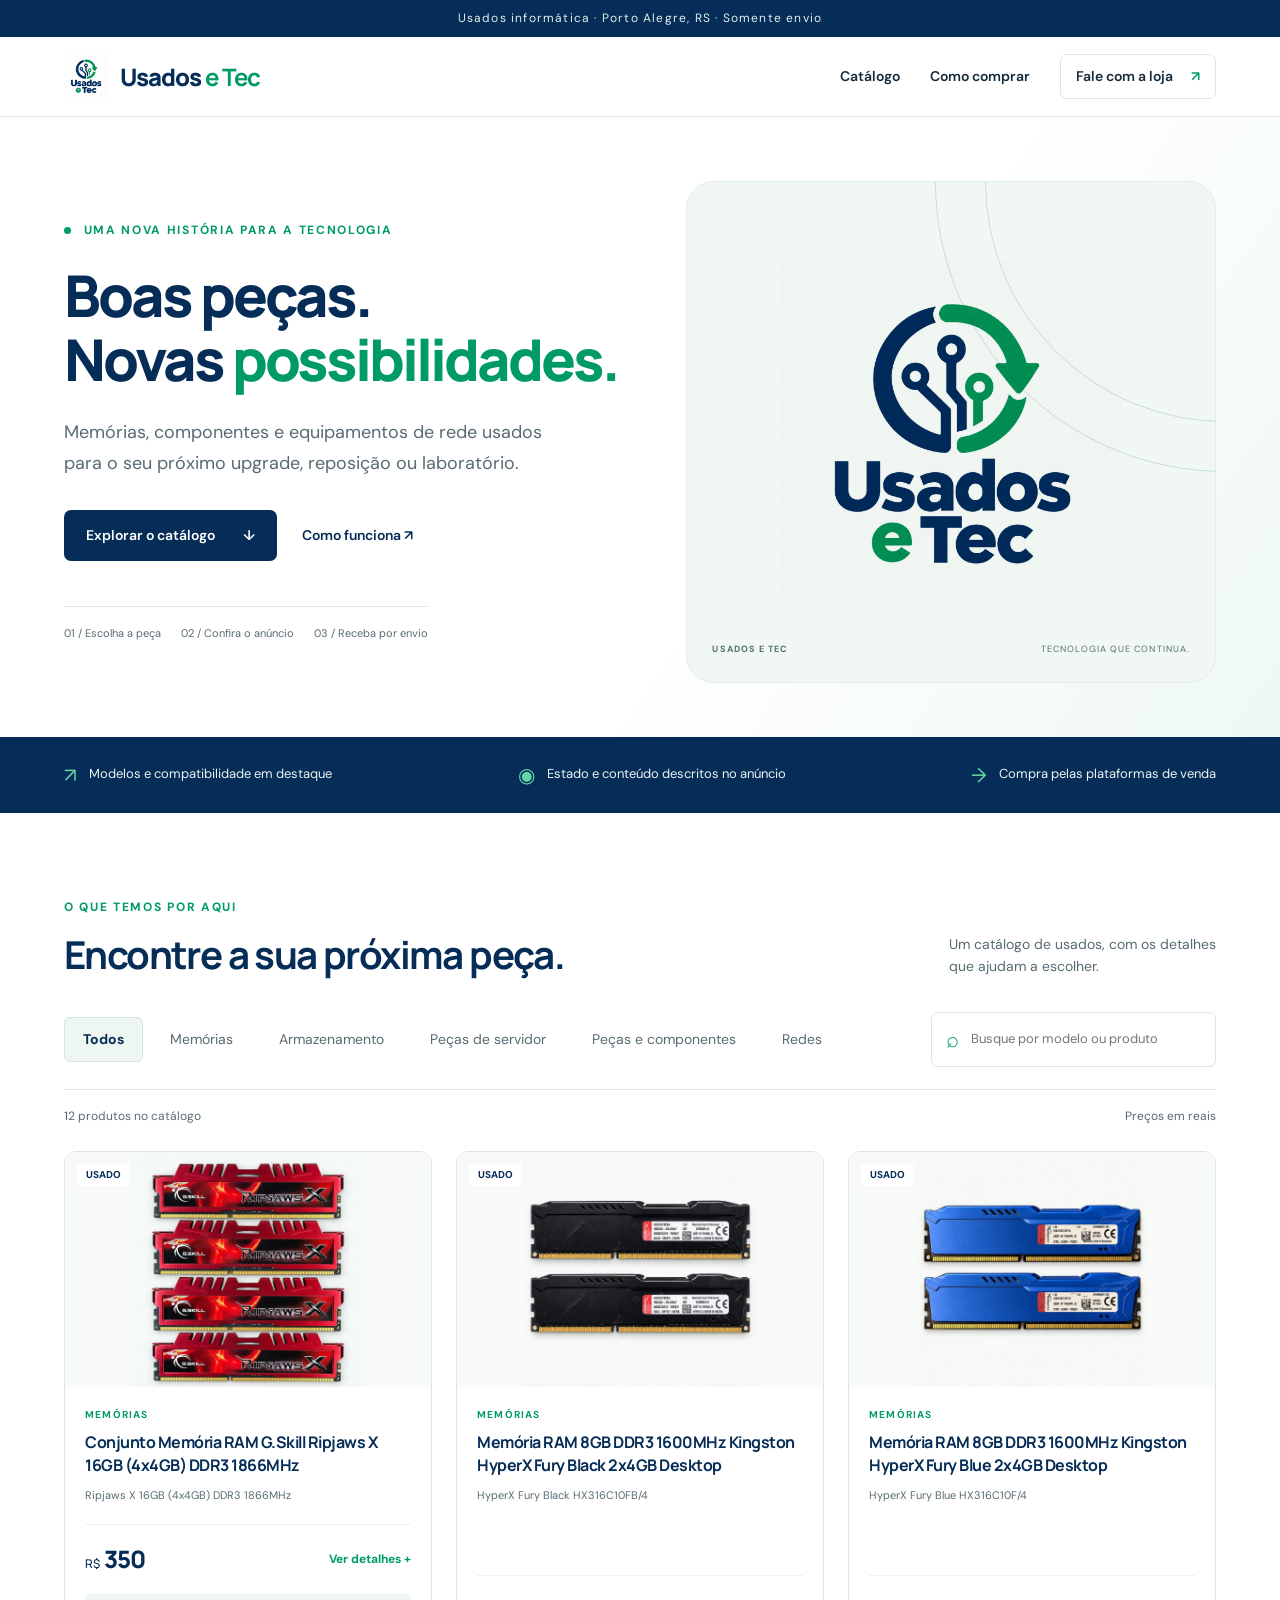
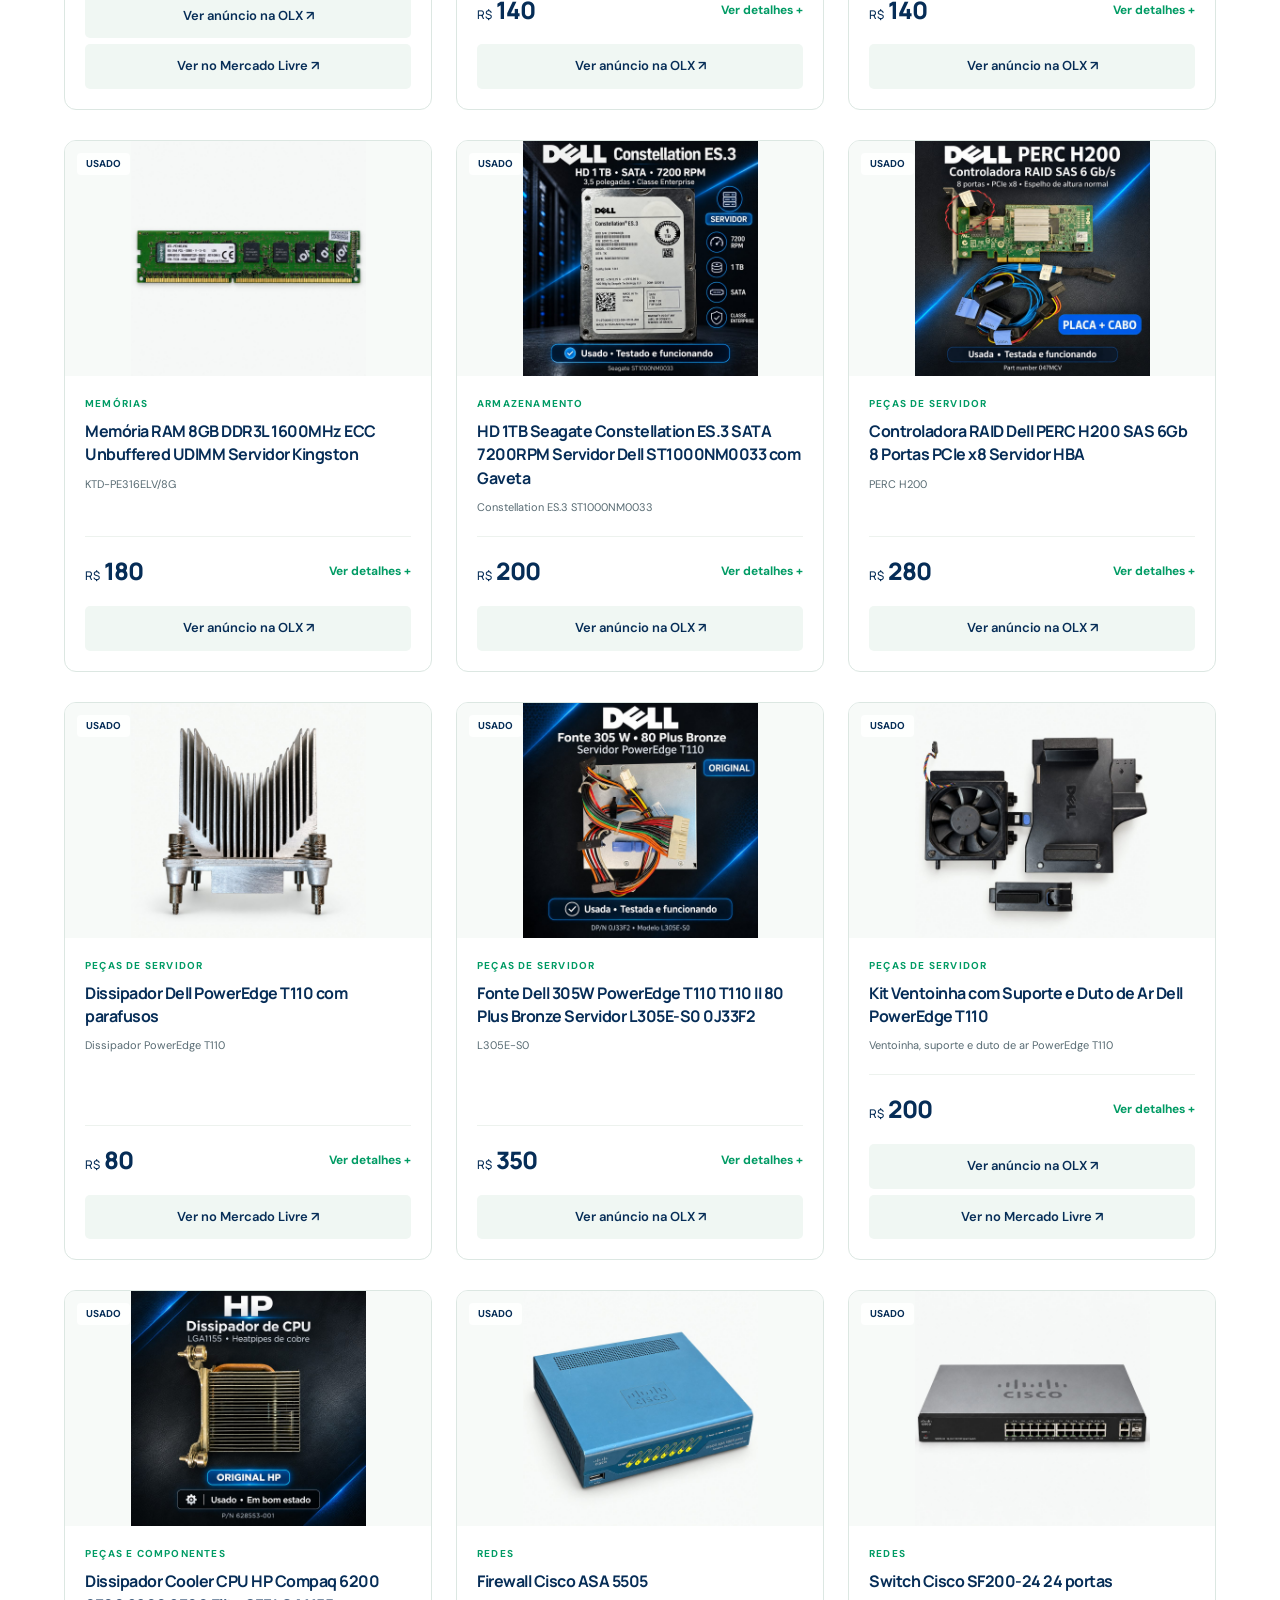
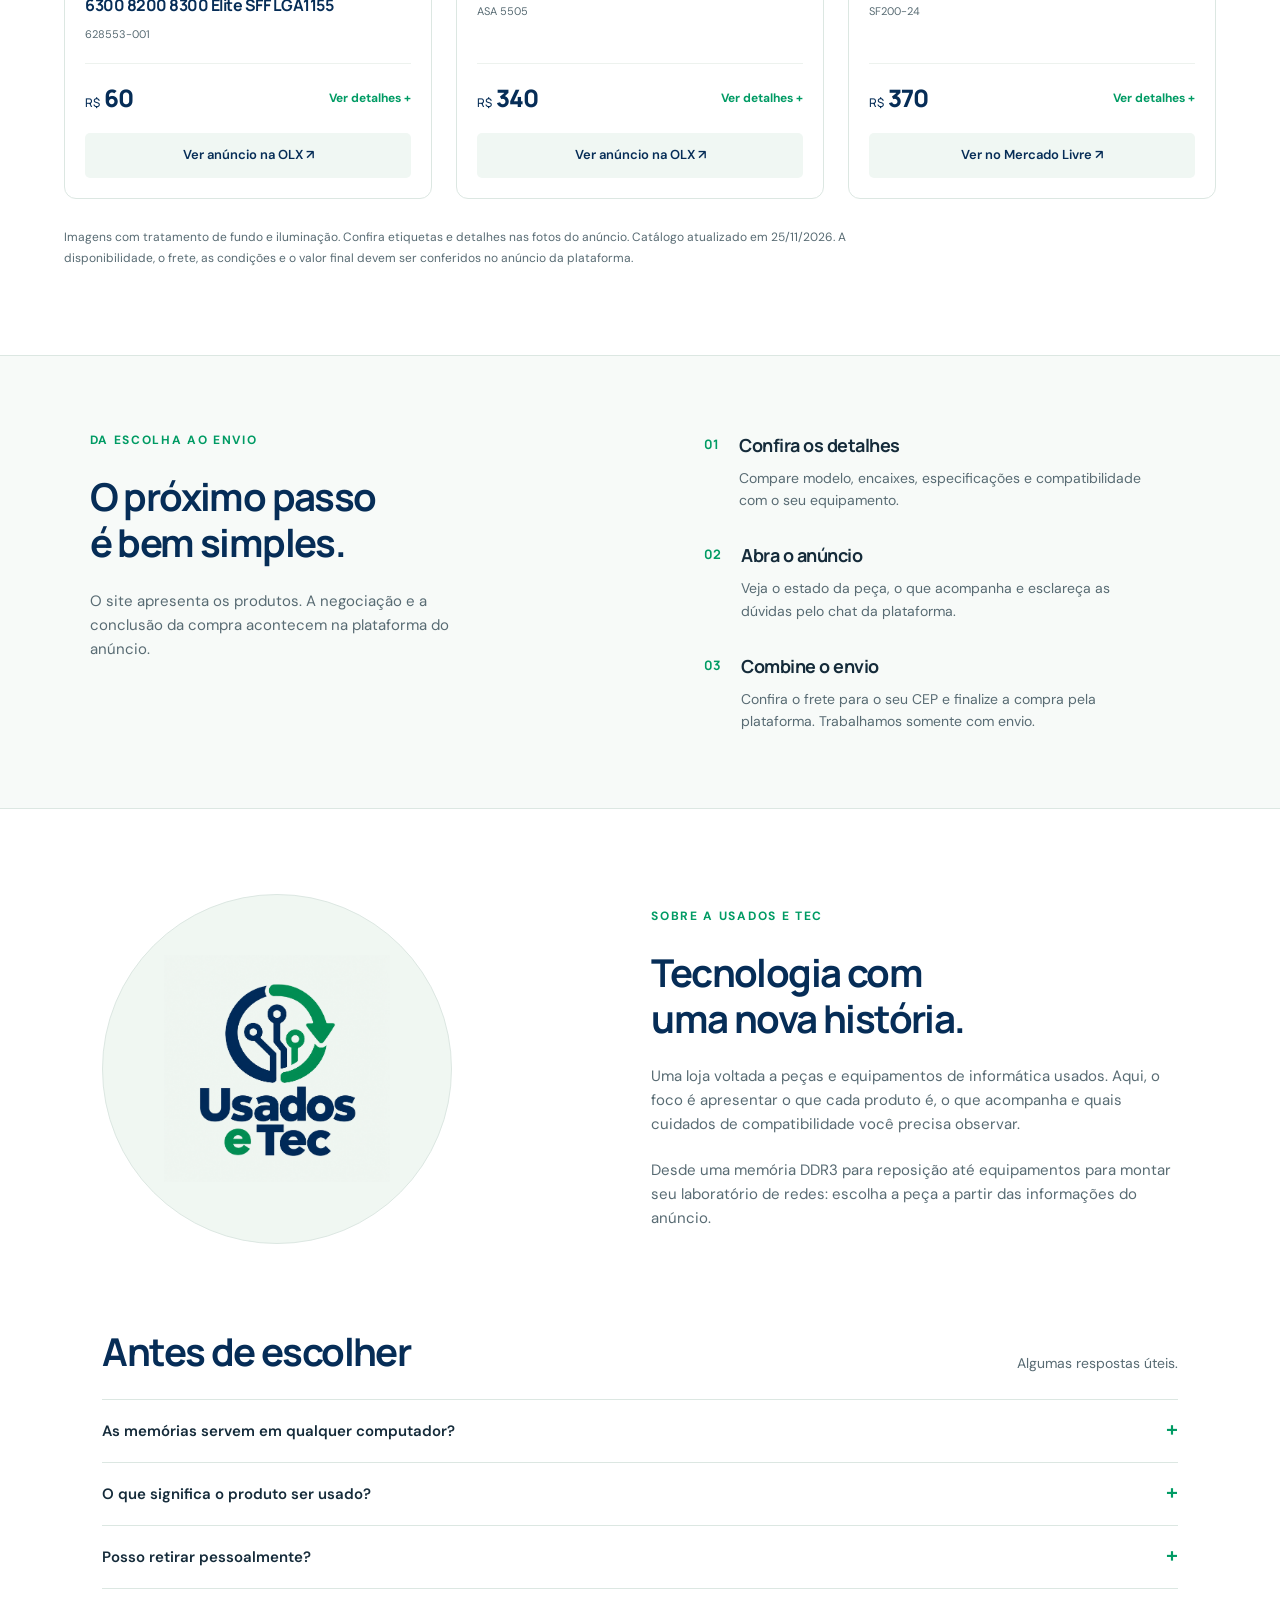
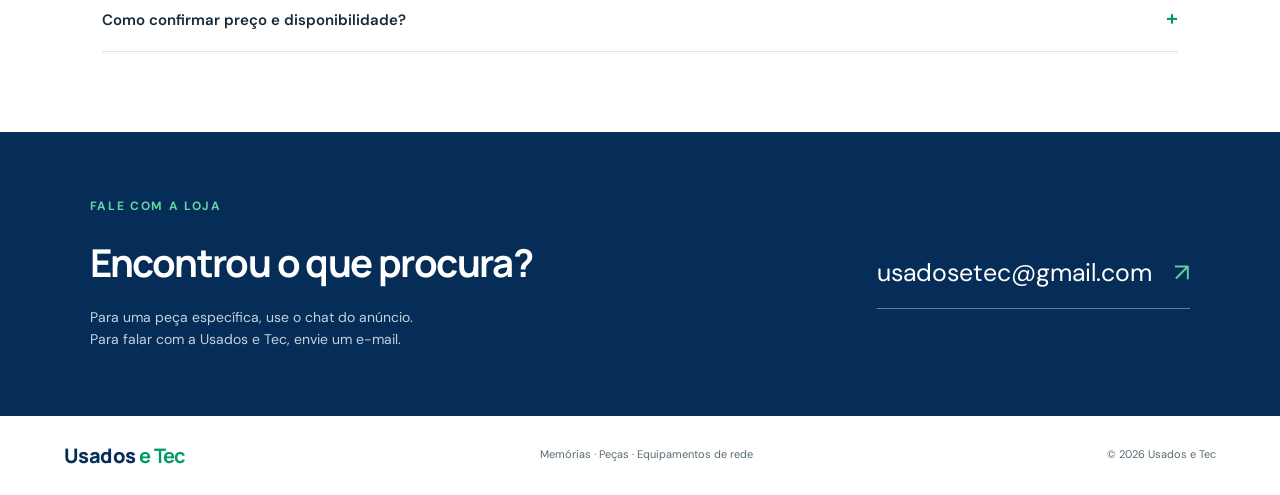
<file: index.html>
<!doctype html>
<html lang="pt-BR"><head><meta charset="utf-8"><meta name="viewport" content="width=device-width,initial-scale=1"><meta name="theme-color" content="#062d57"><title>Usados e Tec — Tecnologia com uma nova história</title><meta name="description" content="Memórias, peças de computador e equipamentos de rede usados. Conheça os produtos da Usados e Tec e veja os anúncios para comprar com envio."><link rel="icon" href="assets/logo.png"><link rel="stylesheet" href="style.css"><link rel="canonical" href="https://usadosetec.com.br/">
<script type="application/ld+json">{"@context": "https://schema.org", "@type": "Store", "name": "Usados e Tec", "url": "https://usadosetec.com.br/", "email": "usadosetec@gmail.com", "description": "Peças de informática, memórias e equipamentos de rede usados. Somente envio.", "address": {"@type": "PostalAddress", "addressLocality": "Porto Alegre", "addressRegion": "RS", "addressCountry": "BR"}}</script>
<script type="application/ld+json">{"@context": "https://schema.org", "@type": "ItemList", "name": "Catálogo Usados e Tec", "itemListElement": [{"@type": "ListItem", "position": 1, "url": "https://usadosetec.com.br/produto/memoria-gskill-ripjaws-x-16gb-4x4gb-ddr3-1866.html", "name": "Conjunto Memória RAM G.Skill Ripjaws X 16GB (4x4GB) DDR3 1866MHz"}, {"@type": "ListItem", "position": 2, "url": "https://usadosetec.com.br/produto/hyperx-fury-preta-2x4gb.html", "name": "Memória RAM 8GB DDR3 1600MHz Kingston HyperX Fury Black 2x4GB Desktop"}, {"@type": "ListItem", "position": 3, "url": "https://usadosetec.com.br/produto/hyperx-fury-azul-2x4gb.html", "name": "Memória RAM 8GB DDR3 1600MHz Kingston HyperX Fury Blue 2x4GB Desktop"}, {"@type": "ListItem", "position": 4, "url": "https://usadosetec.com.br/produto/kingston-ecc-8gb-ktd-pe316elv.html", "name": "Memória RAM 8GB DDR3L 1600MHz ECC Unbuffered UDIMM Servidor Kingston"}, {"@type": "ListItem", "position": 5, "url": "https://usadosetec.com.br/produto/hd-seagate-constellation-es3-1tb.html", "name": "HD 1TB Seagate Constellation ES.3 SATA 7200RPM Servidor Dell ST1000NM0033 com Gaveta"}, {"@type": "ListItem", "position": 6, "url": "https://usadosetec.com.br/produto/controladora-dell-perc-h200.html", "name": "Controladora RAID Dell PERC H200 SAS 6Gb 8 Portas PCIe x8 Servidor HBA"}, {"@type": "ListItem", "position": 7, "url": "https://usadosetec.com.br/produto/dissipador-dell-poweredge-t110.html", "name": "Dissipador Dell PowerEdge T110 com parafusos"}, {"@type": "ListItem", "position": 8, "url": "https://usadosetec.com.br/produto/fonte-dell-l305e-s0.html", "name": "Fonte Dell 305W PowerEdge T110 T110 II 80 Plus Bronze Servidor L305E-S0 0J33F2"}, {"@type": "ListItem", "position": 9, "url": "https://usadosetec.com.br/produto/kit-ventoinha-duto-dell-poweredge-t110.html", "name": "Kit Ventoinha com Suporte e Duto de Ar Dell PowerEdge T110"}, {"@type": "ListItem", "position": 10, "url": "https://usadosetec.com.br/produto/dissipador-hp-628553-001.html", "name": "Dissipador Cooler CPU HP Compaq 6200 6300 8200 8300 Elite SFF LGA1155"}, {"@type": "ListItem", "position": 11, "url": "https://usadosetec.com.br/produto/firewall-cisco-asa-5505.html", "name": "Firewall Cisco ASA 5505"}, {"@type": "ListItem", "position": 12, "url": "https://usadosetec.com.br/produto/switch-cisco-sf200-24.html", "name": "Switch Cisco SF200-24 24 portas"}]}</script>
</head>
<body>
<div class="topline">Usados informática · Porto Alegre, RS · Somente envio</div>
<header><a class="brand" href="#inicio" aria-label="Usados e Tec, início"><img src="assets/logo.png" alt="Logo Usados e Tec"><span>Usados <b>e Tec</b></span></a><nav aria-label="Principal"><a href="#catalogo">Catálogo</a><a href="#como-comprar">Como comprar</a><a href="#contato" class="nav-contact">Fale com a loja <span aria-hidden="true">↗</span></a></nav></header>
<main id="inicio">
<section class="hero"><div class="hero-copy"><p class="eyebrow"><span></span> Uma nova história para a tecnologia</p><h1>Boas peças.<br>Novas <em>possibilidades.</em></h1><p class="lead">Memórias, componentes e equipamentos de rede usados para o seu próximo upgrade, reposição ou laboratório.</p><div class="hero-actions"><a class="button primary" href="#catalogo">Explorar o catálogo <span>↓</span></a><a class="text-link" href="#como-comprar">Como funciona ↗</a></div><div class="hero-foot"><span>01 / Escolha a peça</span><span>02 / Confira o anúncio</span><span>03 / Receba por envio</span></div></div><div class="hero-visual"><div class="orbit orbit-one"></div><div class="orbit orbit-two"></div><img class="hero-logo" src="assets/logo.png" alt="Usados e Tec"><span class="visual-caption">USADOS E TEC <span>TECNOLOGIA QUE CONTINUA.</span></span></div></section>
<div class="principles"><p><span>↗</span> Modelos e compatibilidade em destaque</p><p><span>◉</span> Estado e conteúdo descritos no anúncio</p><p><span>→</span> Compra pelas plataformas de venda</p></div>
<section id="catalogo" class="catalog-section"><div class="section-heading"><div><p class="eyebrow">O que temos por aqui</p><h2>Encontre a sua próxima peça.</h2></div><p>Um catálogo de usados, com os detalhes<br>que ajudam a escolher.</p></div><div class="catalog-controls"><div class="filters" role="group" aria-label="Filtrar por categoria"><button class="active" data-category="Todos" aria-pressed="true">Todos</button><button data-category="Memórias" aria-pressed="false">Memórias</button><button data-category="Armazenamento" aria-pressed="false">Armazenamento</button><button data-category="Peças de servidor" aria-pressed="false">Peças de servidor</button><button data-category="Peças e componentes" aria-pressed="false">Peças e componentes</button><button data-category="Redes" aria-pressed="false">Redes</button></div><label class="search"><span aria-hidden="true">⌕</span><input type="search" id="search" placeholder="Busque por modelo ou produto" aria-label="Buscar produtos"></label></div><div class="results-line"><p id="results" role="status" aria-live="polite">12 produtos no catálogo</p><span>Preços em reais</span></div><div class="product-grid" id="products"><article class="product" data-category="Memórias" data-search="Conjunto Memória RAM G.Skill Ripjaws X 16GB (4x4GB) DDR3 1866MHz Ripjaws X 16GB (4x4GB) DDR3 1866MHz G.Skill  Memórias"><a class="photo-button" href="produto/memoria-gskill-ripjaws-x-16gb-4x4gb-ddr3-1866.html"><img src="assets/produtos/memoria-gskill-ripjaws-x-16gb-4x4gb-ddr3-1866-1.jpg" alt="Conjunto Memória RAM G.Skill Ripjaws X 16GB (4x4GB) DDR3 1866MHz" loading="lazy"><span class="condition">USADO</span></a><div class="product-body"><p class="category">Memórias</p><h3><a href="produto/memoria-gskill-ripjaws-x-16gb-4x4gb-ddr3-1866.html">Conjunto Memória RAM G.Skill Ripjaws X 16GB (4x4GB) DDR3 1866MHz</a></h3><p class="model">Ripjaws X 16GB (4x4GB) DDR3 1866MHz</p><div class="card-bottom"><span class="price"><small>R$</small>350</span><a class="details-button" href="produto/memoria-gskill-ripjaws-x-16gb-4x4gb-ddr3-1866.html">Ver detalhes +</a></div><a class="ad-link" href="https://www.olx.com.br/vi/1551239840" target="_blank" rel="noopener">Ver anúncio na OLX ↗</a><a class="ad-link" href="https://produto.mercadolivre.com.br/MLB-5433893897" target="_blank" rel="noopener">Ver no Mercado Livre ↗</a></div></article><article class="product" data-category="Memórias" data-search="Memória RAM 8GB DDR3 1600MHz Kingston HyperX Fury Black 2x4GB Desktop HyperX Fury Black HX316C10FB/4 Kingston HX316C10FB/4 Memórias"><a class="photo-button" href="produto/hyperx-fury-preta-2x4gb.html"><img src="assets/produtos/hyperx-fury-preta-2x4gb-1.jpg" alt="Memória RAM 8GB DDR3 1600MHz Kingston HyperX Fury Black 2x4GB Desktop" loading="lazy"><span class="condition">USADO</span></a><div class="product-body"><p class="category">Memórias</p><h3><a href="produto/hyperx-fury-preta-2x4gb.html">Memória RAM 8GB DDR3 1600MHz Kingston HyperX Fury Black 2x4GB Desktop</a></h3><p class="model">HyperX Fury Black HX316C10FB/4</p><div class="card-bottom"><span class="price"><small>R$</small>140</span><a class="details-button" href="produto/hyperx-fury-preta-2x4gb.html">Ver detalhes +</a></div><a class="ad-link" href="https://www.olx.com.br/vi/1551238916" target="_blank" rel="noopener">Ver anúncio na OLX ↗</a></div></article><article class="product" data-category="Memórias" data-search="Memória RAM 8GB DDR3 1600MHz Kingston HyperX Fury Blue 2x4GB Desktop HyperX Fury Blue HX316C10F/4 Kingston HX316C10F/4 Memórias"><a class="photo-button" href="produto/hyperx-fury-azul-2x4gb.html"><img src="assets/produtos/hyperx-fury-azul-2x4gb-1.jpg" alt="Memória RAM 8GB DDR3 1600MHz Kingston HyperX Fury Blue 2x4GB Desktop" loading="lazy"><span class="condition">USADO</span></a><div class="product-body"><p class="category">Memórias</p><h3><a href="produto/hyperx-fury-azul-2x4gb.html">Memória RAM 8GB DDR3 1600MHz Kingston HyperX Fury Blue 2x4GB Desktop</a></h3><p class="model">HyperX Fury Blue HX316C10F/4</p><div class="card-bottom"><span class="price"><small>R$</small>140</span><a class="details-button" href="produto/hyperx-fury-azul-2x4gb.html">Ver detalhes +</a></div><a class="ad-link" href="https://www.olx.com.br/vi/1551242463" target="_blank" rel="noopener">Ver anúncio na OLX ↗</a></div></article><article class="product" data-category="Memórias" data-search="Memória RAM 8GB DDR3L 1600MHz ECC Unbuffered UDIMM Servidor Kingston KTD-PE316ELV/8G Kingston KTD-PE316ELV/8G Memórias"><a class="photo-button" href="produto/kingston-ecc-8gb-ktd-pe316elv.html"><img src="assets/produtos/kingston-ecc-8gb-ktd-pe316elv-1.jpg" alt="Memória RAM 8GB DDR3L 1600MHz ECC Unbuffered UDIMM Servidor Kingston" loading="lazy"><span class="condition">USADO</span></a><div class="product-body"><p class="category">Memórias</p><h3><a href="produto/kingston-ecc-8gb-ktd-pe316elv.html">Memória RAM 8GB DDR3L 1600MHz ECC Unbuffered UDIMM Servidor Kingston</a></h3><p class="model">KTD-PE316ELV/8G</p><div class="card-bottom"><span class="price"><small>R$</small>180</span><a class="details-button" href="produto/kingston-ecc-8gb-ktd-pe316elv.html">Ver detalhes +</a></div><a class="ad-link" href="https://www.olx.com.br/vi/1551113189" target="_blank" rel="noopener">Ver anúncio na OLX ↗</a></div></article><article class="product" data-category="Armazenamento" data-search="HD 1TB Seagate Constellation ES.3 SATA 7200RPM Servidor Dell ST1000NM0033 com Gaveta Constellation ES.3 ST1000NM0033 Seagate ST1000NM0033 Armazenamento"><a class="photo-button" href="produto/hd-seagate-constellation-es3-1tb.html"><img src="assets/produtos/hd-seagate-constellation-es3-1tb-1.jpg" alt="HD 1TB Seagate Constellation ES.3 SATA 7200RPM Servidor Dell ST1000NM0033 com Gaveta" loading="lazy"><span class="condition">USADO</span></a><div class="product-body"><p class="category">Armazenamento</p><h3><a href="produto/hd-seagate-constellation-es3-1tb.html">HD 1TB Seagate Constellation ES.3 SATA 7200RPM Servidor Dell ST1000NM0033 com Gaveta</a></h3><p class="model">Constellation ES.3 ST1000NM0033</p><div class="card-bottom"><span class="price"><small>R$</small>200</span><a class="details-button" href="produto/hd-seagate-constellation-es3-1tb.html">Ver detalhes +</a></div><a class="ad-link" href="https://www.olx.com.br/vi/1555475109" target="_blank" rel="noopener">Ver anúncio na OLX ↗</a></div></article><article class="product" data-category="Peças de servidor" data-search="Controladora RAID Dell PERC H200 SAS 6Gb 8 Portas PCIe x8 Servidor HBA PERC H200 Dell 047MCV Peças de servidor"><a class="photo-button" href="produto/controladora-dell-perc-h200.html"><img src="assets/produtos/controladora-dell-perc-h200-1.jpg" alt="Controladora RAID Dell PERC H200 SAS 6Gb 8 Portas PCIe x8 Servidor HBA" loading="lazy"><span class="condition">USADO</span></a><div class="product-body"><p class="category">Peças de servidor</p><h3><a href="produto/controladora-dell-perc-h200.html">Controladora RAID Dell PERC H200 SAS 6Gb 8 Portas PCIe x8 Servidor HBA</a></h3><p class="model">PERC H200</p><div class="card-bottom"><span class="price"><small>R$</small>280</span><a class="details-button" href="produto/controladora-dell-perc-h200.html">Ver detalhes +</a></div><a class="ad-link" href="https://www.olx.com.br/vi/1553845731" target="_blank" rel="noopener">Ver anúncio na OLX ↗</a></div></article><article class="product" data-category="Peças de servidor" data-search="Dissipador Dell PowerEdge T110 com parafusos Dissipador PowerEdge T110 Dell  Peças de servidor"><a class="photo-button" href="produto/dissipador-dell-poweredge-t110.html"><img src="assets/produtos/dissipador-dell-poweredge-t110-1.jpg" alt="Dissipador Dell PowerEdge T110 com parafusos" loading="lazy"><span class="condition">USADO</span></a><div class="product-body"><p class="category">Peças de servidor</p><h3><a href="produto/dissipador-dell-poweredge-t110.html">Dissipador Dell PowerEdge T110 com parafusos</a></h3><p class="model">Dissipador PowerEdge T110</p><div class="card-bottom"><span class="price"><small>R$</small>80</span><a class="details-button" href="produto/dissipador-dell-poweredge-t110.html">Ver detalhes +</a></div><a class="ad-link" href="https://produto.mercadolivre.com.br/MLB-7855555522" target="_blank" rel="noopener">Ver no Mercado Livre ↗</a></div></article><article class="product" data-category="Peças de servidor" data-search="Fonte Dell 305W PowerEdge T110 T110 II 80 Plus Bronze Servidor L305E-S0 0J33F2 L305E-S0 Dell 0J33F2 Peças de servidor"><a class="photo-button" href="produto/fonte-dell-l305e-s0.html"><img src="assets/produtos/fonte-dell-l305e-s0-1.jpg" alt="Fonte Dell 305W PowerEdge T110 T110 II 80 Plus Bronze Servidor L305E-S0 0J33F2" loading="lazy"><span class="condition">USADO</span></a><div class="product-body"><p class="category">Peças de servidor</p><h3><a href="produto/fonte-dell-l305e-s0.html">Fonte Dell 305W PowerEdge T110 T110 II 80 Plus Bronze Servidor L305E-S0 0J33F2</a></h3><p class="model">L305E-S0</p><div class="card-bottom"><span class="price"><small>R$</small>350</span><a class="details-button" href="produto/fonte-dell-l305e-s0.html">Ver detalhes +</a></div><a class="ad-link" href="https://www.olx.com.br/vi/1553847389" target="_blank" rel="noopener">Ver anúncio na OLX ↗</a></div></article><article class="product" data-category="Peças de servidor" data-search="Kit Ventoinha com Suporte e Duto de Ar Dell PowerEdge T110 Ventoinha, suporte e duto de ar PowerEdge T110 Dell  Peças de servidor"><a class="photo-button" href="produto/kit-ventoinha-duto-dell-poweredge-t110.html"><img src="assets/produtos/kit-ventoinha-duto-dell-poweredge-t110-1.jpg" alt="Kit Ventoinha com Suporte e Duto de Ar Dell PowerEdge T110" loading="lazy"><span class="condition">USADO</span></a><div class="product-body"><p class="category">Peças de servidor</p><h3><a href="produto/kit-ventoinha-duto-dell-poweredge-t110.html">Kit Ventoinha com Suporte e Duto de Ar Dell PowerEdge T110</a></h3><p class="model">Ventoinha, suporte e duto de ar PowerEdge T110</p><div class="card-bottom"><span class="price"><small>R$</small>200</span><a class="details-button" href="produto/kit-ventoinha-duto-dell-poweredge-t110.html">Ver detalhes +</a></div><a class="ad-link" href="https://www.olx.com.br/vi/1551110392" target="_blank" rel="noopener">Ver anúncio na OLX ↗</a><a class="ad-link" href="https://produto.mercadolivre.com.br/MLB-7855570958" target="_blank" rel="noopener">Ver no Mercado Livre ↗</a></div></article><article class="product" data-category="Peças e componentes" data-search="Dissipador Cooler CPU HP Compaq 6200 6300 8200 8300 Elite SFF LGA1155 628553-001 HP 628553-001 Peças e componentes"><a class="photo-button" href="produto/dissipador-hp-628553-001.html"><img src="assets/produtos/dissipador-hp-628553-001-1.jpg" alt="Dissipador Cooler CPU HP Compaq 6200 6300 8200 8300 Elite SFF LGA1155" loading="lazy"><span class="condition">USADO</span></a><div class="product-body"><p class="category">Peças e componentes</p><h3><a href="produto/dissipador-hp-628553-001.html">Dissipador Cooler CPU HP Compaq 6200 6300 8200 8300 Elite SFF LGA1155</a></h3><p class="model">628553-001</p><div class="card-bottom"><span class="price"><small>R$</small>60</span><a class="details-button" href="produto/dissipador-hp-628553-001.html">Ver detalhes +</a></div><a class="ad-link" href="https://www.olx.com.br/vi/1553870075" target="_blank" rel="noopener">Ver anúncio na OLX ↗</a></div></article><article class="product" data-category="Redes" data-search="Firewall Cisco ASA 5505 ASA 5505 Cisco ASA5505 Redes"><a class="photo-button" href="produto/firewall-cisco-asa-5505.html"><img src="assets/produtos/firewall-cisco-asa-5505-1.jpg" alt="Firewall Cisco ASA 5505" loading="lazy"><span class="condition">USADO</span></a><div class="product-body"><p class="category">Redes</p><h3><a href="produto/firewall-cisco-asa-5505.html">Firewall Cisco ASA 5505</a></h3><p class="model">ASA 5505</p><div class="card-bottom"><span class="price"><small>R$</small>340</span><a class="details-button" href="produto/firewall-cisco-asa-5505.html">Ver detalhes +</a></div><a class="ad-link" href="https://www.olx.com.br/vi/1551140521" target="_blank" rel="noopener">Ver anúncio na OLX ↗</a></div></article><article class="product" data-category="Redes" data-search="Switch Cisco SF200-24 24 portas SF200-24 Cisco SF200-24 Redes"><a class="photo-button" href="produto/switch-cisco-sf200-24.html"><img src="assets/produtos/switch-cisco-sf200-24-1.jpg" alt="Switch Cisco SF200-24 24 portas" loading="lazy"><span class="condition">USADO</span></a><div class="product-body"><p class="category">Redes</p><h3><a href="produto/switch-cisco-sf200-24.html">Switch Cisco SF200-24 24 portas</a></h3><p class="model">SF200-24</p><div class="card-bottom"><span class="price"><small>R$</small>370</span><a class="details-button" href="produto/switch-cisco-sf200-24.html">Ver detalhes +</a></div><a class="ad-link" href="https://produto.mercadolivre.com.br/MLB-5433871501" target="_blank" rel="noopener">Ver no Mercado Livre ↗</a></div></article></div><p class="catalog-note">Imagens com tratamento de fundo e iluminação. Confira etiquetas e detalhes nas fotos do anúncio. Catálogo atualizado em 25/11/2026. A disponibilidade, o frete, as condições e o valor final devem ser conferidos no anúncio da plataforma.</p></section>
<section class="how-section" id="como-comprar"><div><p class="eyebrow">Da escolha ao envio</p><h2>O próximo passo<br>é bem simples.</h2><p>O site apresenta os produtos. A negociação e a conclusão da compra acontecem na plataforma do anúncio.</p></div><ol><li><span>01</span><div><h3>Confira os detalhes</h3><p>Compare modelo, encaixes, especificações e compatibilidade com o seu equipamento.</p></div></li><li><span>02</span><div><h3>Abra o anúncio</h3><p>Veja o estado da peça, o que acompanha e esclareça as dúvidas pelo chat da plataforma.</p></div></li><li><span>03</span><div><h3>Combine o envio</h3><p>Confira o frete para o seu CEP e finalize a compra pela plataforma. Trabalhamos somente com envio.</p></div></li></ol></section>
<section class="about"><div class="about-mark"><img src="assets/logo.png" alt="Marca Usados e Tec" loading="lazy"></div><div><p class="eyebrow">Sobre a Usados e Tec</p><h2>Tecnologia com<br>uma nova história.</h2><p>Uma loja voltada a peças e equipamentos de informática usados. Aqui, o foco é apresentar o que cada produto é, o que acompanha e quais cuidados de compatibilidade você precisa observar.</p><p>Desde uma memória DDR3 para reposição até equipamentos para montar seu laboratório de redes: escolha a peça a partir das informações do anúncio.</p></div></section>
<section class="faq"><div class="section-heading"><h2>Antes de escolher</h2><p>Algumas respostas úteis.</p></div><details><summary>As memórias servem em qualquer computador?</summary><p>Não. Confira o padrão DDR, formato, capacidade, tensão e suporte da placa-mãe e do processador. Módulos ECC UDIMM exigem equipamentos compatíveis e não substituem automaticamente memórias comuns ou RDIMM.</p></details><details><summary>O que significa o produto ser usado?</summary><p>As peças podem apresentar marcas de uso. O estado, os testes informados e o conteúdo de cada kit estão descritos nos anúncios. Confira essas informações e tire dúvidas antes de comprar.</p></details><details><summary>Posso retirar pessoalmente?</summary><p>A loja trabalha somente com envio. Veja as opções e o custo de frete na plataforma do anúncio.</p></details><details><summary>Como confirmar preço e disponibilidade?</summary><p>Abra o anúncio do produto para consultar as condições atuais. O catálogo é uma apresentação dos itens e pode levar algum tempo para refletir uma venda ou alteração de preço.</p></details></section>
<section class="contact" id="contato"><div><p class="eyebrow">Fale com a loja</p><h2>Encontrou o que procura?</h2><p>Para uma peça específica, use o chat do anúncio.<br>Para falar com a Usados e Tec, envie um e-mail.</p></div><a href="mailto:usadosetec@gmail.com">usadosetec@gmail.com <span>↗</span></a></section>
</main><footer><a class="footer-brand" href="#inicio">Usados <b>e Tec</b></a><p>Memórias · Peças · Equipamentos de rede</p><span>© 2026 Usados e Tec</span></footer>
<script src="app.js"></script></body></html>
</file>
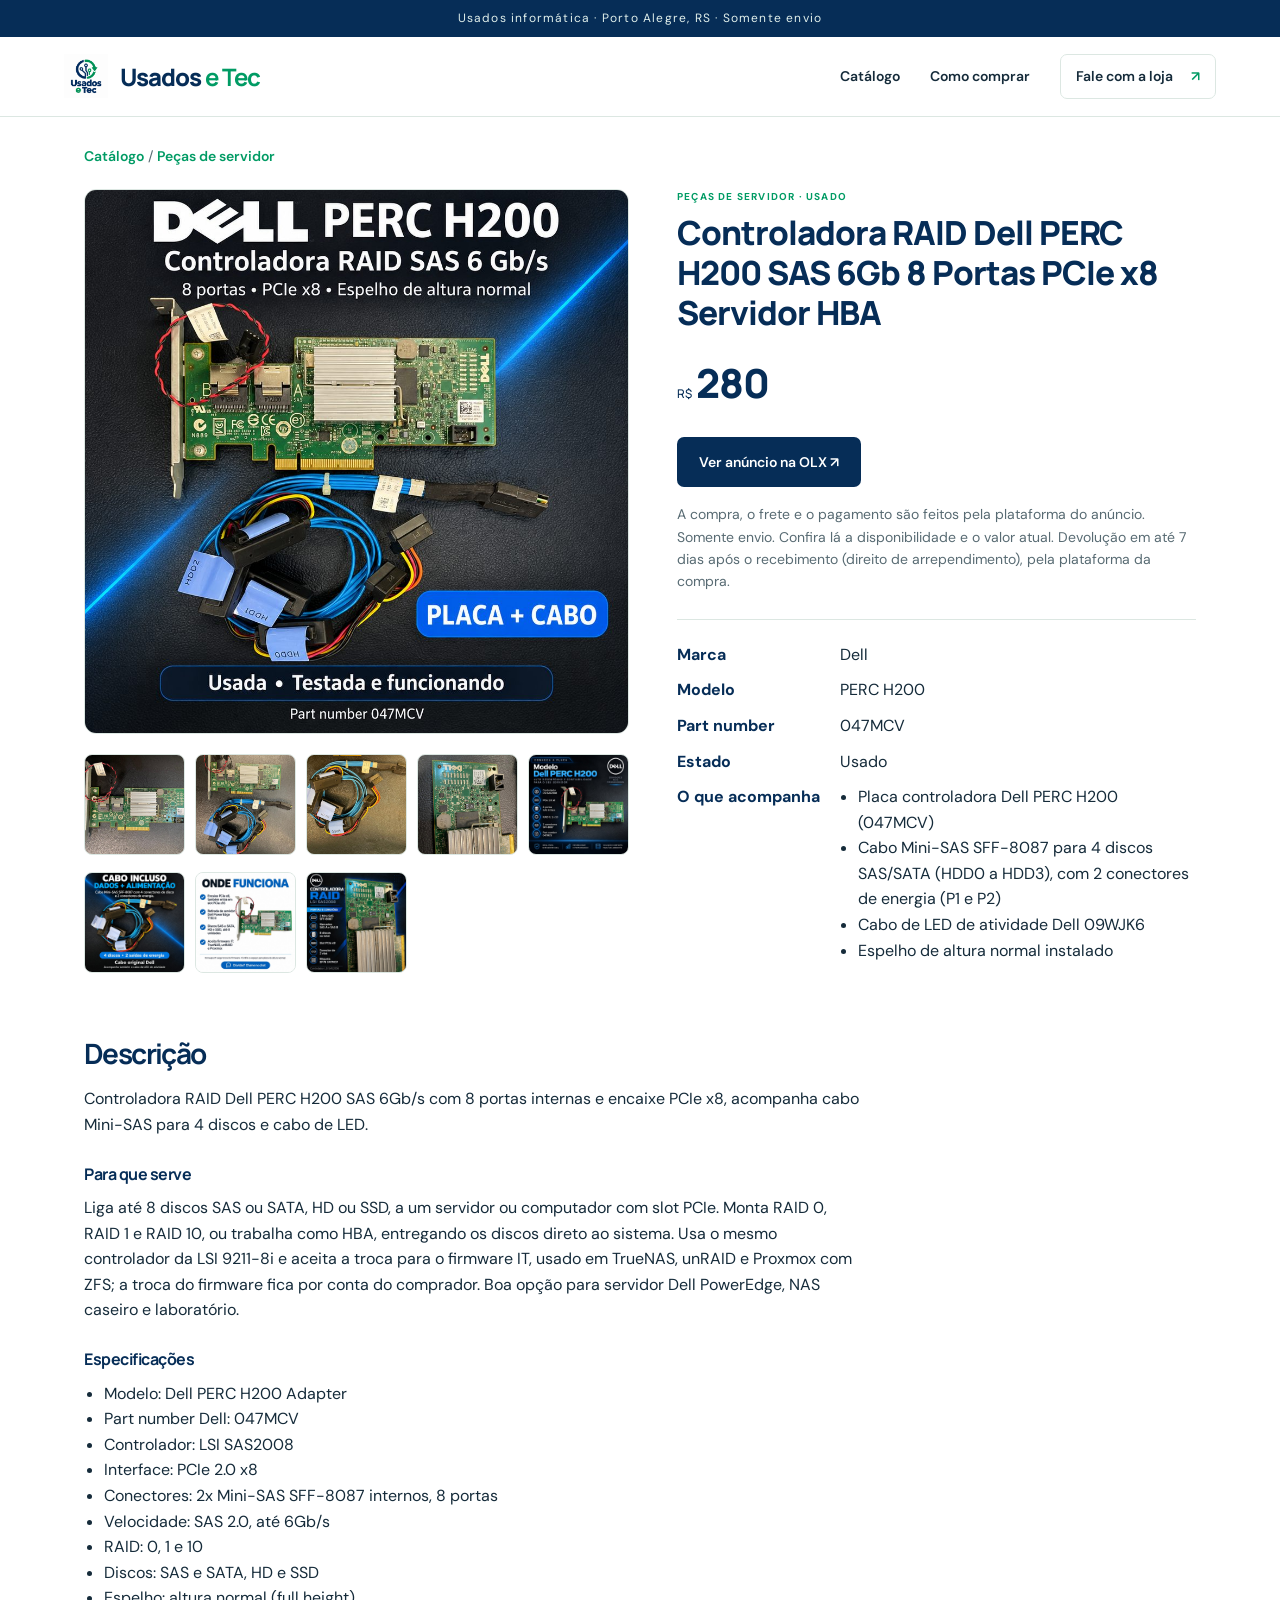
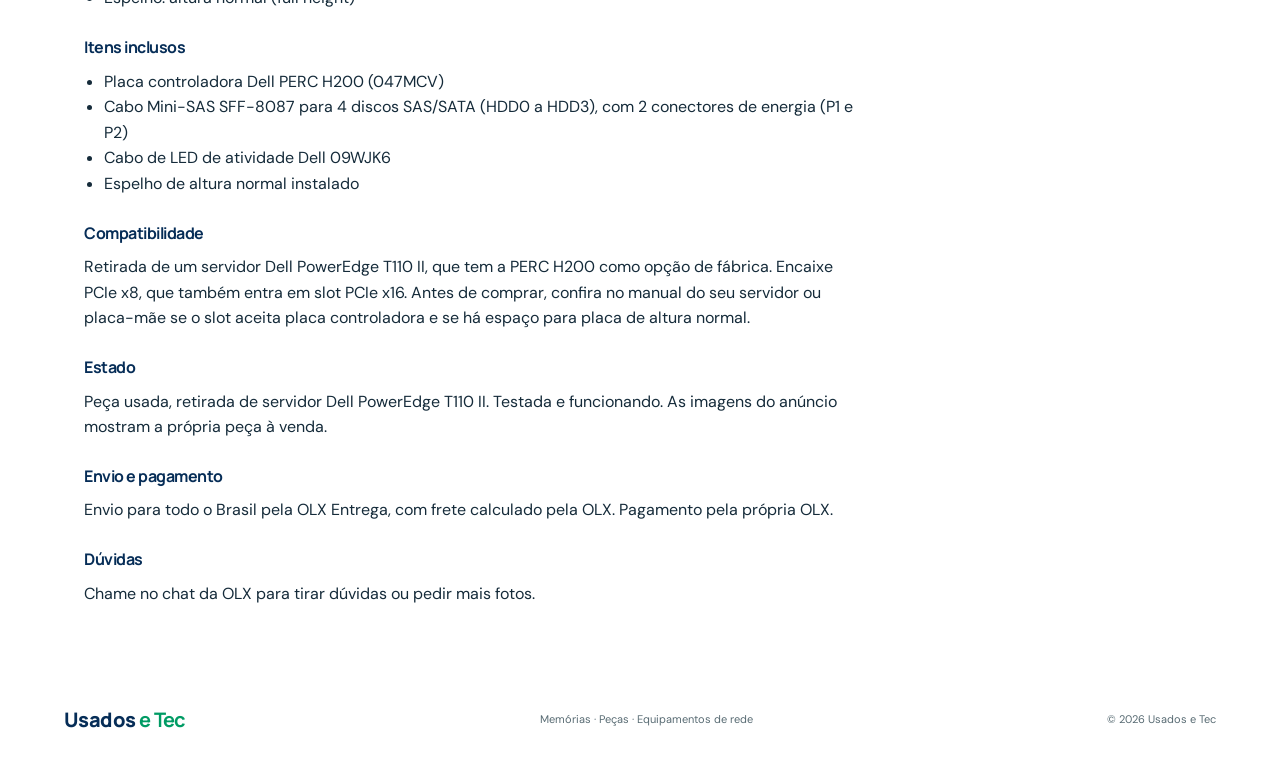
<file: produto/controladora-dell-perc-h200.html>
<!doctype html>
<html lang="pt-BR"><head><meta charset="utf-8"><meta name="viewport" content="width=device-width,initial-scale=1"><meta name="theme-color" content="#062d57">
<title>Controladora RAID Dell PERC H200 SAS 6Gb 8 Portas PCIe x8 Servidor HBA | Usados e Tec</title>
<meta name="description" content="Controladora RAID Dell PERC H200 SAS 6Gb/s com 8 portas internas e encaixe PCIe x8, acompanha cabo Mini-SAS para 4 discos e cabo de LED. PARA QUE SERVE: Li">
<link rel="canonical" href="https://usadosetec.com.br/produto/controladora-dell-perc-h200.html">
<meta property="og:type" content="product"><meta property="og:title" content="Controladora RAID Dell PERC H200 SAS 6Gb 8 Portas PCIe x8 Servidor HBA"><meta property="og:description" content="Controladora RAID Dell PERC H200 SAS 6Gb/s com 8 portas internas e encaixe PCIe x8, acompanha cabo Mini-SAS para 4 discos e cabo de LED. PARA QUE SERVE: Li"><meta property="og:image" content="https://usadosetec.com.br/assets/produtos/controladora-dell-perc-h200-1.jpg"><meta property="og:url" content="https://usadosetec.com.br/produto/controladora-dell-perc-h200.html">
<meta property="product:price:amount" content="280.00"><meta property="product:price:currency" content="BRL"><meta property="product:condition" content="used"><meta property="product:availability" content="in stock">
<link rel="icon" href="../assets/logo.png"><link rel="stylesheet" href="../style.css">
<script type="application/ld+json">{"@context": "https://schema.org", "@type": "Product", "name": "Controladora RAID Dell PERC H200 SAS 6Gb 8 Portas PCIe x8 Servidor HBA", "description": "Controladora RAID Dell PERC H200 SAS 6Gb/s com 8 portas internas e encaixe PCIe x8, acompanha cabo Mini-SAS para 4 discos e cabo de LED. PARA QUE SERVE: Liga até 8 discos SAS ou SATA, HD ou SSD, a um servidor ou computador com slot PCIe. Monta RAID 0, RAID 1 e RAID 10, ou trabalha como HBA, entregando os discos direto ao sistema. Usa o mesmo controlador da LSI 9211-8i e aceita a troca para o firmware IT, usado em TrueNAS, unRAID e Proxmox com ZFS; a troca do firmware fica por conta do comprador. Boa opção para servidor Dell PowerEdge, NAS caseiro e laboratório. ESPECIFICAÇÕES: Modelo: Dell PERC H200 Adapter Part number Dell: 047MCV Controlador: LSI SAS2008 Interface: PCIe 2.0 x8 Conectores: 2x Mini-SAS SFF-8087 internos, 8 portas Velocidade: SAS 2.0, até 6Gb/s RAID: 0, 1 e 10 Discos: SAS e SATA, HD e SSD Espelho: altura normal (full height) ITENS INCLUSOS: Placa controladora Dell PERC H200 (047MCV) Cabo Mini-SAS SFF-8087 para 4 discos SAS/SATA (HDD0 a HDD3), com 2 conectores de energia (P1 e P2) Cabo de LED de atividade Dell 09WJK6 Espelho de altura normal instalado COMPATIBILIDADE: Retirada de um servidor Dell PowerEdge T110 II, que tem a PERC H200 como opção de fábrica. Encaixe PCIe x8, que também entra em slot PCIe x16. Antes de comprar, confira no manual do seu servidor ou placa-mãe se o slot aceita placa controladora e se há espaço para placa de altura normal. ESTADO: Peça usada, retirada de servidor Dell PowerEdge T110 II. Testada e funcionando. As imagens do anúncio mostram a própria peça à venda. ENVIO E PAGAMENTO: Envio para todo o Brasil pela OLX Entrega, com frete calculado pela OLX. Pagamento pela própria OLX. DÚVIDAS: Chame no chat da OLX para tirar dúvidas ou pedir mais fotos.", "image": ["https://usadosetec.com.br/assets/produtos/controladora-dell-perc-h200-1.jpg", "https://usadosetec.com.br/assets/produtos/controladora-dell-perc-h200-2.jpg", "https://usadosetec.com.br/assets/produtos/controladora-dell-perc-h200-3.jpg", "https://usadosetec.com.br/assets/produtos/controladora-dell-perc-h200-4.jpg", "https://usadosetec.com.br/assets/produtos/controladora-dell-perc-h200-5.jpg", "https://usadosetec.com.br/assets/produtos/controladora-dell-perc-h200-6.jpg", "https://usadosetec.com.br/assets/produtos/controladora-dell-perc-h200-7.jpg", "https://usadosetec.com.br/assets/produtos/controladora-dell-perc-h200-8.jpg", "https://usadosetec.com.br/assets/produtos/controladora-dell-perc-h200-9.jpg"], "sku": "2026-11-16-controladora-dell-perc-h200", "category": "Peças de servidor", "offers": {"@type": "Offer", "url": "https://usadosetec.com.br/produto/controladora-dell-perc-h200.html", "priceCurrency": "BRL", "price": "280.00", "validFrom": "2026-11-25", "priceValidUntil": "2027-01-24", "availability": "https://schema.org/InStock", "itemCondition": "https://schema.org/UsedCondition", "seller": {"@type": "Organization", "name": "Usados e Tec"}, "hasMerchantReturnPolicy": {"@type": "MerchantReturnPolicy", "applicableCountry": "BR", "returnPolicyCategory": "https://schema.org/MerchantReturnFiniteReturnWindow", "merchantReturnDays": 7, "returnMethod": "https://schema.org/ReturnByMail", "returnFees": "https://schema.org/FreeReturn"}}, "brand": {"@type": "Brand", "name": "Dell"}, "mpn": "047MCV"}</script>
<script type="application/ld+json">{"@context": "https://schema.org", "@type": "BreadcrumbList", "itemListElement": [{"@type": "ListItem", "position": 1, "name": "Catálogo", "item": "https://usadosetec.com.br/"}, {"@type": "ListItem", "position": 2, "name": "Peças de servidor", "item": "https://usadosetec.com.br/?categoria=pecas-de-servidor"}, {"@type": "ListItem", "position": 3, "name": "Controladora RAID Dell PERC H200 SAS 6Gb 8 Portas PCIe x8 Servidor HBA", "item": "https://usadosetec.com.br/produto/controladora-dell-perc-h200.html"}]}</script>
</head>
<body>
<div class="topline">Usados informática · Porto Alegre, RS · Somente envio</div>
<header><a class="brand" href="../index.html" aria-label="Usados e Tec, início"><img src="../assets/logo.png" alt="Logo Usados e Tec"><span>Usados <b>e Tec</b></span></a><nav aria-label="Principal"><a href="../index.html#catalogo">Catálogo</a><a href="../index.html#como-comprar">Como comprar</a><a href="../index.html#contato" class="nav-contact">Fale com a loja <span aria-hidden="true">↗</span></a></nav></header>
<main class="product-page">
<p class="crumbs"><a href="../index.html#catalogo">Catálogo</a> / <a href="../index.html?categoria=pecas-de-servidor#catalogo">Peças de servidor</a></p>
<div class="pp-grid">
<div class="pp-photos"><img class="pp-main" src="../assets/produtos/controladora-dell-perc-h200-1.jpg" alt="Controladora RAID Dell PERC H200 SAS 6Gb 8 Portas PCIe x8 Servidor HBA"><div class="pp-thumbs"><a href="../assets/produtos/controladora-dell-perc-h200-2.jpg" target="_blank"><img src="../assets/produtos/controladora-dell-perc-h200-2.jpg" alt="Controladora RAID Dell PERC H200 SAS 6Gb 8 Portas PCIe x8 Servidor HBA, foto 2" loading="lazy"></a><a href="../assets/produtos/controladora-dell-perc-h200-3.jpg" target="_blank"><img src="../assets/produtos/controladora-dell-perc-h200-3.jpg" alt="Controladora RAID Dell PERC H200 SAS 6Gb 8 Portas PCIe x8 Servidor HBA, foto 3" loading="lazy"></a><a href="../assets/produtos/controladora-dell-perc-h200-4.jpg" target="_blank"><img src="../assets/produtos/controladora-dell-perc-h200-4.jpg" alt="Controladora RAID Dell PERC H200 SAS 6Gb 8 Portas PCIe x8 Servidor HBA, foto 4" loading="lazy"></a><a href="../assets/produtos/controladora-dell-perc-h200-5.jpg" target="_blank"><img src="../assets/produtos/controladora-dell-perc-h200-5.jpg" alt="Controladora RAID Dell PERC H200 SAS 6Gb 8 Portas PCIe x8 Servidor HBA, foto 5" loading="lazy"></a><a href="../assets/produtos/controladora-dell-perc-h200-6.jpg" target="_blank"><img src="../assets/produtos/controladora-dell-perc-h200-6.jpg" alt="Controladora RAID Dell PERC H200 SAS 6Gb 8 Portas PCIe x8 Servidor HBA, foto 6" loading="lazy"></a><a href="../assets/produtos/controladora-dell-perc-h200-7.jpg" target="_blank"><img src="../assets/produtos/controladora-dell-perc-h200-7.jpg" alt="Controladora RAID Dell PERC H200 SAS 6Gb 8 Portas PCIe x8 Servidor HBA, foto 7" loading="lazy"></a><a href="../assets/produtos/controladora-dell-perc-h200-8.jpg" target="_blank"><img src="../assets/produtos/controladora-dell-perc-h200-8.jpg" alt="Controladora RAID Dell PERC H200 SAS 6Gb 8 Portas PCIe x8 Servidor HBA, foto 8" loading="lazy"></a><a href="../assets/produtos/controladora-dell-perc-h200-9.jpg" target="_blank"><img src="../assets/produtos/controladora-dell-perc-h200-9.jpg" alt="Controladora RAID Dell PERC H200 SAS 6Gb 8 Portas PCIe x8 Servidor HBA, foto 9" loading="lazy"></a></div></div>
<div class="pp-info">
<p class="category">Peças de servidor · Usado</p>
<h1>Controladora RAID Dell PERC H200 SAS 6Gb 8 Portas PCIe x8 Servidor HBA</h1>
<span class="price"><small>R$</small>280</span>
<div class="pp-buy"><a class="button primary" href="https://www.olx.com.br/vi/1553845731" target="_blank" rel="noopener">Ver anúncio na OLX ↗</a></div>
<p class="pp-note">A compra, o frete e o pagamento são feitos pela plataforma do anúncio. Somente envio. Confira lá a disponibilidade e o valor atual. Devolução em até 7 dias após o recebimento (direito de arrependimento), pela plataforma da compra.</p>
<dl><dt>Marca</dt><dd>Dell</dd><dt>Modelo</dt><dd>PERC H200</dd><dt>Part number</dt><dd>047MCV</dd><dt>Estado</dt><dd>Usado</dd><dt>O que acompanha</dt><dd><ul><li>Placa controladora Dell PERC H200 (047MCV)</li><li>Cabo Mini-SAS SFF-8087 para 4 discos SAS/SATA (HDD0 a HDD3), com 2 conectores de energia (P1 e P2)</li><li>Cabo de LED de atividade Dell 09WJK6</li><li>Espelho de altura normal instalado</li></ul></dd></dl>
</div>
</div>
<section class="pp-desc"><h2>Descrição</h2>
<p>Controladora RAID Dell PERC H200 SAS 6Gb/s com 8 portas internas e encaixe PCIe x8, acompanha cabo Mini-SAS para 4 discos e cabo de LED.</p>
<h3>Para que serve</h3>
<p>Liga até 8 discos SAS ou SATA, HD ou SSD, a um servidor ou computador com slot PCIe. Monta RAID 0, RAID 1 e RAID 10, ou trabalha como HBA, entregando os discos direto ao sistema. Usa o mesmo controlador da LSI 9211-8i e aceita a troca para o firmware IT, usado em TrueNAS, unRAID e Proxmox com ZFS; a troca do firmware fica por conta do comprador. Boa opção para servidor Dell PowerEdge, NAS caseiro e laboratório.</p>
<h3>Especificações</h3>
<ul><li>Modelo: Dell PERC H200 Adapter</li><li>Part number Dell: 047MCV</li><li>Controlador: LSI SAS2008</li><li>Interface: PCIe 2.0 x8</li><li>Conectores: 2x Mini-SAS SFF-8087 internos, 8 portas</li><li>Velocidade: SAS 2.0, até 6Gb/s</li><li>RAID: 0, 1 e 10</li><li>Discos: SAS e SATA, HD e SSD</li><li>Espelho: altura normal (full height)</li></ul>
<h3>Itens inclusos</h3>
<ul><li>Placa controladora Dell PERC H200 (047MCV)</li><li>Cabo Mini-SAS SFF-8087 para 4 discos SAS/SATA (HDD0 a HDD3), com 2 conectores de energia (P1 e P2)</li><li>Cabo de LED de atividade Dell 09WJK6</li><li>Espelho de altura normal instalado</li></ul>
<h3>Compatibilidade</h3>
<p>Retirada de um servidor Dell PowerEdge T110 II, que tem a PERC H200 como opção de fábrica. Encaixe PCIe x8, que também entra em slot PCIe x16. Antes de comprar, confira no manual do seu servidor ou placa-mãe se o slot aceita placa controladora e se há espaço para placa de altura normal.</p>
<h3>Estado</h3>
<p>Peça usada, retirada de servidor Dell PowerEdge T110 II. Testada e funcionando. As imagens do anúncio mostram a própria peça à venda.</p>
<h3>Envio e pagamento</h3>
<p>Envio para todo o Brasil pela OLX Entrega, com frete calculado pela OLX. Pagamento pela própria OLX.</p>
<h3>Dúvidas</h3>
<p>Chame no chat da OLX para tirar dúvidas ou pedir mais fotos.</p>
</section>
</main>
<footer><a class="footer-brand" href="../index.html">Usados <b>e Tec</b></a><p>Memórias · Peças · Equipamentos de rede</p><span>© 2026 Usados e Tec</span></footer>
</body></html>
</file>
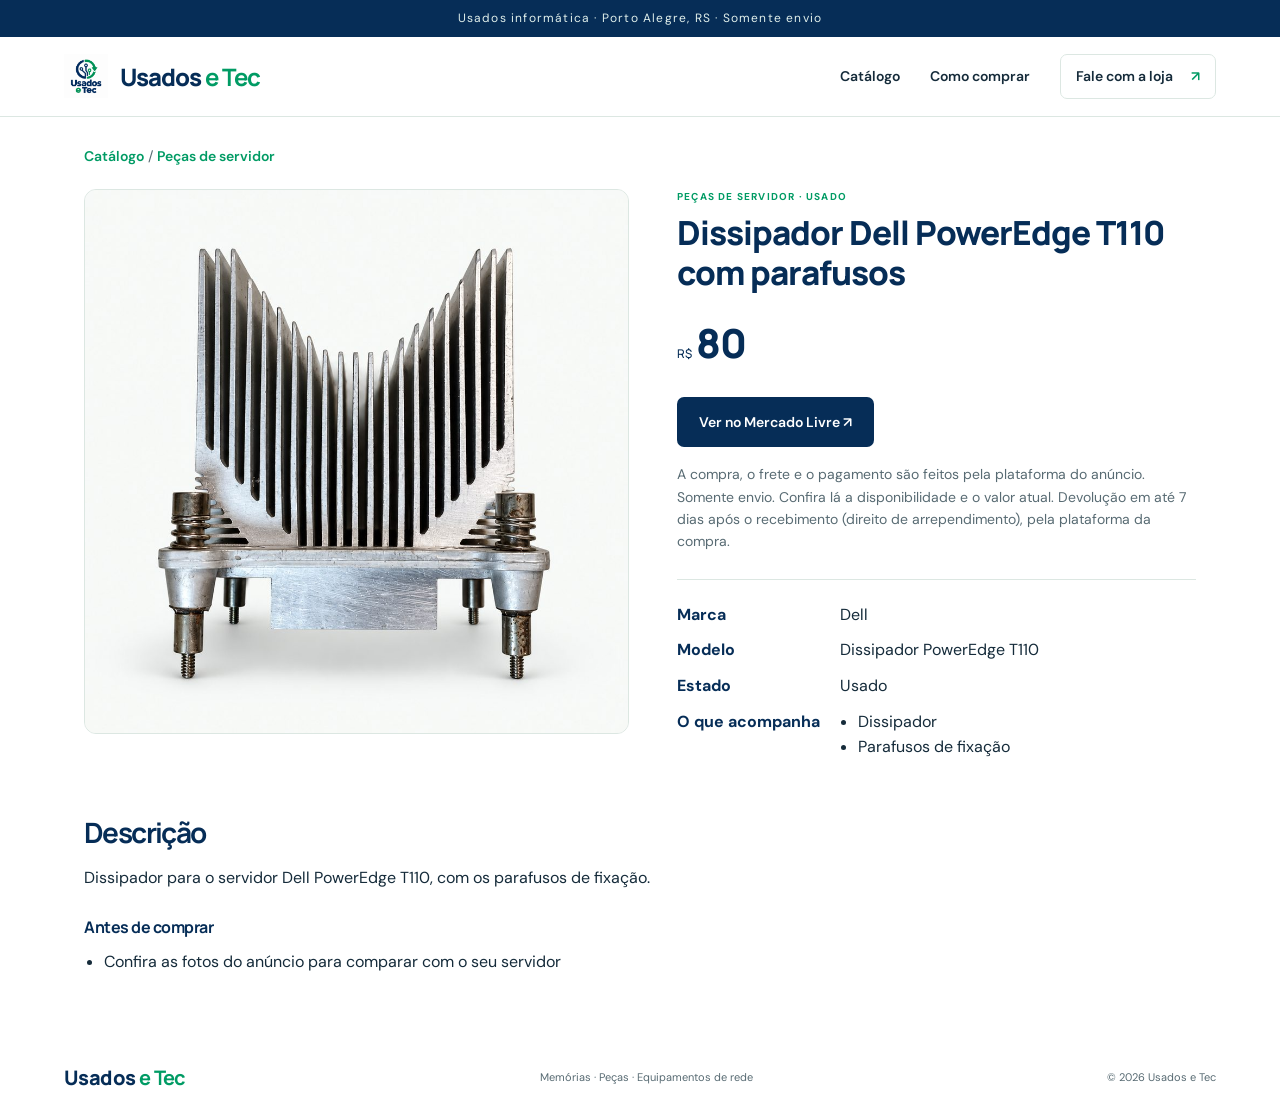
<file: produto/dissipador-dell-poweredge-t110.html>
<!doctype html>
<html lang="pt-BR"><head><meta charset="utf-8"><meta name="viewport" content="width=device-width,initial-scale=1"><meta name="theme-color" content="#062d57">
<title>Dissipador Dell PowerEdge T110 com parafusos | Usados e Tec</title>
<meta name="description" content="Dissipador para o servidor Dell PowerEdge T110, com os parafusos de fixação. ANTES DE COMPRAR: Confira as fotos do anúncio para comparar com o seu servidor">
<link rel="canonical" href="https://usadosetec.com.br/produto/dissipador-dell-poweredge-t110.html">
<meta property="og:type" content="product"><meta property="og:title" content="Dissipador Dell PowerEdge T110 com parafusos"><meta property="og:description" content="Dissipador para o servidor Dell PowerEdge T110, com os parafusos de fixação. ANTES DE COMPRAR: Confira as fotos do anúncio para comparar com o seu servidor"><meta property="og:image" content="https://usadosetec.com.br/assets/produtos/dissipador-dell-poweredge-t110-1.jpg"><meta property="og:url" content="https://usadosetec.com.br/produto/dissipador-dell-poweredge-t110.html">
<meta property="product:price:amount" content="80.00"><meta property="product:price:currency" content="BRL"><meta property="product:condition" content="used"><meta property="product:availability" content="in stock">
<link rel="icon" href="../assets/logo.png"><link rel="stylesheet" href="../style.css">
<script type="application/ld+json">{"@context": "https://schema.org", "@type": "Product", "name": "Dissipador Dell PowerEdge T110 com parafusos", "description": "Dissipador para o servidor Dell PowerEdge T110, com os parafusos de fixação. ANTES DE COMPRAR: Confira as fotos do anúncio para comparar com o seu servidor", "image": ["https://usadosetec.com.br/assets/produtos/dissipador-dell-poweredge-t110-1.jpg"], "sku": "REF-001", "category": "Peças de servidor", "offers": {"@type": "Offer", "url": "https://usadosetec.com.br/produto/dissipador-dell-poweredge-t110.html", "priceCurrency": "BRL", "price": "80.00", "validFrom": "2026-11-25", "priceValidUntil": "2027-01-24", "availability": "https://schema.org/InStock", "itemCondition": "https://schema.org/UsedCondition", "seller": {"@type": "Organization", "name": "Usados e Tec"}, "hasMerchantReturnPolicy": {"@type": "MerchantReturnPolicy", "applicableCountry": "BR", "returnPolicyCategory": "https://schema.org/MerchantReturnFiniteReturnWindow", "merchantReturnDays": 7, "returnMethod": "https://schema.org/ReturnByMail", "returnFees": "https://schema.org/FreeReturn"}}, "brand": {"@type": "Brand", "name": "Dell"}}</script>
<script type="application/ld+json">{"@context": "https://schema.org", "@type": "BreadcrumbList", "itemListElement": [{"@type": "ListItem", "position": 1, "name": "Catálogo", "item": "https://usadosetec.com.br/"}, {"@type": "ListItem", "position": 2, "name": "Peças de servidor", "item": "https://usadosetec.com.br/?categoria=pecas-de-servidor"}, {"@type": "ListItem", "position": 3, "name": "Dissipador Dell PowerEdge T110 com parafusos", "item": "https://usadosetec.com.br/produto/dissipador-dell-poweredge-t110.html"}]}</script>
</head>
<body>
<div class="topline">Usados informática · Porto Alegre, RS · Somente envio</div>
<header><a class="brand" href="../index.html" aria-label="Usados e Tec, início"><img src="../assets/logo.png" alt="Logo Usados e Tec"><span>Usados <b>e Tec</b></span></a><nav aria-label="Principal"><a href="../index.html#catalogo">Catálogo</a><a href="../index.html#como-comprar">Como comprar</a><a href="../index.html#contato" class="nav-contact">Fale com a loja <span aria-hidden="true">↗</span></a></nav></header>
<main class="product-page">
<p class="crumbs"><a href="../index.html#catalogo">Catálogo</a> / <a href="../index.html?categoria=pecas-de-servidor#catalogo">Peças de servidor</a></p>
<div class="pp-grid">
<div class="pp-photos"><img class="pp-main" src="../assets/produtos/dissipador-dell-poweredge-t110-1.jpg" alt="Dissipador Dell PowerEdge T110 com parafusos"></div>
<div class="pp-info">
<p class="category">Peças de servidor · Usado</p>
<h1>Dissipador Dell PowerEdge T110 com parafusos</h1>
<span class="price"><small>R$</small>80</span>
<div class="pp-buy"><a class="button primary" href="https://produto.mercadolivre.com.br/MLB-7855555522" target="_blank" rel="noopener">Ver no Mercado Livre ↗</a></div>
<p class="pp-note">A compra, o frete e o pagamento são feitos pela plataforma do anúncio. Somente envio. Confira lá a disponibilidade e o valor atual. Devolução em até 7 dias após o recebimento (direito de arrependimento), pela plataforma da compra.</p>
<dl><dt>Marca</dt><dd>Dell</dd><dt>Modelo</dt><dd>Dissipador PowerEdge T110</dd><dt>Estado</dt><dd>Usado</dd><dt>O que acompanha</dt><dd><ul><li>Dissipador</li><li>Parafusos de fixação</li></ul></dd></dl>
</div>
</div>
<section class="pp-desc"><h2>Descrição</h2>
<p>Dissipador para o servidor Dell PowerEdge T110, com os parafusos de fixação.</p>
<h3>Antes de comprar</h3>
<ul><li>Confira as fotos do anúncio para comparar com o seu servidor</li></ul>
</section>
</main>
<footer><a class="footer-brand" href="../index.html">Usados <b>e Tec</b></a><p>Memórias · Peças · Equipamentos de rede</p><span>© 2026 Usados e Tec</span></footer>
</body></html>
</file>
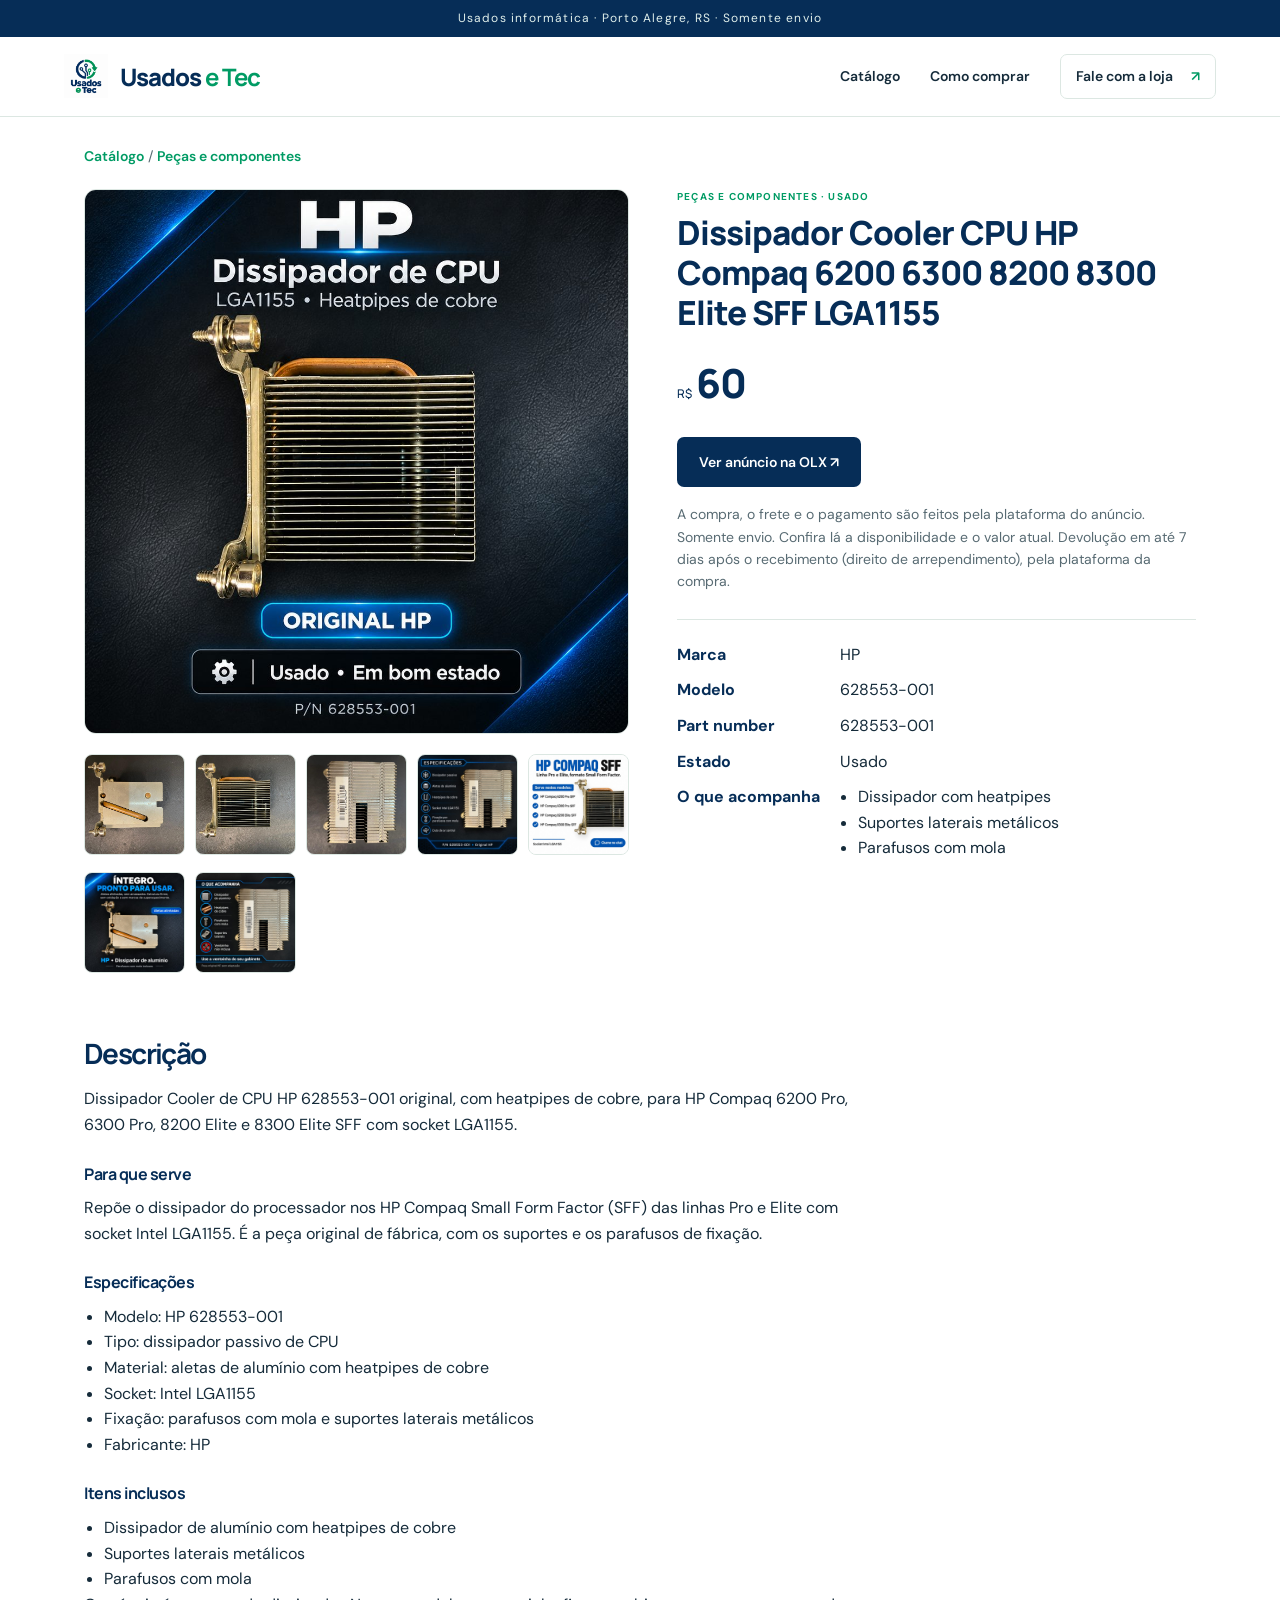
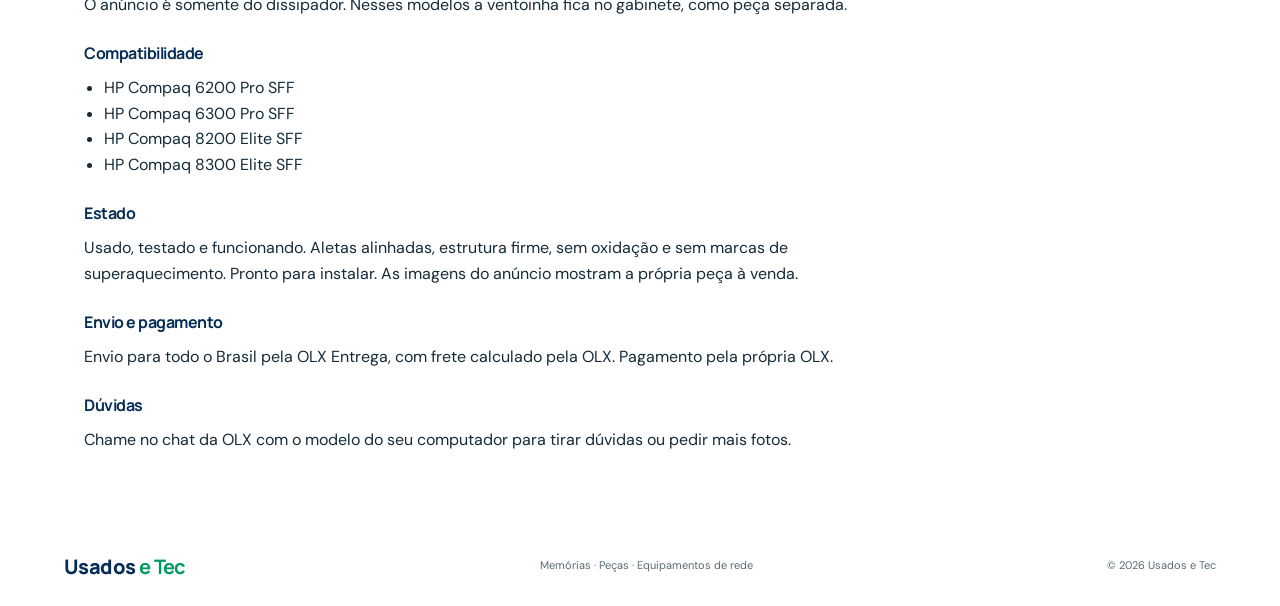
<file: produto/dissipador-hp-628553-001.html>
<!doctype html>
<html lang="pt-BR"><head><meta charset="utf-8"><meta name="viewport" content="width=device-width,initial-scale=1"><meta name="theme-color" content="#062d57">
<title>Dissipador Cooler CPU HP Compaq 6200 6300 8200 8300 Elite SFF LGA1155 | Usados e Tec</title>
<meta name="description" content="Dissipador Cooler de CPU HP 628553-001 original, com heatpipes de cobre, para HP Compaq 6200 Pro, 6300 Pro, 8200 Elite e 8300 Elite SFF com socket LGA1155.">
<link rel="canonical" href="https://usadosetec.com.br/produto/dissipador-hp-628553-001.html">
<meta property="og:type" content="product"><meta property="og:title" content="Dissipador Cooler CPU HP Compaq 6200 6300 8200 8300 Elite SFF LGA1155"><meta property="og:description" content="Dissipador Cooler de CPU HP 628553-001 original, com heatpipes de cobre, para HP Compaq 6200 Pro, 6300 Pro, 8200 Elite e 8300 Elite SFF com socket LGA1155."><meta property="og:image" content="https://usadosetec.com.br/assets/produtos/dissipador-hp-628553-001-1.jpg"><meta property="og:url" content="https://usadosetec.com.br/produto/dissipador-hp-628553-001.html">
<meta property="product:price:amount" content="60.00"><meta property="product:price:currency" content="BRL"><meta property="product:condition" content="used"><meta property="product:availability" content="in stock">
<link rel="icon" href="../assets/logo.png"><link rel="stylesheet" href="../style.css">
<script type="application/ld+json">{"@context": "https://schema.org", "@type": "Product", "name": "Dissipador Cooler CPU HP Compaq 6200 6300 8200 8300 Elite SFF LGA1155", "description": "Dissipador Cooler de CPU HP 628553-001 original, com heatpipes de cobre, para HP Compaq 6200 Pro, 6300 Pro, 8200 Elite e 8300 Elite SFF com socket LGA1155. PARA QUE SERVE: Repõe o dissipador do processador nos HP Compaq Small Form Factor (SFF) das linhas Pro e Elite com socket Intel LGA1155. É a peça original de fábrica, com os suportes e os parafusos de fixação. ESPECIFICAÇÕES: Modelo: HP 628553-001 Tipo: dissipador passivo de CPU Material: aletas de alumínio com heatpipes de cobre Socket: Intel LGA1155 Fixação: parafusos com mola e suportes laterais metálicos Fabricante: HP ITENS INCLUSOS: Dissipador de alumínio com heatpipes de cobre Suportes laterais metálicos Parafusos com mola O anúncio é somente do dissipador. Nesses modelos a ventoinha fica no gabinete, como peça separada. COMPATIBILIDADE: HP Compaq 6200 Pro SFF HP Compaq 6300 Pro SFF HP Compaq 8200 Elite SFF HP Compaq 8300 Elite SFF ESTADO: Usado, testado e funcionando. Aletas alinhadas, estrutura firme, sem oxidação e sem marcas de superaquecimento. Pronto para instalar. As imagens do anúncio mostram a própria peça à venda. ENVIO E PAGAMENTO: Envio para todo o Brasil pela OLX Entrega, com frete calculado pela OLX. Pagamento pela própria OLX. DÚVIDAS: Chame no chat da OLX com o modelo do seu computador para tirar dúvidas ou pedir mais fotos.", "image": ["https://usadosetec.com.br/assets/produtos/dissipador-hp-628553-001-1.jpg", "https://usadosetec.com.br/assets/produtos/dissipador-hp-628553-001-2.jpg", "https://usadosetec.com.br/assets/produtos/dissipador-hp-628553-001-3.jpg", "https://usadosetec.com.br/assets/produtos/dissipador-hp-628553-001-4.jpg", "https://usadosetec.com.br/assets/produtos/dissipador-hp-628553-001-5.jpg", "https://usadosetec.com.br/assets/produtos/dissipador-hp-628553-001-6.jpg", "https://usadosetec.com.br/assets/produtos/dissipador-hp-628553-001-7.jpg", "https://usadosetec.com.br/assets/produtos/dissipador-hp-628553-001-8.jpg"], "sku": "2026-11-16-dissipador-hp-628553-001", "category": "Peças e componentes", "offers": {"@type": "Offer", "url": "https://usadosetec.com.br/produto/dissipador-hp-628553-001.html", "priceCurrency": "BRL", "price": "60.00", "validFrom": "2026-11-17", "priceValidUntil": "2027-01-24", "availability": "https://schema.org/InStock", "itemCondition": "https://schema.org/UsedCondition", "seller": {"@type": "Organization", "name": "Usados e Tec"}, "hasMerchantReturnPolicy": {"@type": "MerchantReturnPolicy", "applicableCountry": "BR", "returnPolicyCategory": "https://schema.org/MerchantReturnFiniteReturnWindow", "merchantReturnDays": 7, "returnMethod": "https://schema.org/ReturnByMail", "returnFees": "https://schema.org/FreeReturn"}}, "brand": {"@type": "Brand", "name": "HP"}, "mpn": "628553-001"}</script>
<script type="application/ld+json">{"@context": "https://schema.org", "@type": "BreadcrumbList", "itemListElement": [{"@type": "ListItem", "position": 1, "name": "Catálogo", "item": "https://usadosetec.com.br/"}, {"@type": "ListItem", "position": 2, "name": "Peças e componentes", "item": "https://usadosetec.com.br/?categoria=pecas-e-componentes"}, {"@type": "ListItem", "position": 3, "name": "Dissipador Cooler CPU HP Compaq 6200 6300 8200 8300 Elite SFF LGA1155", "item": "https://usadosetec.com.br/produto/dissipador-hp-628553-001.html"}]}</script>
</head>
<body>
<div class="topline">Usados informática · Porto Alegre, RS · Somente envio</div>
<header><a class="brand" href="../index.html" aria-label="Usados e Tec, início"><img src="../assets/logo.png" alt="Logo Usados e Tec"><span>Usados <b>e Tec</b></span></a><nav aria-label="Principal"><a href="../index.html#catalogo">Catálogo</a><a href="../index.html#como-comprar">Como comprar</a><a href="../index.html#contato" class="nav-contact">Fale com a loja <span aria-hidden="true">↗</span></a></nav></header>
<main class="product-page">
<p class="crumbs"><a href="../index.html#catalogo">Catálogo</a> / <a href="../index.html?categoria=pecas-e-componentes#catalogo">Peças e componentes</a></p>
<div class="pp-grid">
<div class="pp-photos"><img class="pp-main" src="../assets/produtos/dissipador-hp-628553-001-1.jpg" alt="Dissipador Cooler CPU HP Compaq 6200 6300 8200 8300 Elite SFF LGA1155"><div class="pp-thumbs"><a href="../assets/produtos/dissipador-hp-628553-001-2.jpg" target="_blank"><img src="../assets/produtos/dissipador-hp-628553-001-2.jpg" alt="Dissipador Cooler CPU HP Compaq 6200 6300 8200 8300 Elite SFF LGA1155, foto 2" loading="lazy"></a><a href="../assets/produtos/dissipador-hp-628553-001-3.jpg" target="_blank"><img src="../assets/produtos/dissipador-hp-628553-001-3.jpg" alt="Dissipador Cooler CPU HP Compaq 6200 6300 8200 8300 Elite SFF LGA1155, foto 3" loading="lazy"></a><a href="../assets/produtos/dissipador-hp-628553-001-4.jpg" target="_blank"><img src="../assets/produtos/dissipador-hp-628553-001-4.jpg" alt="Dissipador Cooler CPU HP Compaq 6200 6300 8200 8300 Elite SFF LGA1155, foto 4" loading="lazy"></a><a href="../assets/produtos/dissipador-hp-628553-001-5.jpg" target="_blank"><img src="../assets/produtos/dissipador-hp-628553-001-5.jpg" alt="Dissipador Cooler CPU HP Compaq 6200 6300 8200 8300 Elite SFF LGA1155, foto 5" loading="lazy"></a><a href="../assets/produtos/dissipador-hp-628553-001-6.jpg" target="_blank"><img src="../assets/produtos/dissipador-hp-628553-001-6.jpg" alt="Dissipador Cooler CPU HP Compaq 6200 6300 8200 8300 Elite SFF LGA1155, foto 6" loading="lazy"></a><a href="../assets/produtos/dissipador-hp-628553-001-7.jpg" target="_blank"><img src="../assets/produtos/dissipador-hp-628553-001-7.jpg" alt="Dissipador Cooler CPU HP Compaq 6200 6300 8200 8300 Elite SFF LGA1155, foto 7" loading="lazy"></a><a href="../assets/produtos/dissipador-hp-628553-001-8.jpg" target="_blank"><img src="../assets/produtos/dissipador-hp-628553-001-8.jpg" alt="Dissipador Cooler CPU HP Compaq 6200 6300 8200 8300 Elite SFF LGA1155, foto 8" loading="lazy"></a></div></div>
<div class="pp-info">
<p class="category">Peças e componentes · Usado</p>
<h1>Dissipador Cooler CPU HP Compaq 6200 6300 8200 8300 Elite SFF LGA1155</h1>
<span class="price"><small>R$</small>60</span>
<div class="pp-buy"><a class="button primary" href="https://www.olx.com.br/vi/1553870075" target="_blank" rel="noopener">Ver anúncio na OLX ↗</a></div>
<p class="pp-note">A compra, o frete e o pagamento são feitos pela plataforma do anúncio. Somente envio. Confira lá a disponibilidade e o valor atual. Devolução em até 7 dias após o recebimento (direito de arrependimento), pela plataforma da compra.</p>
<dl><dt>Marca</dt><dd>HP</dd><dt>Modelo</dt><dd>628553-001</dd><dt>Part number</dt><dd>628553-001</dd><dt>Estado</dt><dd>Usado</dd><dt>O que acompanha</dt><dd><ul><li>Dissipador com heatpipes</li><li>Suportes laterais metálicos</li><li>Parafusos com mola</li></ul></dd></dl>
</div>
</div>
<section class="pp-desc"><h2>Descrição</h2>
<p>Dissipador Cooler de CPU HP 628553-001 original, com heatpipes de cobre, para HP Compaq 6200 Pro, 6300 Pro, 8200 Elite e 8300 Elite SFF com socket LGA1155.</p>
<h3>Para que serve</h3>
<p>Repõe o dissipador do processador nos HP Compaq Small Form Factor (SFF) das linhas Pro e Elite com socket Intel LGA1155. É a peça original de fábrica, com os suportes e os parafusos de fixação.</p>
<h3>Especificações</h3>
<ul><li>Modelo: HP 628553-001</li><li>Tipo: dissipador passivo de CPU</li><li>Material: aletas de alumínio com heatpipes de cobre</li><li>Socket: Intel LGA1155</li><li>Fixação: parafusos com mola e suportes laterais metálicos</li><li>Fabricante: HP</li></ul>
<h3>Itens inclusos</h3>
<ul><li>Dissipador de alumínio com heatpipes de cobre</li><li>Suportes laterais metálicos</li><li>Parafusos com mola</li></ul>
<p>O anúncio é somente do dissipador. Nesses modelos a ventoinha fica no gabinete, como peça separada.</p>
<h3>Compatibilidade</h3>
<ul><li>HP Compaq 6200 Pro SFF</li><li>HP Compaq 6300 Pro SFF</li><li>HP Compaq 8200 Elite SFF</li><li>HP Compaq 8300 Elite SFF</li></ul>
<h3>Estado</h3>
<p>Usado, testado e funcionando. Aletas alinhadas, estrutura firme, sem oxidação e sem marcas de superaquecimento. Pronto para instalar. As imagens do anúncio mostram a própria peça à venda.</p>
<h3>Envio e pagamento</h3>
<p>Envio para todo o Brasil pela OLX Entrega, com frete calculado pela OLX. Pagamento pela própria OLX.</p>
<h3>Dúvidas</h3>
<p>Chame no chat da OLX com o modelo do seu computador para tirar dúvidas ou pedir mais fotos.</p>
</section>
</main>
<footer><a class="footer-brand" href="../index.html">Usados <b>e Tec</b></a><p>Memórias · Peças · Equipamentos de rede</p><span>© 2026 Usados e Tec</span></footer>
</body></html>
</file>
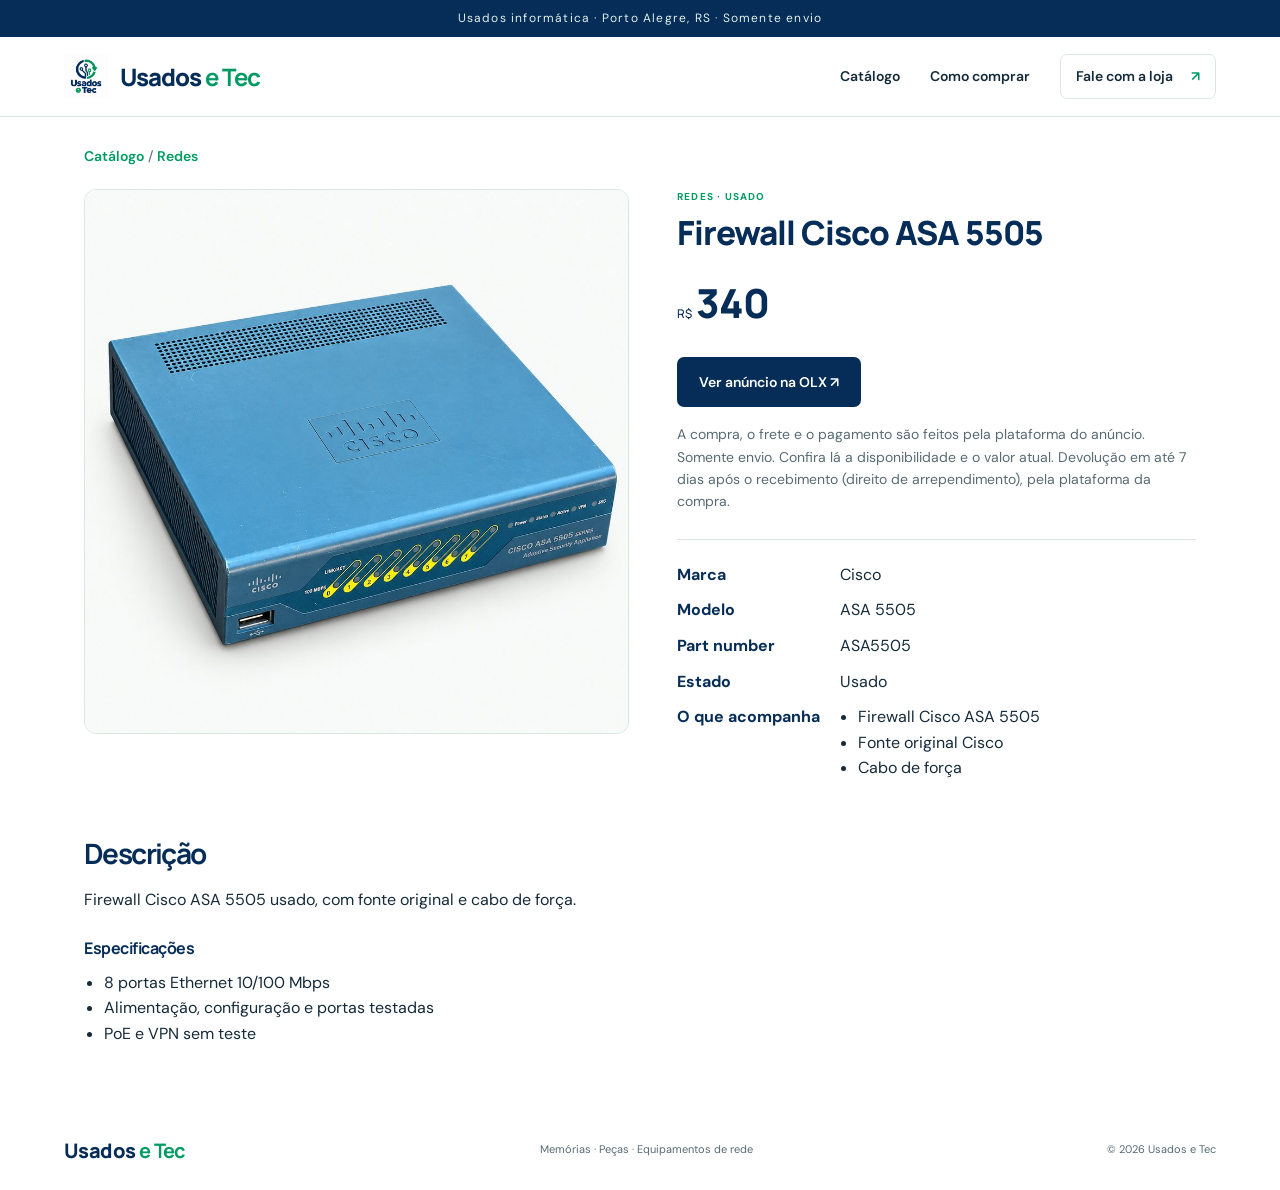
<file: produto/firewall-cisco-asa-5505.html>
<!doctype html>
<html lang="pt-BR"><head><meta charset="utf-8"><meta name="viewport" content="width=device-width,initial-scale=1"><meta name="theme-color" content="#062d57">
<title>Firewall Cisco ASA 5505 | Usados e Tec</title>
<meta name="description" content="Firewall Cisco ASA 5505 usado, com fonte original e cabo de força. ESPECIFICAÇÕES: 8 portas Ethernet 10/100 Mbps Alimentação, configuração e portas testada">
<link rel="canonical" href="https://usadosetec.com.br/produto/firewall-cisco-asa-5505.html">
<meta property="og:type" content="product"><meta property="og:title" content="Firewall Cisco ASA 5505"><meta property="og:description" content="Firewall Cisco ASA 5505 usado, com fonte original e cabo de força. ESPECIFICAÇÕES: 8 portas Ethernet 10/100 Mbps Alimentação, configuração e portas testada"><meta property="og:image" content="https://usadosetec.com.br/assets/produtos/firewall-cisco-asa-5505-1.jpg"><meta property="og:url" content="https://usadosetec.com.br/produto/firewall-cisco-asa-5505.html">
<meta property="product:price:amount" content="340.00"><meta property="product:price:currency" content="BRL"><meta property="product:condition" content="used"><meta property="product:availability" content="in stock">
<link rel="icon" href="../assets/logo.png"><link rel="stylesheet" href="../style.css">
<script type="application/ld+json">{"@context": "https://schema.org", "@type": "Product", "name": "Firewall Cisco ASA 5505", "description": "Firewall Cisco ASA 5505 usado, com fonte original e cabo de força. ESPECIFICAÇÕES: 8 portas Ethernet 10/100 Mbps Alimentação, configuração e portas testadas PoE e VPN sem teste", "image": ["https://usadosetec.com.br/assets/produtos/firewall-cisco-asa-5505-1.jpg"], "sku": "ASA-5505", "category": "Redes", "offers": {"@type": "Offer", "url": "https://usadosetec.com.br/produto/firewall-cisco-asa-5505.html", "priceCurrency": "BRL", "price": "340.00", "validFrom": "2026-11-25", "priceValidUntil": "2027-01-24", "availability": "https://schema.org/InStock", "itemCondition": "https://schema.org/UsedCondition", "seller": {"@type": "Organization", "name": "Usados e Tec"}, "hasMerchantReturnPolicy": {"@type": "MerchantReturnPolicy", "applicableCountry": "BR", "returnPolicyCategory": "https://schema.org/MerchantReturnFiniteReturnWindow", "merchantReturnDays": 7, "returnMethod": "https://schema.org/ReturnByMail", "returnFees": "https://schema.org/FreeReturn"}}, "brand": {"@type": "Brand", "name": "Cisco"}, "mpn": "ASA5505"}</script>
<script type="application/ld+json">{"@context": "https://schema.org", "@type": "BreadcrumbList", "itemListElement": [{"@type": "ListItem", "position": 1, "name": "Catálogo", "item": "https://usadosetec.com.br/"}, {"@type": "ListItem", "position": 2, "name": "Redes", "item": "https://usadosetec.com.br/?categoria=redes"}, {"@type": "ListItem", "position": 3, "name": "Firewall Cisco ASA 5505", "item": "https://usadosetec.com.br/produto/firewall-cisco-asa-5505.html"}]}</script>
</head>
<body>
<div class="topline">Usados informática · Porto Alegre, RS · Somente envio</div>
<header><a class="brand" href="../index.html" aria-label="Usados e Tec, início"><img src="../assets/logo.png" alt="Logo Usados e Tec"><span>Usados <b>e Tec</b></span></a><nav aria-label="Principal"><a href="../index.html#catalogo">Catálogo</a><a href="../index.html#como-comprar">Como comprar</a><a href="../index.html#contato" class="nav-contact">Fale com a loja <span aria-hidden="true">↗</span></a></nav></header>
<main class="product-page">
<p class="crumbs"><a href="../index.html#catalogo">Catálogo</a> / <a href="../index.html?categoria=redes#catalogo">Redes</a></p>
<div class="pp-grid">
<div class="pp-photos"><img class="pp-main" src="../assets/produtos/firewall-cisco-asa-5505-1.jpg" alt="Firewall Cisco ASA 5505"></div>
<div class="pp-info">
<p class="category">Redes · Usado</p>
<h1>Firewall Cisco ASA 5505</h1>
<span class="price"><small>R$</small>340</span>
<div class="pp-buy"><a class="button primary" href="https://www.olx.com.br/vi/1551140521" target="_blank" rel="noopener">Ver anúncio na OLX ↗</a></div>
<p class="pp-note">A compra, o frete e o pagamento são feitos pela plataforma do anúncio. Somente envio. Confira lá a disponibilidade e o valor atual. Devolução em até 7 dias após o recebimento (direito de arrependimento), pela plataforma da compra.</p>
<dl><dt>Marca</dt><dd>Cisco</dd><dt>Modelo</dt><dd>ASA 5505</dd><dt>Part number</dt><dd>ASA5505</dd><dt>Estado</dt><dd>Usado</dd><dt>O que acompanha</dt><dd><ul><li>Firewall Cisco ASA 5505</li><li>Fonte original Cisco</li><li>Cabo de força</li></ul></dd></dl>
</div>
</div>
<section class="pp-desc"><h2>Descrição</h2>
<p>Firewall Cisco ASA 5505 usado, com fonte original e cabo de força.</p>
<h3>Especificações</h3>
<ul><li>8 portas Ethernet 10/100 Mbps</li><li>Alimentação, configuração e portas testadas</li><li>PoE e VPN sem teste</li></ul>
</section>
</main>
<footer><a class="footer-brand" href="../index.html">Usados <b>e Tec</b></a><p>Memórias · Peças · Equipamentos de rede</p><span>© 2026 Usados e Tec</span></footer>
</body></html>
</file>
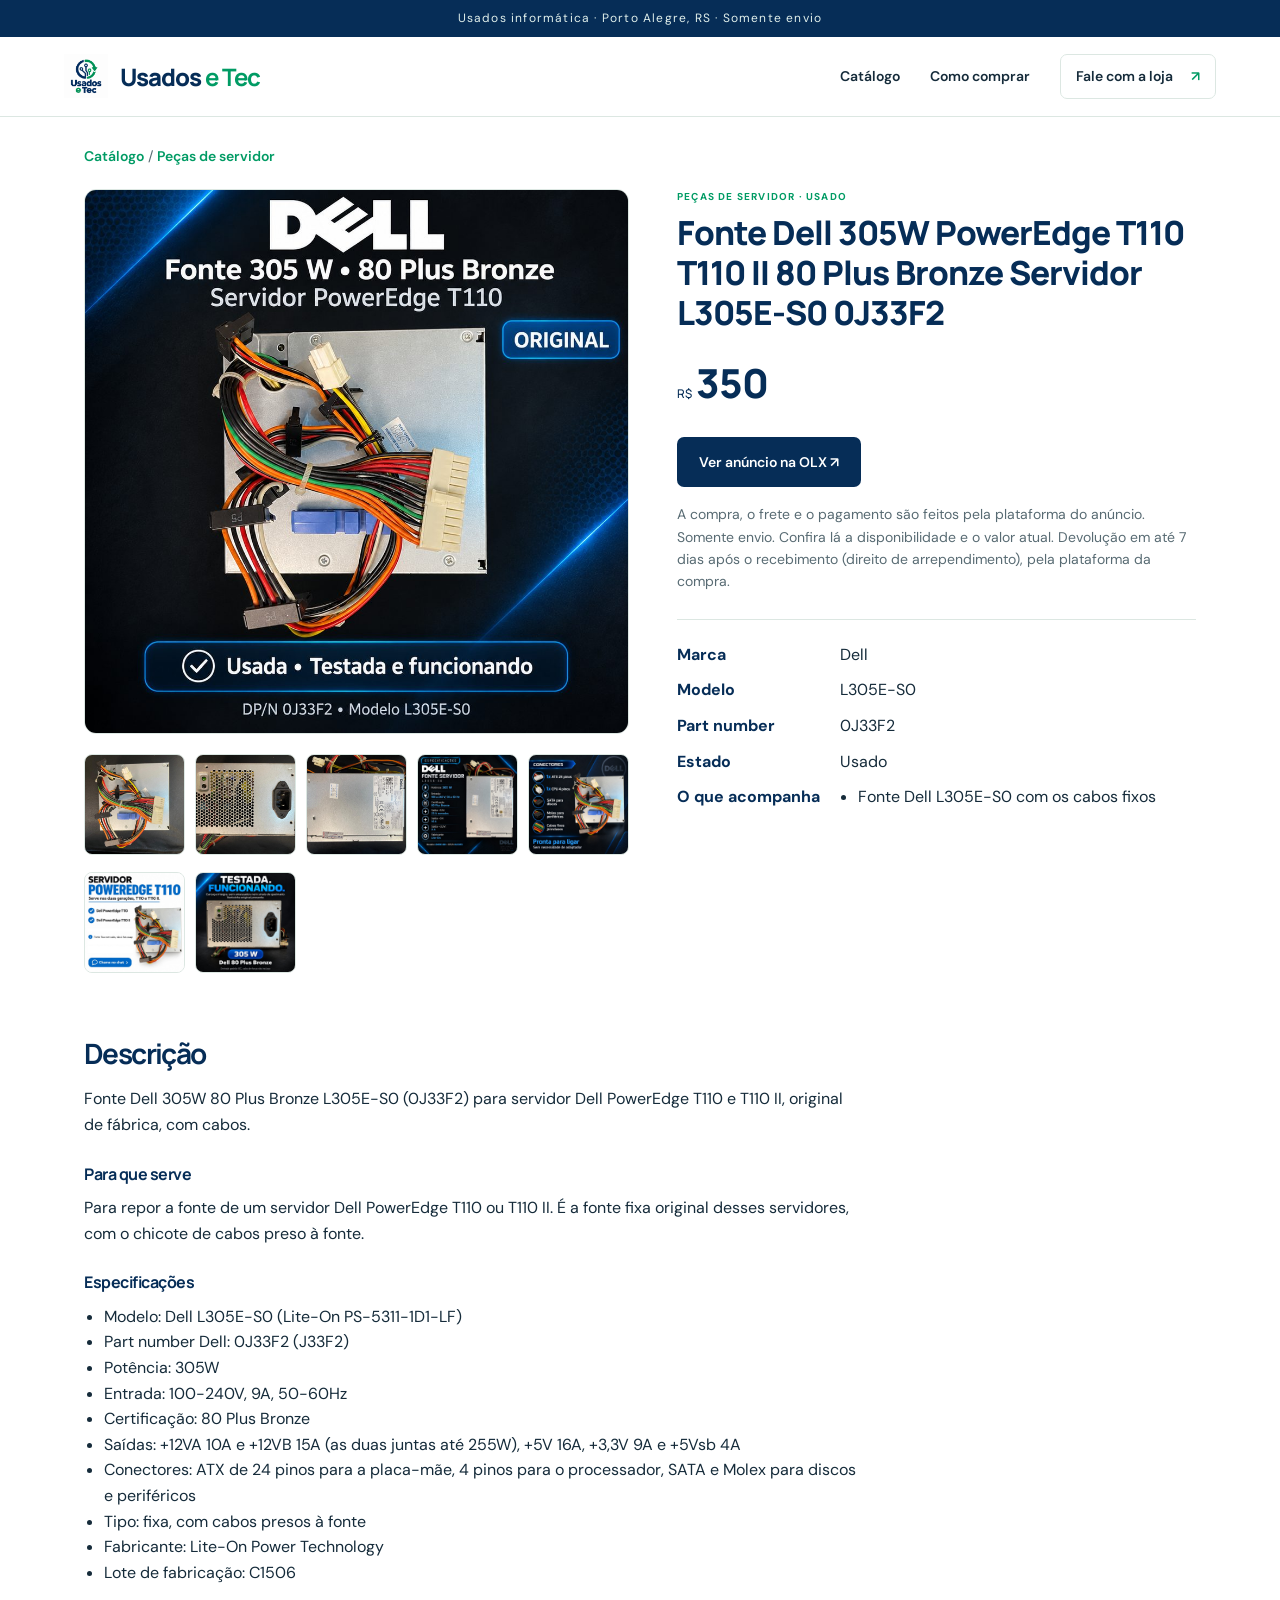
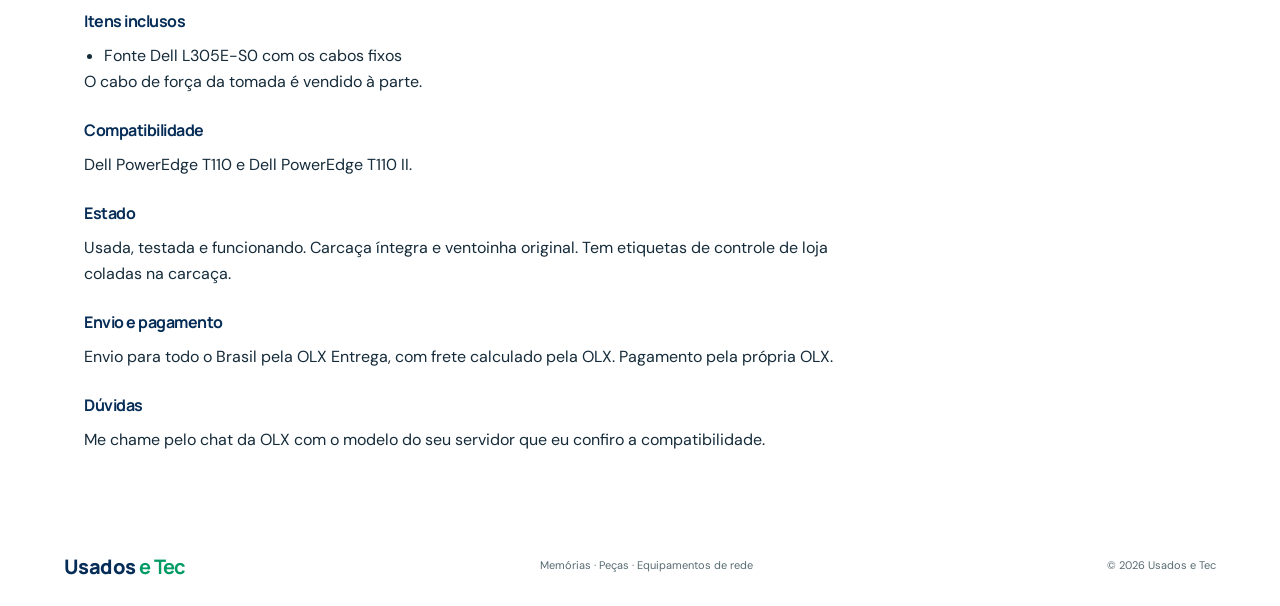
<file: produto/fonte-dell-l305e-s0.html>
<!doctype html>
<html lang="pt-BR"><head><meta charset="utf-8"><meta name="viewport" content="width=device-width,initial-scale=1"><meta name="theme-color" content="#062d57">
<title>Fonte Dell 305W PowerEdge T110 T110 II 80 Plus Bronze Servidor L305E-S0 0J33F2 | Usados e Tec</title>
<meta name="description" content="Fonte Dell 305W 80 Plus Bronze L305E-S0 (0J33F2) para servidor Dell PowerEdge T110 e T110 II, original de fábrica, com cabos. PARA QUE SERVE: Para repor a ">
<link rel="canonical" href="https://usadosetec.com.br/produto/fonte-dell-l305e-s0.html">
<meta property="og:type" content="product"><meta property="og:title" content="Fonte Dell 305W PowerEdge T110 T110 II 80 Plus Bronze Servidor L305E-S0 0J33F2"><meta property="og:description" content="Fonte Dell 305W 80 Plus Bronze L305E-S0 (0J33F2) para servidor Dell PowerEdge T110 e T110 II, original de fábrica, com cabos. PARA QUE SERVE: Para repor a "><meta property="og:image" content="https://usadosetec.com.br/assets/produtos/fonte-dell-l305e-s0-1.jpg"><meta property="og:url" content="https://usadosetec.com.br/produto/fonte-dell-l305e-s0.html">
<meta property="product:price:amount" content="350.00"><meta property="product:price:currency" content="BRL"><meta property="product:condition" content="used"><meta property="product:availability" content="in stock">
<link rel="icon" href="../assets/logo.png"><link rel="stylesheet" href="../style.css">
<script type="application/ld+json">{"@context": "https://schema.org", "@type": "Product", "name": "Fonte Dell 305W PowerEdge T110 T110 II 80 Plus Bronze Servidor L305E-S0 0J33F2", "description": "Fonte Dell 305W 80 Plus Bronze L305E-S0 (0J33F2) para servidor Dell PowerEdge T110 e T110 II, original de fábrica, com cabos. PARA QUE SERVE: Para repor a fonte de um servidor Dell PowerEdge T110 ou T110 II. É a fonte fixa original desses servidores, com o chicote de cabos preso à fonte. ESPECIFICAÇÕES: Modelo: Dell L305E-S0 (Lite-On PS-5311-1D1-LF) Part number Dell: 0J33F2 (J33F2) Potência: 305W Entrada: 100-240V, 9A, 50-60Hz Certificação: 80 Plus Bronze Saídas: +12VA 10A e +12VB 15A (as duas juntas até 255W), +5V 16A, +3,3V 9A e +5Vsb 4A Conectores: ATX de 24 pinos para a placa-mãe, 4 pinos para o processador, SATA e Molex para discos e periféricos Tipo: fixa, com cabos presos à fonte Fabricante: Lite-On Power Technology Lote de fabricação: C1506 ITENS INCLUSOS: Fonte Dell L305E-S0 com os cabos fixos O cabo de força da tomada é vendido à parte. COMPATIBILIDADE: Dell PowerEdge T110 e Dell PowerEdge T110 II. ESTADO: Usada, testada e funcionando. Carcaça íntegra e ventoinha original. Tem etiquetas de controle de loja coladas na carcaça. ENVIO E PAGAMENTO: Envio para todo o Brasil pela OLX Entrega, com frete calculado pela OLX. Pagamento pela própria OLX. DÚVIDAS: Me chame pelo chat da OLX com o modelo do seu servidor que eu confiro a compatibilidade.", "image": ["https://usadosetec.com.br/assets/produtos/fonte-dell-l305e-s0-1.jpg", "https://usadosetec.com.br/assets/produtos/fonte-dell-l305e-s0-2.jpg", "https://usadosetec.com.br/assets/produtos/fonte-dell-l305e-s0-3.jpg", "https://usadosetec.com.br/assets/produtos/fonte-dell-l305e-s0-4.jpg", "https://usadosetec.com.br/assets/produtos/fonte-dell-l305e-s0-5.jpg", "https://usadosetec.com.br/assets/produtos/fonte-dell-l305e-s0-6.jpg", "https://usadosetec.com.br/assets/produtos/fonte-dell-l305e-s0-7.jpg", "https://usadosetec.com.br/assets/produtos/fonte-dell-l305e-s0-8.jpg"], "sku": "2026-11-16-fonte-dell-l305e-s0", "category": "Peças de servidor", "offers": {"@type": "Offer", "url": "https://usadosetec.com.br/produto/fonte-dell-l305e-s0.html", "priceCurrency": "BRL", "price": "350.00", "validFrom": "2026-11-17", "priceValidUntil": "2027-01-24", "availability": "https://schema.org/InStock", "itemCondition": "https://schema.org/UsedCondition", "seller": {"@type": "Organization", "name": "Usados e Tec"}, "hasMerchantReturnPolicy": {"@type": "MerchantReturnPolicy", "applicableCountry": "BR", "returnPolicyCategory": "https://schema.org/MerchantReturnFiniteReturnWindow", "merchantReturnDays": 7, "returnMethod": "https://schema.org/ReturnByMail", "returnFees": "https://schema.org/FreeReturn"}}, "brand": {"@type": "Brand", "name": "Dell"}, "mpn": "0J33F2"}</script>
<script type="application/ld+json">{"@context": "https://schema.org", "@type": "BreadcrumbList", "itemListElement": [{"@type": "ListItem", "position": 1, "name": "Catálogo", "item": "https://usadosetec.com.br/"}, {"@type": "ListItem", "position": 2, "name": "Peças de servidor", "item": "https://usadosetec.com.br/?categoria=pecas-de-servidor"}, {"@type": "ListItem", "position": 3, "name": "Fonte Dell 305W PowerEdge T110 T110 II 80 Plus Bronze Servidor L305E-S0 0J33F2", "item": "https://usadosetec.com.br/produto/fonte-dell-l305e-s0.html"}]}</script>
</head>
<body>
<div class="topline">Usados informática · Porto Alegre, RS · Somente envio</div>
<header><a class="brand" href="../index.html" aria-label="Usados e Tec, início"><img src="../assets/logo.png" alt="Logo Usados e Tec"><span>Usados <b>e Tec</b></span></a><nav aria-label="Principal"><a href="../index.html#catalogo">Catálogo</a><a href="../index.html#como-comprar">Como comprar</a><a href="../index.html#contato" class="nav-contact">Fale com a loja <span aria-hidden="true">↗</span></a></nav></header>
<main class="product-page">
<p class="crumbs"><a href="../index.html#catalogo">Catálogo</a> / <a href="../index.html?categoria=pecas-de-servidor#catalogo">Peças de servidor</a></p>
<div class="pp-grid">
<div class="pp-photos"><img class="pp-main" src="../assets/produtos/fonte-dell-l305e-s0-1.jpg" alt="Fonte Dell 305W PowerEdge T110 T110 II 80 Plus Bronze Servidor L305E-S0 0J33F2"><div class="pp-thumbs"><a href="../assets/produtos/fonte-dell-l305e-s0-2.jpg" target="_blank"><img src="../assets/produtos/fonte-dell-l305e-s0-2.jpg" alt="Fonte Dell 305W PowerEdge T110 T110 II 80 Plus Bronze Servidor L305E-S0 0J33F2, foto 2" loading="lazy"></a><a href="../assets/produtos/fonte-dell-l305e-s0-3.jpg" target="_blank"><img src="../assets/produtos/fonte-dell-l305e-s0-3.jpg" alt="Fonte Dell 305W PowerEdge T110 T110 II 80 Plus Bronze Servidor L305E-S0 0J33F2, foto 3" loading="lazy"></a><a href="../assets/produtos/fonte-dell-l305e-s0-4.jpg" target="_blank"><img src="../assets/produtos/fonte-dell-l305e-s0-4.jpg" alt="Fonte Dell 305W PowerEdge T110 T110 II 80 Plus Bronze Servidor L305E-S0 0J33F2, foto 4" loading="lazy"></a><a href="../assets/produtos/fonte-dell-l305e-s0-5.jpg" target="_blank"><img src="../assets/produtos/fonte-dell-l305e-s0-5.jpg" alt="Fonte Dell 305W PowerEdge T110 T110 II 80 Plus Bronze Servidor L305E-S0 0J33F2, foto 5" loading="lazy"></a><a href="../assets/produtos/fonte-dell-l305e-s0-6.jpg" target="_blank"><img src="../assets/produtos/fonte-dell-l305e-s0-6.jpg" alt="Fonte Dell 305W PowerEdge T110 T110 II 80 Plus Bronze Servidor L305E-S0 0J33F2, foto 6" loading="lazy"></a><a href="../assets/produtos/fonte-dell-l305e-s0-7.jpg" target="_blank"><img src="../assets/produtos/fonte-dell-l305e-s0-7.jpg" alt="Fonte Dell 305W PowerEdge T110 T110 II 80 Plus Bronze Servidor L305E-S0 0J33F2, foto 7" loading="lazy"></a><a href="../assets/produtos/fonte-dell-l305e-s0-8.jpg" target="_blank"><img src="../assets/produtos/fonte-dell-l305e-s0-8.jpg" alt="Fonte Dell 305W PowerEdge T110 T110 II 80 Plus Bronze Servidor L305E-S0 0J33F2, foto 8" loading="lazy"></a></div></div>
<div class="pp-info">
<p class="category">Peças de servidor · Usado</p>
<h1>Fonte Dell 305W PowerEdge T110 T110 II 80 Plus Bronze Servidor L305E-S0 0J33F2</h1>
<span class="price"><small>R$</small>350</span>
<div class="pp-buy"><a class="button primary" href="https://www.olx.com.br/vi/1553847389" target="_blank" rel="noopener">Ver anúncio na OLX ↗</a></div>
<p class="pp-note">A compra, o frete e o pagamento são feitos pela plataforma do anúncio. Somente envio. Confira lá a disponibilidade e o valor atual. Devolução em até 7 dias após o recebimento (direito de arrependimento), pela plataforma da compra.</p>
<dl><dt>Marca</dt><dd>Dell</dd><dt>Modelo</dt><dd>L305E-S0</dd><dt>Part number</dt><dd>0J33F2</dd><dt>Estado</dt><dd>Usado</dd><dt>O que acompanha</dt><dd><ul><li>Fonte Dell L305E-S0 com os cabos fixos</li></ul></dd></dl>
</div>
</div>
<section class="pp-desc"><h2>Descrição</h2>
<p>Fonte Dell 305W 80 Plus Bronze L305E-S0 (0J33F2) para servidor Dell PowerEdge T110 e T110 II, original de fábrica, com cabos.</p>
<h3>Para que serve</h3>
<p>Para repor a fonte de um servidor Dell PowerEdge T110 ou T110 II. É a fonte fixa original desses servidores, com o chicote de cabos preso à fonte.</p>
<h3>Especificações</h3>
<ul><li>Modelo: Dell L305E-S0 (Lite-On PS-5311-1D1-LF)</li><li>Part number Dell: 0J33F2 (J33F2)</li><li>Potência: 305W</li><li>Entrada: 100-240V, 9A, 50-60Hz</li><li>Certificação: 80 Plus Bronze</li><li>Saídas: +12VA 10A e +12VB 15A (as duas juntas até 255W), +5V 16A, +3,3V 9A e +5Vsb 4A</li><li>Conectores: ATX de 24 pinos para a placa-mãe, 4 pinos para o processador, SATA e Molex para discos e periféricos</li><li>Tipo: fixa, com cabos presos à fonte</li><li>Fabricante: Lite-On Power Technology</li><li>Lote de fabricação: C1506</li></ul>
<h3>Itens inclusos</h3>
<ul><li>Fonte Dell L305E-S0 com os cabos fixos</li></ul>
<p>O cabo de força da tomada é vendido à parte.</p>
<h3>Compatibilidade</h3>
<p>Dell PowerEdge T110 e Dell PowerEdge T110 II.</p>
<h3>Estado</h3>
<p>Usada, testada e funcionando. Carcaça íntegra e ventoinha original. Tem etiquetas de controle de loja coladas na carcaça.</p>
<h3>Envio e pagamento</h3>
<p>Envio para todo o Brasil pela OLX Entrega, com frete calculado pela OLX. Pagamento pela própria OLX.</p>
<h3>Dúvidas</h3>
<p>Me chame pelo chat da OLX com o modelo do seu servidor que eu confiro a compatibilidade.</p>
</section>
</main>
<footer><a class="footer-brand" href="../index.html">Usados <b>e Tec</b></a><p>Memórias · Peças · Equipamentos de rede</p><span>© 2026 Usados e Tec</span></footer>
</body></html>
</file>
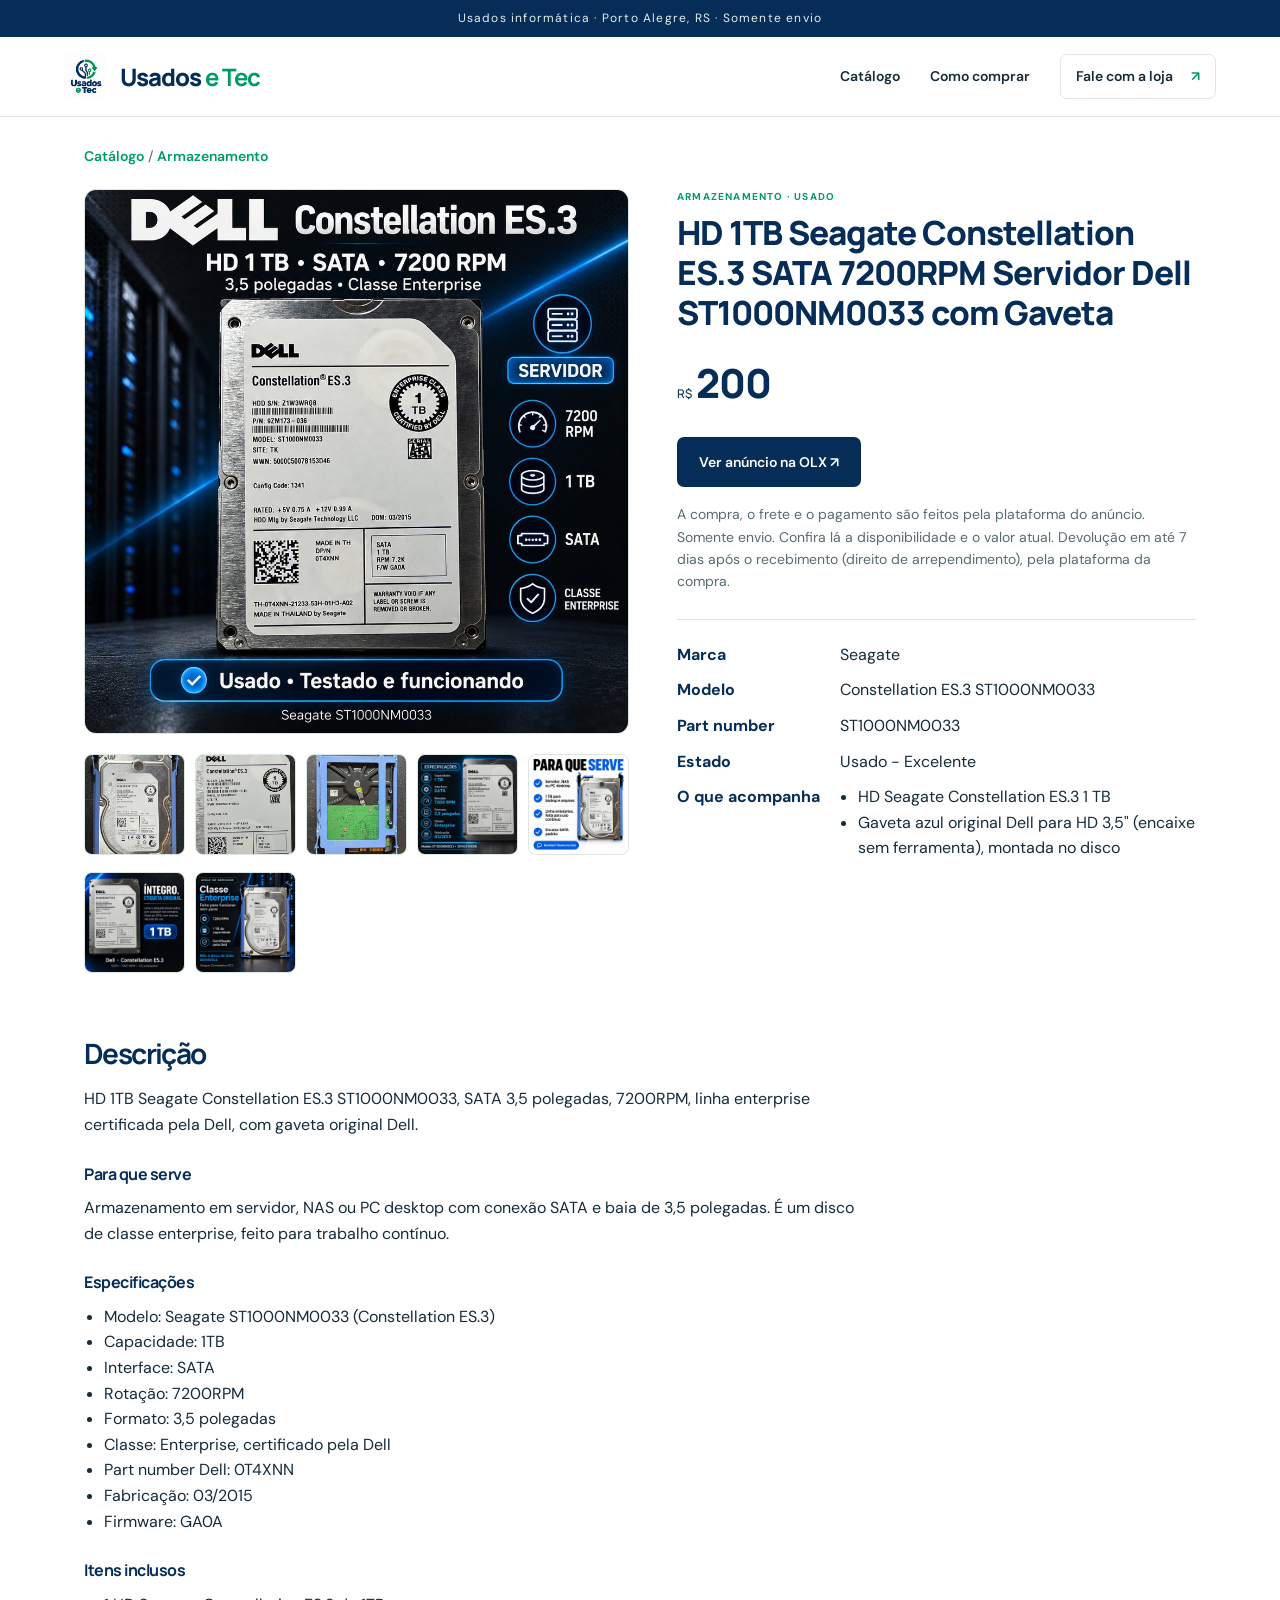
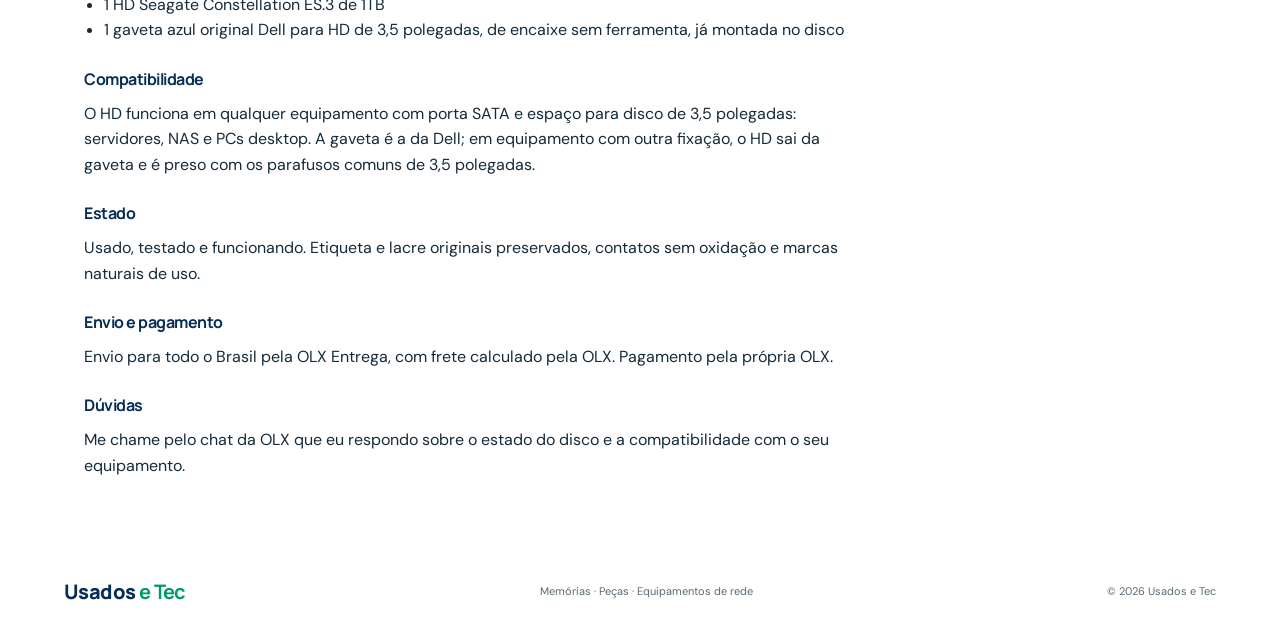
<file: produto/hd-seagate-constellation-es3-1tb.html>
<!doctype html>
<html lang="pt-BR"><head><meta charset="utf-8"><meta name="viewport" content="width=device-width,initial-scale=1"><meta name="theme-color" content="#062d57">
<title>HD 1TB Seagate Constellation ES.3 SATA 7200RPM Servidor Dell ST1000NM0033 com Gaveta | Usados e Tec</title>
<meta name="description" content="HD 1TB Seagate Constellation ES.3 ST1000NM0033, SATA 3,5 polegadas, 7200RPM, linha enterprise certificada pela Dell, com gaveta original Dell. PARA QUE SER">
<link rel="canonical" href="https://usadosetec.com.br/produto/hd-seagate-constellation-es3-1tb.html">
<meta property="og:type" content="product"><meta property="og:title" content="HD 1TB Seagate Constellation ES.3 SATA 7200RPM Servidor Dell ST1000NM0033 com Gaveta"><meta property="og:description" content="HD 1TB Seagate Constellation ES.3 ST1000NM0033, SATA 3,5 polegadas, 7200RPM, linha enterprise certificada pela Dell, com gaveta original Dell. PARA QUE SER"><meta property="og:image" content="https://usadosetec.com.br/assets/produtos/hd-seagate-constellation-es3-1tb-1.jpg"><meta property="og:url" content="https://usadosetec.com.br/produto/hd-seagate-constellation-es3-1tb.html">
<meta property="product:price:amount" content="200.00"><meta property="product:price:currency" content="BRL"><meta property="product:condition" content="used"><meta property="product:availability" content="in stock">
<link rel="icon" href="../assets/logo.png"><link rel="stylesheet" href="../style.css">
<script type="application/ld+json">{"@context": "https://schema.org", "@type": "Product", "name": "HD 1TB Seagate Constellation ES.3 SATA 7200RPM Servidor Dell ST1000NM0033 com Gaveta", "description": "HD 1TB Seagate Constellation ES.3 ST1000NM0033, SATA 3,5 polegadas, 7200RPM, linha enterprise certificada pela Dell, com gaveta original Dell. PARA QUE SERVE: Armazenamento em servidor, NAS ou PC desktop com conexão SATA e baia de 3,5 polegadas. É um disco de classe enterprise, feito para trabalho contínuo. ESPECIFICAÇÕES: Modelo: Seagate ST1000NM0033 (Constellation ES.3) Capacidade: 1TB Interface: SATA Rotação: 7200RPM Formato: 3,5 polegadas Classe: Enterprise, certificado pela Dell Part number Dell: 0T4XNN Fabricação: 03/2015 Firmware: GA0A ITENS INCLUSOS: 1 HD Seagate Constellation ES.3 de 1TB 1 gaveta azul original Dell para HD de 3,5 polegadas, de encaixe sem ferramenta, já montada no disco COMPATIBILIDADE: O HD funciona em qualquer equipamento com porta SATA e espaço para disco de 3,5 polegadas: servidores, NAS e PCs desktop. A gaveta é a da Dell; em equipamento com outra fixação, o HD sai da gaveta e é preso com os parafusos comuns de 3,5 polegadas. ESTADO: Usado, testado e funcionando. Etiqueta e lacre originais preservados, contatos sem oxidação e marcas naturais de uso. ENVIO E PAGAMENTO: Envio para todo o Brasil pela OLX Entrega, com frete calculado pela OLX. Pagamento pela própria OLX. DÚVIDAS: Me chame pelo chat da OLX que eu respondo sobre o estado do disco e a compatibilidade com o seu equipamento.", "image": ["https://usadosetec.com.br/assets/produtos/hd-seagate-constellation-es3-1tb-1.jpg", "https://usadosetec.com.br/assets/produtos/hd-seagate-constellation-es3-1tb-2.jpg", "https://usadosetec.com.br/assets/produtos/hd-seagate-constellation-es3-1tb-3.jpg", "https://usadosetec.com.br/assets/produtos/hd-seagate-constellation-es3-1tb-4.jpg", "https://usadosetec.com.br/assets/produtos/hd-seagate-constellation-es3-1tb-5.jpg", "https://usadosetec.com.br/assets/produtos/hd-seagate-constellation-es3-1tb-6.jpg", "https://usadosetec.com.br/assets/produtos/hd-seagate-constellation-es3-1tb-7.jpg", "https://usadosetec.com.br/assets/produtos/hd-seagate-constellation-es3-1tb-8.jpg"], "sku": "2026-11-23-hd-seagate-constellation-es3-1tb", "category": "Armazenamento", "offers": {"@type": "Offer", "url": "https://usadosetec.com.br/produto/hd-seagate-constellation-es3-1tb.html", "priceCurrency": "BRL", "price": "200.00", "validFrom": "2026-11-23", "priceValidUntil": "2027-01-24", "availability": "https://schema.org/InStock", "itemCondition": "https://schema.org/UsedCondition", "seller": {"@type": "Organization", "name": "Usados e Tec"}, "hasMerchantReturnPolicy": {"@type": "MerchantReturnPolicy", "applicableCountry": "BR", "returnPolicyCategory": "https://schema.org/MerchantReturnFiniteReturnWindow", "merchantReturnDays": 7, "returnMethod": "https://schema.org/ReturnByMail", "returnFees": "https://schema.org/FreeReturn"}}, "brand": {"@type": "Brand", "name": "Seagate"}, "mpn": "ST1000NM0033"}</script>
<script type="application/ld+json">{"@context": "https://schema.org", "@type": "BreadcrumbList", "itemListElement": [{"@type": "ListItem", "position": 1, "name": "Catálogo", "item": "https://usadosetec.com.br/"}, {"@type": "ListItem", "position": 2, "name": "Armazenamento", "item": "https://usadosetec.com.br/?categoria=armazenamento"}, {"@type": "ListItem", "position": 3, "name": "HD 1TB Seagate Constellation ES.3 SATA 7200RPM Servidor Dell ST1000NM0033 com Gaveta", "item": "https://usadosetec.com.br/produto/hd-seagate-constellation-es3-1tb.html"}]}</script>
</head>
<body>
<div class="topline">Usados informática · Porto Alegre, RS · Somente envio</div>
<header><a class="brand" href="../index.html" aria-label="Usados e Tec, início"><img src="../assets/logo.png" alt="Logo Usados e Tec"><span>Usados <b>e Tec</b></span></a><nav aria-label="Principal"><a href="../index.html#catalogo">Catálogo</a><a href="../index.html#como-comprar">Como comprar</a><a href="../index.html#contato" class="nav-contact">Fale com a loja <span aria-hidden="true">↗</span></a></nav></header>
<main class="product-page">
<p class="crumbs"><a href="../index.html#catalogo">Catálogo</a> / <a href="../index.html?categoria=armazenamento#catalogo">Armazenamento</a></p>
<div class="pp-grid">
<div class="pp-photos"><img class="pp-main" src="../assets/produtos/hd-seagate-constellation-es3-1tb-1.jpg" alt="HD 1TB Seagate Constellation ES.3 SATA 7200RPM Servidor Dell ST1000NM0033 com Gaveta"><div class="pp-thumbs"><a href="../assets/produtos/hd-seagate-constellation-es3-1tb-2.jpg" target="_blank"><img src="../assets/produtos/hd-seagate-constellation-es3-1tb-2.jpg" alt="HD 1TB Seagate Constellation ES.3 SATA 7200RPM Servidor Dell ST1000NM0033 com Gaveta, foto 2" loading="lazy"></a><a href="../assets/produtos/hd-seagate-constellation-es3-1tb-3.jpg" target="_blank"><img src="../assets/produtos/hd-seagate-constellation-es3-1tb-3.jpg" alt="HD 1TB Seagate Constellation ES.3 SATA 7200RPM Servidor Dell ST1000NM0033 com Gaveta, foto 3" loading="lazy"></a><a href="../assets/produtos/hd-seagate-constellation-es3-1tb-4.jpg" target="_blank"><img src="../assets/produtos/hd-seagate-constellation-es3-1tb-4.jpg" alt="HD 1TB Seagate Constellation ES.3 SATA 7200RPM Servidor Dell ST1000NM0033 com Gaveta, foto 4" loading="lazy"></a><a href="../assets/produtos/hd-seagate-constellation-es3-1tb-5.jpg" target="_blank"><img src="../assets/produtos/hd-seagate-constellation-es3-1tb-5.jpg" alt="HD 1TB Seagate Constellation ES.3 SATA 7200RPM Servidor Dell ST1000NM0033 com Gaveta, foto 5" loading="lazy"></a><a href="../assets/produtos/hd-seagate-constellation-es3-1tb-6.jpg" target="_blank"><img src="../assets/produtos/hd-seagate-constellation-es3-1tb-6.jpg" alt="HD 1TB Seagate Constellation ES.3 SATA 7200RPM Servidor Dell ST1000NM0033 com Gaveta, foto 6" loading="lazy"></a><a href="../assets/produtos/hd-seagate-constellation-es3-1tb-7.jpg" target="_blank"><img src="../assets/produtos/hd-seagate-constellation-es3-1tb-7.jpg" alt="HD 1TB Seagate Constellation ES.3 SATA 7200RPM Servidor Dell ST1000NM0033 com Gaveta, foto 7" loading="lazy"></a><a href="../assets/produtos/hd-seagate-constellation-es3-1tb-8.jpg" target="_blank"><img src="../assets/produtos/hd-seagate-constellation-es3-1tb-8.jpg" alt="HD 1TB Seagate Constellation ES.3 SATA 7200RPM Servidor Dell ST1000NM0033 com Gaveta, foto 8" loading="lazy"></a></div></div>
<div class="pp-info">
<p class="category">Armazenamento · Usado</p>
<h1>HD 1TB Seagate Constellation ES.3 SATA 7200RPM Servidor Dell ST1000NM0033 com Gaveta</h1>
<span class="price"><small>R$</small>200</span>
<div class="pp-buy"><a class="button primary" href="https://www.olx.com.br/vi/1555475109" target="_blank" rel="noopener">Ver anúncio na OLX ↗</a></div>
<p class="pp-note">A compra, o frete e o pagamento são feitos pela plataforma do anúncio. Somente envio. Confira lá a disponibilidade e o valor atual. Devolução em até 7 dias após o recebimento (direito de arrependimento), pela plataforma da compra.</p>
<dl><dt>Marca</dt><dd>Seagate</dd><dt>Modelo</dt><dd>Constellation ES.3 ST1000NM0033</dd><dt>Part number</dt><dd>ST1000NM0033</dd><dt>Estado</dt><dd>Usado - Excelente</dd><dt>O que acompanha</dt><dd><ul><li>HD Seagate Constellation ES.3 1 TB</li><li>Gaveta azul original Dell para HD 3,5&quot; (encaixe sem ferramenta), montada no disco</li></ul></dd></dl>
</div>
</div>
<section class="pp-desc"><h2>Descrição</h2>
<p>HD 1TB Seagate Constellation ES.3 ST1000NM0033, SATA 3,5 polegadas, 7200RPM, linha enterprise certificada pela Dell, com gaveta original Dell.</p>
<h3>Para que serve</h3>
<p>Armazenamento em servidor, NAS ou PC desktop com conexão SATA e baia de 3,5 polegadas. É um disco de classe enterprise, feito para trabalho contínuo.</p>
<h3>Especificações</h3>
<ul><li>Modelo: Seagate ST1000NM0033 (Constellation ES.3)</li><li>Capacidade: 1TB</li><li>Interface: SATA</li><li>Rotação: 7200RPM</li><li>Formato: 3,5 polegadas</li><li>Classe: Enterprise, certificado pela Dell</li><li>Part number Dell: 0T4XNN</li><li>Fabricação: 03/2015</li><li>Firmware: GA0A</li></ul>
<h3>Itens inclusos</h3>
<ul><li>1 HD Seagate Constellation ES.3 de 1TB</li><li>1 gaveta azul original Dell para HD de 3,5 polegadas, de encaixe sem ferramenta, já montada no disco</li></ul>
<h3>Compatibilidade</h3>
<p>O HD funciona em qualquer equipamento com porta SATA e espaço para disco de 3,5 polegadas: servidores, NAS e PCs desktop. A gaveta é a da Dell; em equipamento com outra fixação, o HD sai da gaveta e é preso com os parafusos comuns de 3,5 polegadas.</p>
<h3>Estado</h3>
<p>Usado, testado e funcionando. Etiqueta e lacre originais preservados, contatos sem oxidação e marcas naturais de uso.</p>
<h3>Envio e pagamento</h3>
<p>Envio para todo o Brasil pela OLX Entrega, com frete calculado pela OLX. Pagamento pela própria OLX.</p>
<h3>Dúvidas</h3>
<p>Me chame pelo chat da OLX que eu respondo sobre o estado do disco e a compatibilidade com o seu equipamento.</p>
</section>
</main>
<footer><a class="footer-brand" href="../index.html">Usados <b>e Tec</b></a><p>Memórias · Peças · Equipamentos de rede</p><span>© 2026 Usados e Tec</span></footer>
</body></html>
</file>
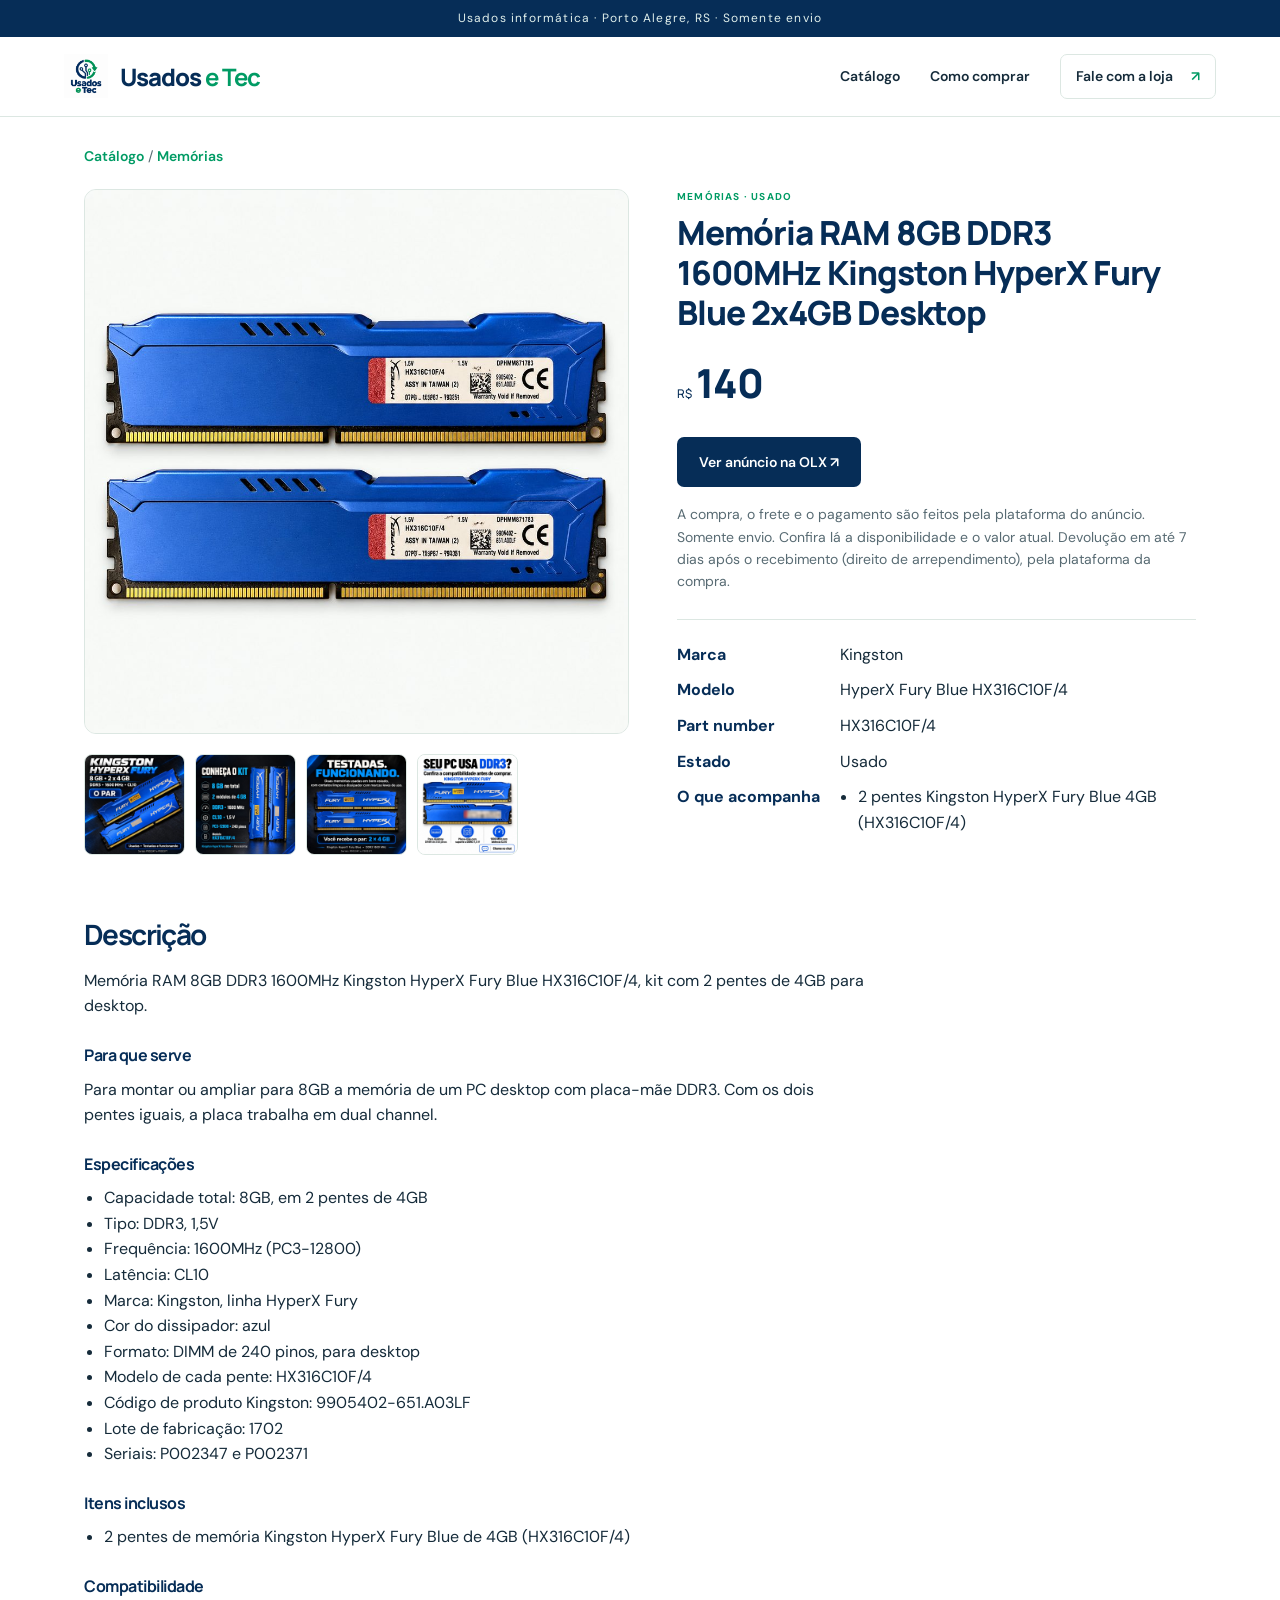
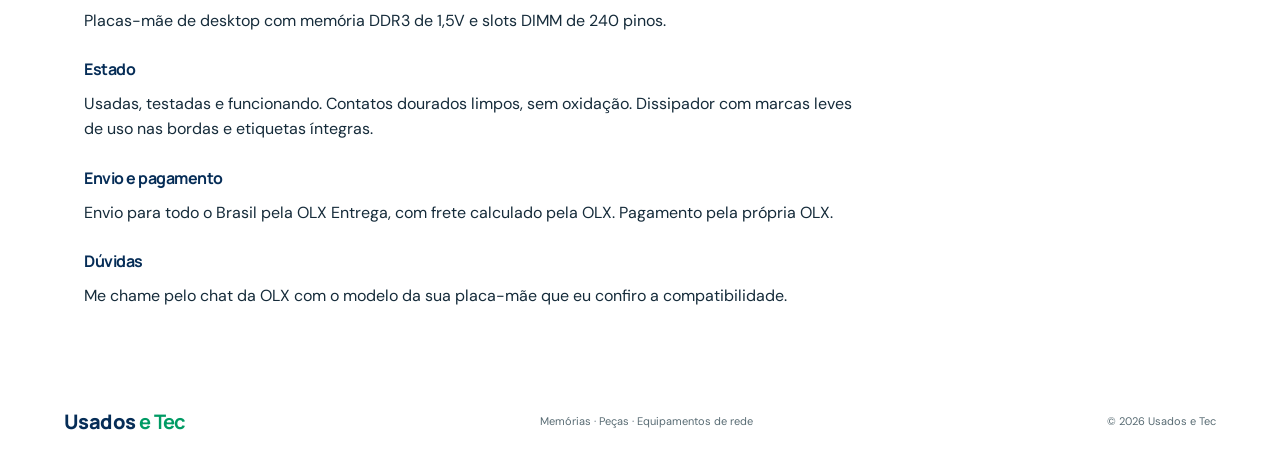
<file: produto/hyperx-fury-azul-2x4gb.html>
<!doctype html>
<html lang="pt-BR"><head><meta charset="utf-8"><meta name="viewport" content="width=device-width,initial-scale=1"><meta name="theme-color" content="#062d57">
<title>Memória RAM 8GB DDR3 1600MHz Kingston HyperX Fury Blue 2x4GB Desktop | Usados e Tec</title>
<meta name="description" content="Memória RAM 8GB DDR3 1600MHz Kingston HyperX Fury Blue HX316C10F/4, kit com 2 pentes de 4GB para desktop. PARA QUE SERVE: Para montar ou ampliar para 8GB a">
<link rel="canonical" href="https://usadosetec.com.br/produto/hyperx-fury-azul-2x4gb.html">
<meta property="og:type" content="product"><meta property="og:title" content="Memória RAM 8GB DDR3 1600MHz Kingston HyperX Fury Blue 2x4GB Desktop"><meta property="og:description" content="Memória RAM 8GB DDR3 1600MHz Kingston HyperX Fury Blue HX316C10F/4, kit com 2 pentes de 4GB para desktop. PARA QUE SERVE: Para montar ou ampliar para 8GB a"><meta property="og:image" content="https://usadosetec.com.br/assets/produtos/hyperx-fury-azul-2x4gb-1.jpg"><meta property="og:url" content="https://usadosetec.com.br/produto/hyperx-fury-azul-2x4gb.html">
<meta property="product:price:amount" content="140.00"><meta property="product:price:currency" content="BRL"><meta property="product:condition" content="used"><meta property="product:availability" content="in stock">
<link rel="icon" href="../assets/logo.png"><link rel="stylesheet" href="../style.css">
<script type="application/ld+json">{"@context": "https://schema.org", "@type": "Product", "name": "Memória RAM 8GB DDR3 1600MHz Kingston HyperX Fury Blue 2x4GB Desktop", "description": "Memória RAM 8GB DDR3 1600MHz Kingston HyperX Fury Blue HX316C10F/4, kit com 2 pentes de 4GB para desktop. PARA QUE SERVE: Para montar ou ampliar para 8GB a memória de um PC desktop com placa-mãe DDR3. Com os dois pentes iguais, a placa trabalha em dual channel. ESPECIFICAÇÕES: Capacidade total: 8GB, em 2 pentes de 4GB Tipo: DDR3, 1,5V Frequência: 1600MHz (PC3-12800) Latência: CL10 Marca: Kingston, linha HyperX Fury Cor do dissipador: azul Formato: DIMM de 240 pinos, para desktop Modelo de cada pente: HX316C10F/4 Código de produto Kingston: 9905402-651.A03LF Lote de fabricação: 1702 Seriais: P002347 e P002371 ITENS INCLUSOS: 2 pentes de memória Kingston HyperX Fury Blue de 4GB (HX316C10F/4) COMPATIBILIDADE: Placas-mãe de desktop com memória DDR3 de 1,5V e slots DIMM de 240 pinos. ESTADO: Usadas, testadas e funcionando. Contatos dourados limpos, sem oxidação. Dissipador com marcas leves de uso nas bordas e etiquetas íntegras. ENVIO E PAGAMENTO: Envio para todo o Brasil pela OLX Entrega, com frete calculado pela OLX. Pagamento pela própria OLX. DÚVIDAS: Me chame pelo chat da OLX com o modelo da sua placa-mãe que eu confiro a compatibilidade.", "image": ["https://usadosetec.com.br/assets/produtos/hyperx-fury-azul-2x4gb-1.jpg", "https://usadosetec.com.br/assets/produtos/hyperx-fury-azul-2x4gb-2.jpg", "https://usadosetec.com.br/assets/produtos/hyperx-fury-azul-2x4gb-3.jpg", "https://usadosetec.com.br/assets/produtos/hyperx-fury-azul-2x4gb-4.jpg", "https://usadosetec.com.br/assets/produtos/hyperx-fury-azul-2x4gb-5.jpg"], "sku": "RAM-002", "category": "Memórias", "offers": {"@type": "Offer", "url": "https://usadosetec.com.br/produto/hyperx-fury-azul-2x4gb.html", "priceCurrency": "BRL", "price": "140.00", "validFrom": "2026-11-25", "priceValidUntil": "2027-01-24", "availability": "https://schema.org/InStock", "itemCondition": "https://schema.org/UsedCondition", "seller": {"@type": "Organization", "name": "Usados e Tec"}, "hasMerchantReturnPolicy": {"@type": "MerchantReturnPolicy", "applicableCountry": "BR", "returnPolicyCategory": "https://schema.org/MerchantReturnFiniteReturnWindow", "merchantReturnDays": 7, "returnMethod": "https://schema.org/ReturnByMail", "returnFees": "https://schema.org/FreeReturn"}}, "brand": {"@type": "Brand", "name": "Kingston"}, "mpn": "HX316C10F/4"}</script>
<script type="application/ld+json">{"@context": "https://schema.org", "@type": "BreadcrumbList", "itemListElement": [{"@type": "ListItem", "position": 1, "name": "Catálogo", "item": "https://usadosetec.com.br/"}, {"@type": "ListItem", "position": 2, "name": "Memórias", "item": "https://usadosetec.com.br/?categoria=memorias"}, {"@type": "ListItem", "position": 3, "name": "Memória RAM 8GB DDR3 1600MHz Kingston HyperX Fury Blue 2x4GB Desktop", "item": "https://usadosetec.com.br/produto/hyperx-fury-azul-2x4gb.html"}]}</script>
</head>
<body>
<div class="topline">Usados informática · Porto Alegre, RS · Somente envio</div>
<header><a class="brand" href="../index.html" aria-label="Usados e Tec, início"><img src="../assets/logo.png" alt="Logo Usados e Tec"><span>Usados <b>e Tec</b></span></a><nav aria-label="Principal"><a href="../index.html#catalogo">Catálogo</a><a href="../index.html#como-comprar">Como comprar</a><a href="../index.html#contato" class="nav-contact">Fale com a loja <span aria-hidden="true">↗</span></a></nav></header>
<main class="product-page">
<p class="crumbs"><a href="../index.html#catalogo">Catálogo</a> / <a href="../index.html?categoria=memorias#catalogo">Memórias</a></p>
<div class="pp-grid">
<div class="pp-photos"><img class="pp-main" src="../assets/produtos/hyperx-fury-azul-2x4gb-1.jpg" alt="Memória RAM 8GB DDR3 1600MHz Kingston HyperX Fury Blue 2x4GB Desktop"><div class="pp-thumbs"><a href="../assets/produtos/hyperx-fury-azul-2x4gb-2.jpg" target="_blank"><img src="../assets/produtos/hyperx-fury-azul-2x4gb-2.jpg" alt="Memória RAM 8GB DDR3 1600MHz Kingston HyperX Fury Blue 2x4GB Desktop, foto 2" loading="lazy"></a><a href="../assets/produtos/hyperx-fury-azul-2x4gb-3.jpg" target="_blank"><img src="../assets/produtos/hyperx-fury-azul-2x4gb-3.jpg" alt="Memória RAM 8GB DDR3 1600MHz Kingston HyperX Fury Blue 2x4GB Desktop, foto 3" loading="lazy"></a><a href="../assets/produtos/hyperx-fury-azul-2x4gb-4.jpg" target="_blank"><img src="../assets/produtos/hyperx-fury-azul-2x4gb-4.jpg" alt="Memória RAM 8GB DDR3 1600MHz Kingston HyperX Fury Blue 2x4GB Desktop, foto 4" loading="lazy"></a><a href="../assets/produtos/hyperx-fury-azul-2x4gb-5.jpg" target="_blank"><img src="../assets/produtos/hyperx-fury-azul-2x4gb-5.jpg" alt="Memória RAM 8GB DDR3 1600MHz Kingston HyperX Fury Blue 2x4GB Desktop, foto 5" loading="lazy"></a></div></div>
<div class="pp-info">
<p class="category">Memórias · Usado</p>
<h1>Memória RAM 8GB DDR3 1600MHz Kingston HyperX Fury Blue 2x4GB Desktop</h1>
<span class="price"><small>R$</small>140</span>
<div class="pp-buy"><a class="button primary" href="https://www.olx.com.br/vi/1551242463" target="_blank" rel="noopener">Ver anúncio na OLX ↗</a></div>
<p class="pp-note">A compra, o frete e o pagamento são feitos pela plataforma do anúncio. Somente envio. Confira lá a disponibilidade e o valor atual. Devolução em até 7 dias após o recebimento (direito de arrependimento), pela plataforma da compra.</p>
<dl><dt>Marca</dt><dd>Kingston</dd><dt>Modelo</dt><dd>HyperX Fury Blue HX316C10F/4</dd><dt>Part number</dt><dd>HX316C10F/4</dd><dt>Estado</dt><dd>Usado</dd><dt>O que acompanha</dt><dd><ul><li>2 pentes Kingston HyperX Fury Blue 4GB (HX316C10F/4)</li></ul></dd></dl>
</div>
</div>
<section class="pp-desc"><h2>Descrição</h2>
<p>Memória RAM 8GB DDR3 1600MHz Kingston HyperX Fury Blue HX316C10F/4, kit com 2 pentes de 4GB para desktop.</p>
<h3>Para que serve</h3>
<p>Para montar ou ampliar para 8GB a memória de um PC desktop com placa-mãe DDR3. Com os dois pentes iguais, a placa trabalha em dual channel.</p>
<h3>Especificações</h3>
<ul><li>Capacidade total: 8GB, em 2 pentes de 4GB</li><li>Tipo: DDR3, 1,5V</li><li>Frequência: 1600MHz (PC3-12800)</li><li>Latência: CL10</li><li>Marca: Kingston, linha HyperX Fury</li><li>Cor do dissipador: azul</li><li>Formato: DIMM de 240 pinos, para desktop</li><li>Modelo de cada pente: HX316C10F/4</li><li>Código de produto Kingston: 9905402-651.A03LF</li><li>Lote de fabricação: 1702</li><li>Seriais: P002347 e P002371</li></ul>
<h3>Itens inclusos</h3>
<ul><li>2 pentes de memória Kingston HyperX Fury Blue de 4GB (HX316C10F/4)</li></ul>
<h3>Compatibilidade</h3>
<p>Placas-mãe de desktop com memória DDR3 de 1,5V e slots DIMM de 240 pinos.</p>
<h3>Estado</h3>
<p>Usadas, testadas e funcionando. Contatos dourados limpos, sem oxidação. Dissipador com marcas leves de uso nas bordas e etiquetas íntegras.</p>
<h3>Envio e pagamento</h3>
<p>Envio para todo o Brasil pela OLX Entrega, com frete calculado pela OLX. Pagamento pela própria OLX.</p>
<h3>Dúvidas</h3>
<p>Me chame pelo chat da OLX com o modelo da sua placa-mãe que eu confiro a compatibilidade.</p>
</section>
</main>
<footer><a class="footer-brand" href="../index.html">Usados <b>e Tec</b></a><p>Memórias · Peças · Equipamentos de rede</p><span>© 2026 Usados e Tec</span></footer>
</body></html>
</file>
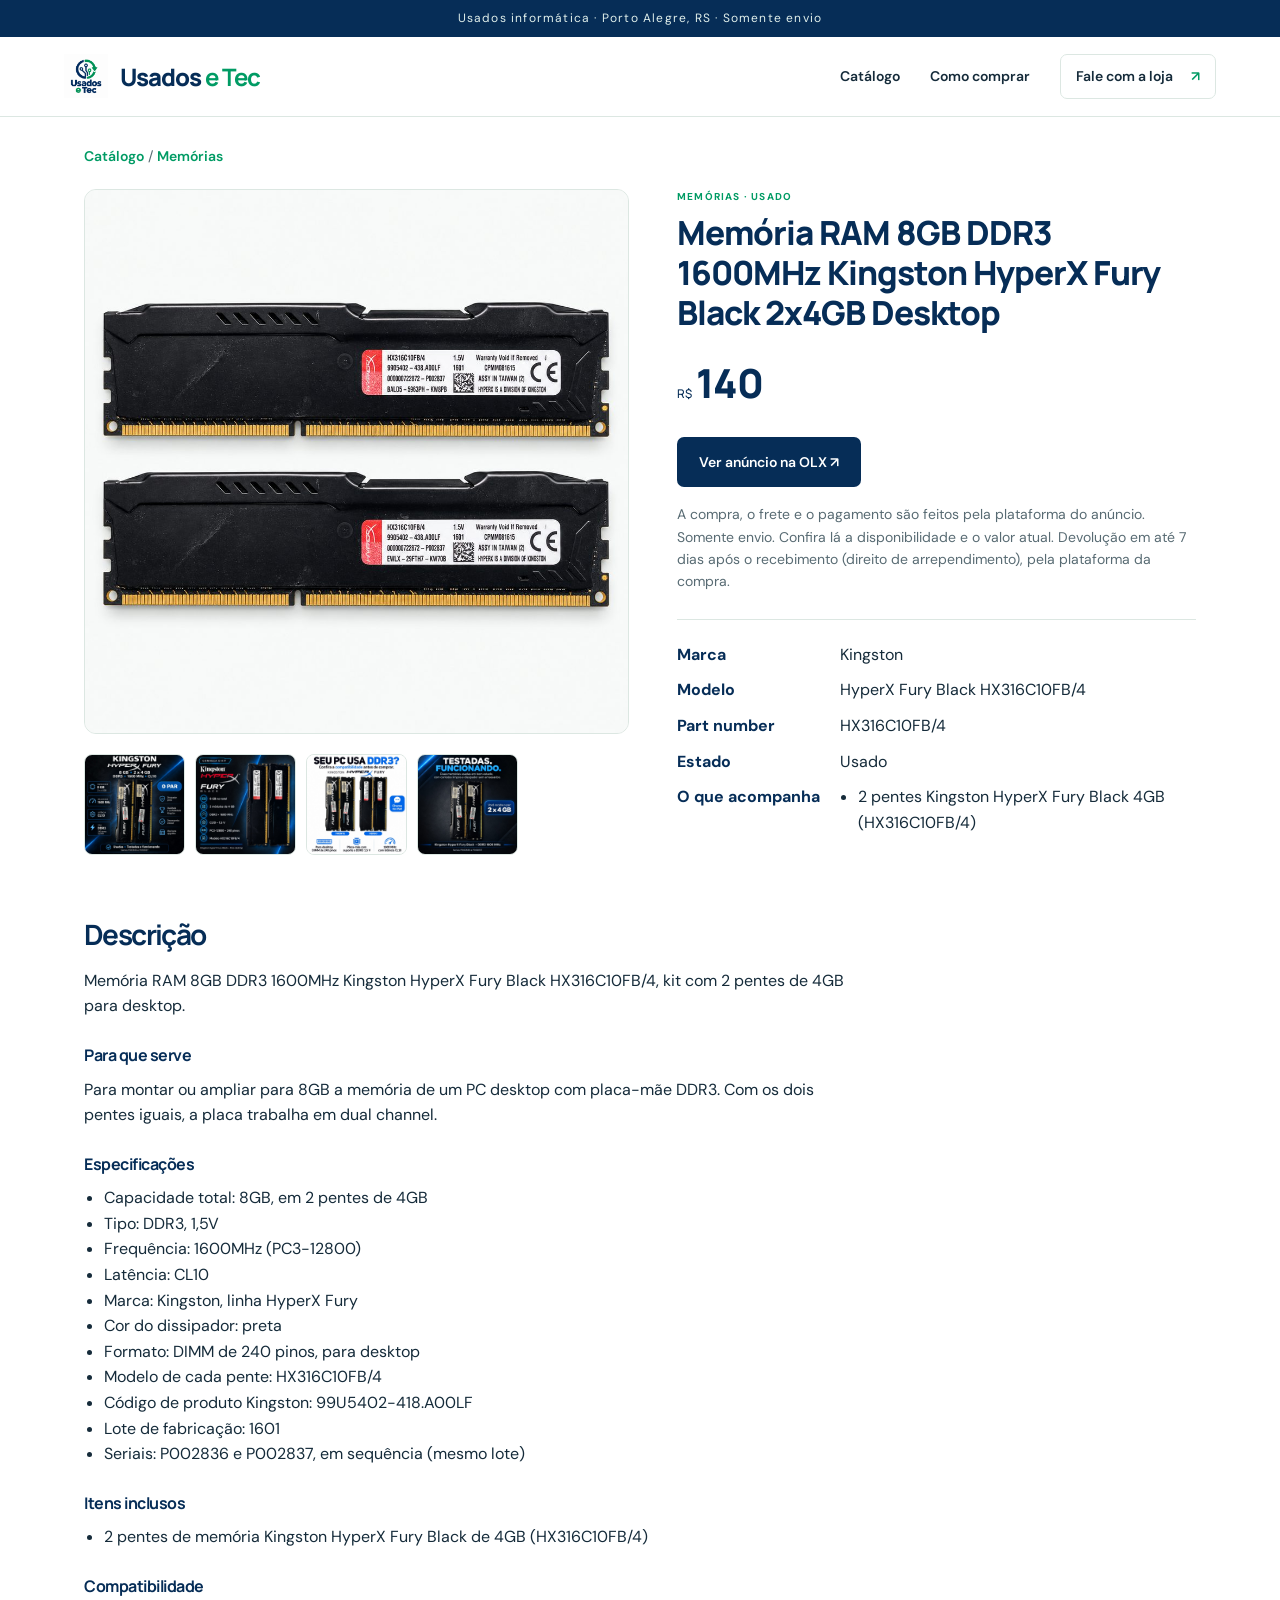
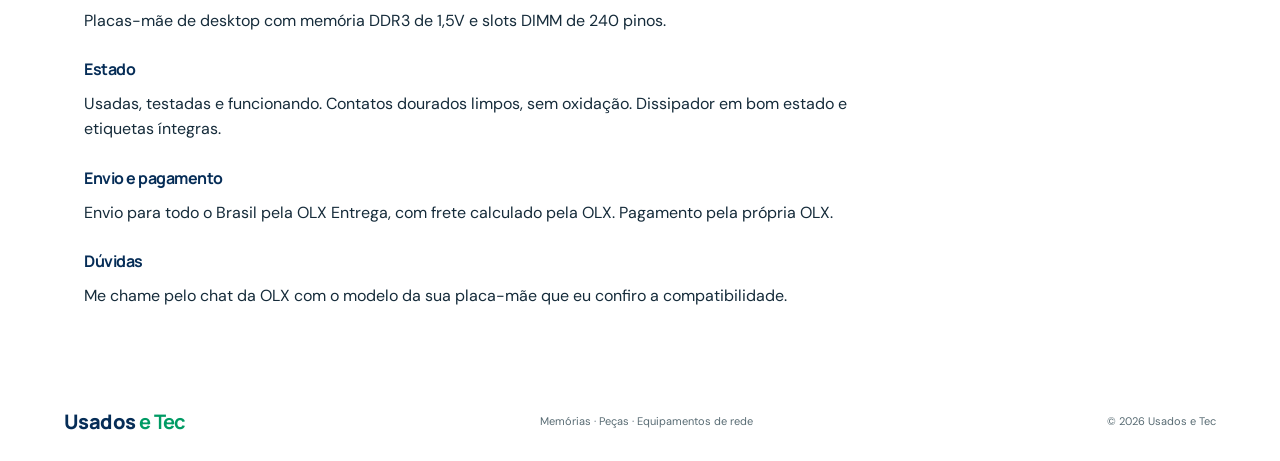
<file: produto/hyperx-fury-preta-2x4gb.html>
<!doctype html>
<html lang="pt-BR"><head><meta charset="utf-8"><meta name="viewport" content="width=device-width,initial-scale=1"><meta name="theme-color" content="#062d57">
<title>Memória RAM 8GB DDR3 1600MHz Kingston HyperX Fury Black 2x4GB Desktop | Usados e Tec</title>
<meta name="description" content="Memória RAM 8GB DDR3 1600MHz Kingston HyperX Fury Black HX316C10FB/4, kit com 2 pentes de 4GB para desktop. PARA QUE SERVE: Para montar ou ampliar para 8GB">
<link rel="canonical" href="https://usadosetec.com.br/produto/hyperx-fury-preta-2x4gb.html">
<meta property="og:type" content="product"><meta property="og:title" content="Memória RAM 8GB DDR3 1600MHz Kingston HyperX Fury Black 2x4GB Desktop"><meta property="og:description" content="Memória RAM 8GB DDR3 1600MHz Kingston HyperX Fury Black HX316C10FB/4, kit com 2 pentes de 4GB para desktop. PARA QUE SERVE: Para montar ou ampliar para 8GB"><meta property="og:image" content="https://usadosetec.com.br/assets/produtos/hyperx-fury-preta-2x4gb-1.jpg"><meta property="og:url" content="https://usadosetec.com.br/produto/hyperx-fury-preta-2x4gb.html">
<meta property="product:price:amount" content="140.00"><meta property="product:price:currency" content="BRL"><meta property="product:condition" content="used"><meta property="product:availability" content="in stock">
<link rel="icon" href="../assets/logo.png"><link rel="stylesheet" href="../style.css">
<script type="application/ld+json">{"@context": "https://schema.org", "@type": "Product", "name": "Memória RAM 8GB DDR3 1600MHz Kingston HyperX Fury Black 2x4GB Desktop", "description": "Memória RAM 8GB DDR3 1600MHz Kingston HyperX Fury Black HX316C10FB/4, kit com 2 pentes de 4GB para desktop. PARA QUE SERVE: Para montar ou ampliar para 8GB a memória de um PC desktop com placa-mãe DDR3. Com os dois pentes iguais, a placa trabalha em dual channel. ESPECIFICAÇÕES: Capacidade total: 8GB, em 2 pentes de 4GB Tipo: DDR3, 1,5V Frequência: 1600MHz (PC3-12800) Latência: CL10 Marca: Kingston, linha HyperX Fury Cor do dissipador: preta Formato: DIMM de 240 pinos, para desktop Modelo de cada pente: HX316C10FB/4 Código de produto Kingston: 99U5402-418.A00LF Lote de fabricação: 1601 Seriais: P002836 e P002837, em sequência (mesmo lote) ITENS INCLUSOS: 2 pentes de memória Kingston HyperX Fury Black de 4GB (HX316C10FB/4) COMPATIBILIDADE: Placas-mãe de desktop com memória DDR3 de 1,5V e slots DIMM de 240 pinos. ESTADO: Usadas, testadas e funcionando. Contatos dourados limpos, sem oxidação. Dissipador em bom estado e etiquetas íntegras. ENVIO E PAGAMENTO: Envio para todo o Brasil pela OLX Entrega, com frete calculado pela OLX. Pagamento pela própria OLX. DÚVIDAS: Me chame pelo chat da OLX com o modelo da sua placa-mãe que eu confiro a compatibilidade.", "image": ["https://usadosetec.com.br/assets/produtos/hyperx-fury-preta-2x4gb-1.jpg", "https://usadosetec.com.br/assets/produtos/hyperx-fury-preta-2x4gb-2.jpg", "https://usadosetec.com.br/assets/produtos/hyperx-fury-preta-2x4gb-3.jpg", "https://usadosetec.com.br/assets/produtos/hyperx-fury-preta-2x4gb-4.jpg", "https://usadosetec.com.br/assets/produtos/hyperx-fury-preta-2x4gb-5.jpg"], "sku": "RAM-001", "category": "Memórias", "offers": {"@type": "Offer", "url": "https://usadosetec.com.br/produto/hyperx-fury-preta-2x4gb.html", "priceCurrency": "BRL", "price": "140.00", "validFrom": "2026-11-25", "priceValidUntil": "2027-01-24", "availability": "https://schema.org/InStock", "itemCondition": "https://schema.org/UsedCondition", "seller": {"@type": "Organization", "name": "Usados e Tec"}, "hasMerchantReturnPolicy": {"@type": "MerchantReturnPolicy", "applicableCountry": "BR", "returnPolicyCategory": "https://schema.org/MerchantReturnFiniteReturnWindow", "merchantReturnDays": 7, "returnMethod": "https://schema.org/ReturnByMail", "returnFees": "https://schema.org/FreeReturn"}}, "brand": {"@type": "Brand", "name": "Kingston"}, "mpn": "HX316C10FB/4"}</script>
<script type="application/ld+json">{"@context": "https://schema.org", "@type": "BreadcrumbList", "itemListElement": [{"@type": "ListItem", "position": 1, "name": "Catálogo", "item": "https://usadosetec.com.br/"}, {"@type": "ListItem", "position": 2, "name": "Memórias", "item": "https://usadosetec.com.br/?categoria=memorias"}, {"@type": "ListItem", "position": 3, "name": "Memória RAM 8GB DDR3 1600MHz Kingston HyperX Fury Black 2x4GB Desktop", "item": "https://usadosetec.com.br/produto/hyperx-fury-preta-2x4gb.html"}]}</script>
</head>
<body>
<div class="topline">Usados informática · Porto Alegre, RS · Somente envio</div>
<header><a class="brand" href="../index.html" aria-label="Usados e Tec, início"><img src="../assets/logo.png" alt="Logo Usados e Tec"><span>Usados <b>e Tec</b></span></a><nav aria-label="Principal"><a href="../index.html#catalogo">Catálogo</a><a href="../index.html#como-comprar">Como comprar</a><a href="../index.html#contato" class="nav-contact">Fale com a loja <span aria-hidden="true">↗</span></a></nav></header>
<main class="product-page">
<p class="crumbs"><a href="../index.html#catalogo">Catálogo</a> / <a href="../index.html?categoria=memorias#catalogo">Memórias</a></p>
<div class="pp-grid">
<div class="pp-photos"><img class="pp-main" src="../assets/produtos/hyperx-fury-preta-2x4gb-1.jpg" alt="Memória RAM 8GB DDR3 1600MHz Kingston HyperX Fury Black 2x4GB Desktop"><div class="pp-thumbs"><a href="../assets/produtos/hyperx-fury-preta-2x4gb-2.jpg" target="_blank"><img src="../assets/produtos/hyperx-fury-preta-2x4gb-2.jpg" alt="Memória RAM 8GB DDR3 1600MHz Kingston HyperX Fury Black 2x4GB Desktop, foto 2" loading="lazy"></a><a href="../assets/produtos/hyperx-fury-preta-2x4gb-3.jpg" target="_blank"><img src="../assets/produtos/hyperx-fury-preta-2x4gb-3.jpg" alt="Memória RAM 8GB DDR3 1600MHz Kingston HyperX Fury Black 2x4GB Desktop, foto 3" loading="lazy"></a><a href="../assets/produtos/hyperx-fury-preta-2x4gb-4.jpg" target="_blank"><img src="../assets/produtos/hyperx-fury-preta-2x4gb-4.jpg" alt="Memória RAM 8GB DDR3 1600MHz Kingston HyperX Fury Black 2x4GB Desktop, foto 4" loading="lazy"></a><a href="../assets/produtos/hyperx-fury-preta-2x4gb-5.jpg" target="_blank"><img src="../assets/produtos/hyperx-fury-preta-2x4gb-5.jpg" alt="Memória RAM 8GB DDR3 1600MHz Kingston HyperX Fury Black 2x4GB Desktop, foto 5" loading="lazy"></a></div></div>
<div class="pp-info">
<p class="category">Memórias · Usado</p>
<h1>Memória RAM 8GB DDR3 1600MHz Kingston HyperX Fury Black 2x4GB Desktop</h1>
<span class="price"><small>R$</small>140</span>
<div class="pp-buy"><a class="button primary" href="https://www.olx.com.br/vi/1551238916" target="_blank" rel="noopener">Ver anúncio na OLX ↗</a></div>
<p class="pp-note">A compra, o frete e o pagamento são feitos pela plataforma do anúncio. Somente envio. Confira lá a disponibilidade e o valor atual. Devolução em até 7 dias após o recebimento (direito de arrependimento), pela plataforma da compra.</p>
<dl><dt>Marca</dt><dd>Kingston</dd><dt>Modelo</dt><dd>HyperX Fury Black HX316C10FB/4</dd><dt>Part number</dt><dd>HX316C10FB/4</dd><dt>Estado</dt><dd>Usado</dd><dt>O que acompanha</dt><dd><ul><li>2 pentes Kingston HyperX Fury Black 4GB (HX316C10FB/4)</li></ul></dd></dl>
</div>
</div>
<section class="pp-desc"><h2>Descrição</h2>
<p>Memória RAM 8GB DDR3 1600MHz Kingston HyperX Fury Black HX316C10FB/4, kit com 2 pentes de 4GB para desktop.</p>
<h3>Para que serve</h3>
<p>Para montar ou ampliar para 8GB a memória de um PC desktop com placa-mãe DDR3. Com os dois pentes iguais, a placa trabalha em dual channel.</p>
<h3>Especificações</h3>
<ul><li>Capacidade total: 8GB, em 2 pentes de 4GB</li><li>Tipo: DDR3, 1,5V</li><li>Frequência: 1600MHz (PC3-12800)</li><li>Latência: CL10</li><li>Marca: Kingston, linha HyperX Fury</li><li>Cor do dissipador: preta</li><li>Formato: DIMM de 240 pinos, para desktop</li><li>Modelo de cada pente: HX316C10FB/4</li><li>Código de produto Kingston: 99U5402-418.A00LF</li><li>Lote de fabricação: 1601</li><li>Seriais: P002836 e P002837, em sequência (mesmo lote)</li></ul>
<h3>Itens inclusos</h3>
<ul><li>2 pentes de memória Kingston HyperX Fury Black de 4GB (HX316C10FB/4)</li></ul>
<h3>Compatibilidade</h3>
<p>Placas-mãe de desktop com memória DDR3 de 1,5V e slots DIMM de 240 pinos.</p>
<h3>Estado</h3>
<p>Usadas, testadas e funcionando. Contatos dourados limpos, sem oxidação. Dissipador em bom estado e etiquetas íntegras.</p>
<h3>Envio e pagamento</h3>
<p>Envio para todo o Brasil pela OLX Entrega, com frete calculado pela OLX. Pagamento pela própria OLX.</p>
<h3>Dúvidas</h3>
<p>Me chame pelo chat da OLX com o modelo da sua placa-mãe que eu confiro a compatibilidade.</p>
</section>
</main>
<footer><a class="footer-brand" href="../index.html">Usados <b>e Tec</b></a><p>Memórias · Peças · Equipamentos de rede</p><span>© 2026 Usados e Tec</span></footer>
</body></html>
</file>
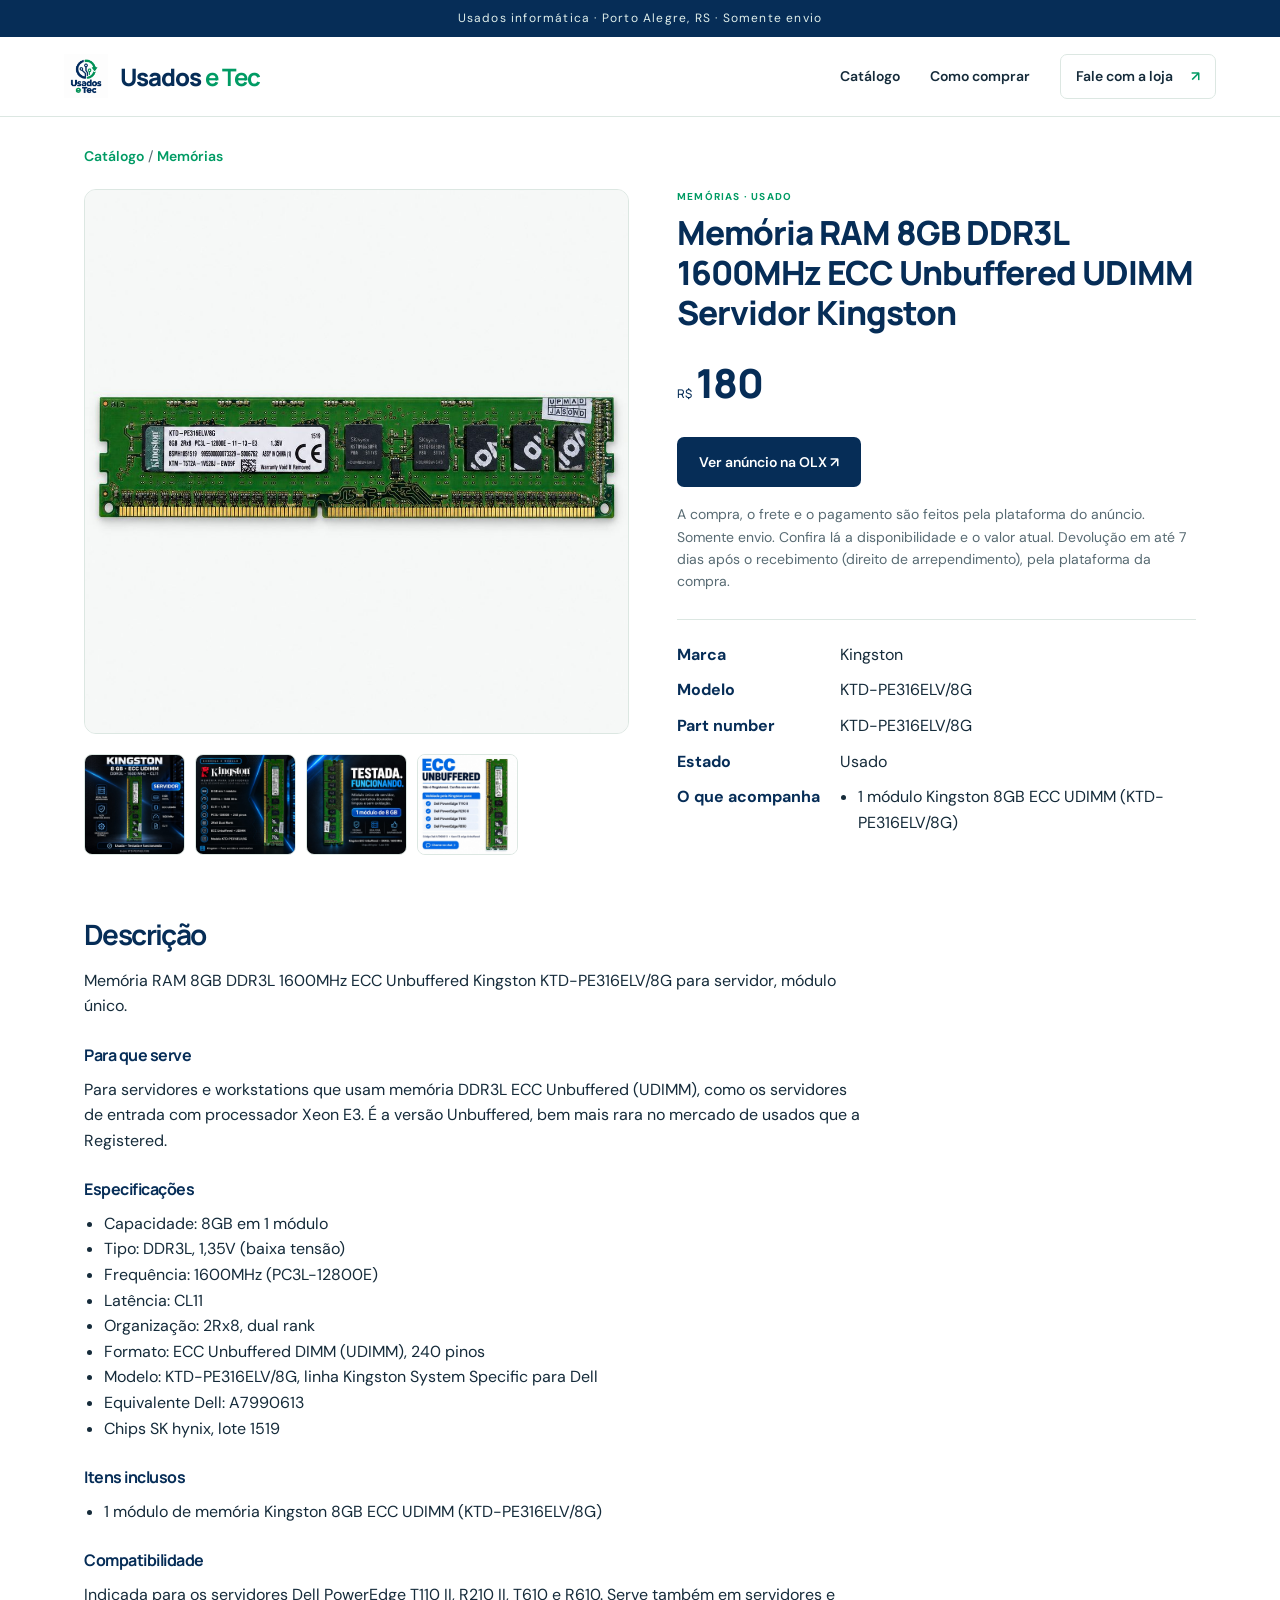
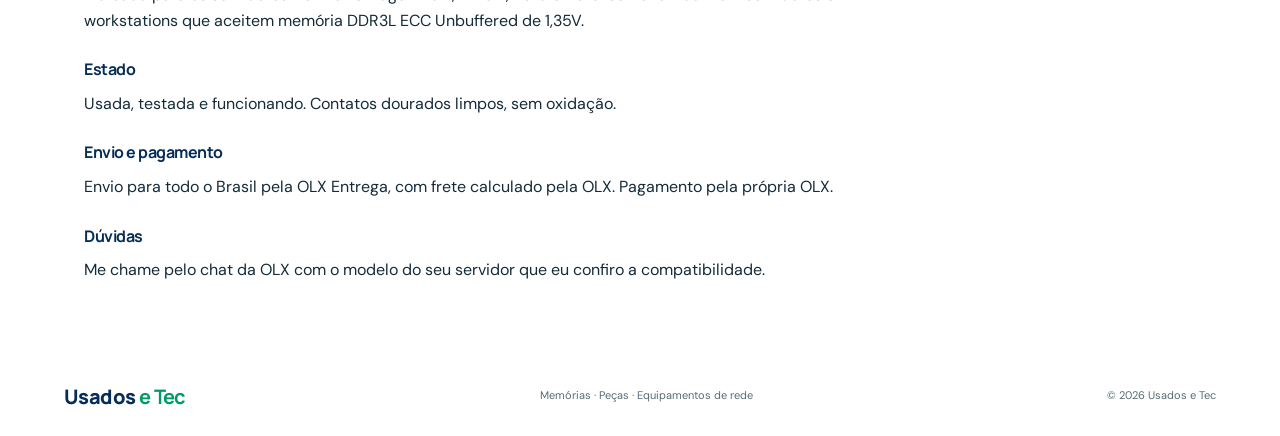
<file: produto/kingston-ecc-8gb-ktd-pe316elv.html>
<!doctype html>
<html lang="pt-BR"><head><meta charset="utf-8"><meta name="viewport" content="width=device-width,initial-scale=1"><meta name="theme-color" content="#062d57">
<title>Memória RAM 8GB DDR3L 1600MHz ECC Unbuffered UDIMM Servidor Kingston | Usados e Tec</title>
<meta name="description" content="Memória RAM 8GB DDR3L 1600MHz ECC Unbuffered Kingston KTD-PE316ELV/8G para servidor, módulo único. PARA QUE SERVE: Para servidores e workstations que usam ">
<link rel="canonical" href="https://usadosetec.com.br/produto/kingston-ecc-8gb-ktd-pe316elv.html">
<meta property="og:type" content="product"><meta property="og:title" content="Memória RAM 8GB DDR3L 1600MHz ECC Unbuffered UDIMM Servidor Kingston"><meta property="og:description" content="Memória RAM 8GB DDR3L 1600MHz ECC Unbuffered Kingston KTD-PE316ELV/8G para servidor, módulo único. PARA QUE SERVE: Para servidores e workstations que usam "><meta property="og:image" content="https://usadosetec.com.br/assets/produtos/kingston-ecc-8gb-ktd-pe316elv-1.jpg"><meta property="og:url" content="https://usadosetec.com.br/produto/kingston-ecc-8gb-ktd-pe316elv.html">
<meta property="product:price:amount" content="180.00"><meta property="product:price:currency" content="BRL"><meta property="product:condition" content="used"><meta property="product:availability" content="in stock">
<link rel="icon" href="../assets/logo.png"><link rel="stylesheet" href="../style.css">
<script type="application/ld+json">{"@context": "https://schema.org", "@type": "Product", "name": "Memória RAM 8GB DDR3L 1600MHz ECC Unbuffered UDIMM Servidor Kingston", "description": "Memória RAM 8GB DDR3L 1600MHz ECC Unbuffered Kingston KTD-PE316ELV/8G para servidor, módulo único. PARA QUE SERVE: Para servidores e workstations que usam memória DDR3L ECC Unbuffered (UDIMM), como os servidores de entrada com processador Xeon E3. É a versão Unbuffered, bem mais rara no mercado de usados que a Registered. ESPECIFICAÇÕES: Capacidade: 8GB em 1 módulo Tipo: DDR3L, 1,35V (baixa tensão) Frequência: 1600MHz (PC3L-12800E) Latência: CL11 Organização: 2Rx8, dual rank Formato: ECC Unbuffered DIMM (UDIMM), 240 pinos Modelo: KTD-PE316ELV/8G, linha Kingston System Specific para Dell Equivalente Dell: A7990613 Chips SK hynix, lote 1519 ITENS INCLUSOS: 1 módulo de memória Kingston 8GB ECC UDIMM (KTD-PE316ELV/8G) COMPATIBILIDADE: Indicada para os servidores Dell PowerEdge T110 II, R210 II, T610 e R610. Serve também em servidores e workstations que aceitem memória DDR3L ECC Unbuffered de 1,35V. ESTADO: Usada, testada e funcionando. Contatos dourados limpos, sem oxidação. ENVIO E PAGAMENTO: Envio para todo o Brasil pela OLX Entrega, com frete calculado pela OLX. Pagamento pela própria OLX. DÚVIDAS: Me chame pelo chat da OLX com o modelo do seu servidor que eu confiro a compatibilidade.", "image": ["https://usadosetec.com.br/assets/produtos/kingston-ecc-8gb-ktd-pe316elv-1.jpg", "https://usadosetec.com.br/assets/produtos/kingston-ecc-8gb-ktd-pe316elv-2.jpg", "https://usadosetec.com.br/assets/produtos/kingston-ecc-8gb-ktd-pe316elv-3.jpg", "https://usadosetec.com.br/assets/produtos/kingston-ecc-8gb-ktd-pe316elv-4.jpg", "https://usadosetec.com.br/assets/produtos/kingston-ecc-8gb-ktd-pe316elv-5.jpg"], "sku": "RAM-005", "category": "Memórias", "offers": {"@type": "Offer", "url": "https://usadosetec.com.br/produto/kingston-ecc-8gb-ktd-pe316elv.html", "priceCurrency": "BRL", "price": "180.00", "validFrom": "2026-11-10", "priceValidUntil": "2027-01-24", "availability": "https://schema.org/InStock", "itemCondition": "https://schema.org/UsedCondition", "seller": {"@type": "Organization", "name": "Usados e Tec"}, "hasMerchantReturnPolicy": {"@type": "MerchantReturnPolicy", "applicableCountry": "BR", "returnPolicyCategory": "https://schema.org/MerchantReturnFiniteReturnWindow", "merchantReturnDays": 7, "returnMethod": "https://schema.org/ReturnByMail", "returnFees": "https://schema.org/FreeReturn"}}, "brand": {"@type": "Brand", "name": "Kingston"}, "mpn": "KTD-PE316ELV/8G"}</script>
<script type="application/ld+json">{"@context": "https://schema.org", "@type": "BreadcrumbList", "itemListElement": [{"@type": "ListItem", "position": 1, "name": "Catálogo", "item": "https://usadosetec.com.br/"}, {"@type": "ListItem", "position": 2, "name": "Memórias", "item": "https://usadosetec.com.br/?categoria=memorias"}, {"@type": "ListItem", "position": 3, "name": "Memória RAM 8GB DDR3L 1600MHz ECC Unbuffered UDIMM Servidor Kingston", "item": "https://usadosetec.com.br/produto/kingston-ecc-8gb-ktd-pe316elv.html"}]}</script>
</head>
<body>
<div class="topline">Usados informática · Porto Alegre, RS · Somente envio</div>
<header><a class="brand" href="../index.html" aria-label="Usados e Tec, início"><img src="../assets/logo.png" alt="Logo Usados e Tec"><span>Usados <b>e Tec</b></span></a><nav aria-label="Principal"><a href="../index.html#catalogo">Catálogo</a><a href="../index.html#como-comprar">Como comprar</a><a href="../index.html#contato" class="nav-contact">Fale com a loja <span aria-hidden="true">↗</span></a></nav></header>
<main class="product-page">
<p class="crumbs"><a href="../index.html#catalogo">Catálogo</a> / <a href="../index.html?categoria=memorias#catalogo">Memórias</a></p>
<div class="pp-grid">
<div class="pp-photos"><img class="pp-main" src="../assets/produtos/kingston-ecc-8gb-ktd-pe316elv-1.jpg" alt="Memória RAM 8GB DDR3L 1600MHz ECC Unbuffered UDIMM Servidor Kingston"><div class="pp-thumbs"><a href="../assets/produtos/kingston-ecc-8gb-ktd-pe316elv-2.jpg" target="_blank"><img src="../assets/produtos/kingston-ecc-8gb-ktd-pe316elv-2.jpg" alt="Memória RAM 8GB DDR3L 1600MHz ECC Unbuffered UDIMM Servidor Kingston, foto 2" loading="lazy"></a><a href="../assets/produtos/kingston-ecc-8gb-ktd-pe316elv-3.jpg" target="_blank"><img src="../assets/produtos/kingston-ecc-8gb-ktd-pe316elv-3.jpg" alt="Memória RAM 8GB DDR3L 1600MHz ECC Unbuffered UDIMM Servidor Kingston, foto 3" loading="lazy"></a><a href="../assets/produtos/kingston-ecc-8gb-ktd-pe316elv-4.jpg" target="_blank"><img src="../assets/produtos/kingston-ecc-8gb-ktd-pe316elv-4.jpg" alt="Memória RAM 8GB DDR3L 1600MHz ECC Unbuffered UDIMM Servidor Kingston, foto 4" loading="lazy"></a><a href="../assets/produtos/kingston-ecc-8gb-ktd-pe316elv-5.jpg" target="_blank"><img src="../assets/produtos/kingston-ecc-8gb-ktd-pe316elv-5.jpg" alt="Memória RAM 8GB DDR3L 1600MHz ECC Unbuffered UDIMM Servidor Kingston, foto 5" loading="lazy"></a></div></div>
<div class="pp-info">
<p class="category">Memórias · Usado</p>
<h1>Memória RAM 8GB DDR3L 1600MHz ECC Unbuffered UDIMM Servidor Kingston</h1>
<span class="price"><small>R$</small>180</span>
<div class="pp-buy"><a class="button primary" href="https://www.olx.com.br/vi/1551113189" target="_blank" rel="noopener">Ver anúncio na OLX ↗</a></div>
<p class="pp-note">A compra, o frete e o pagamento são feitos pela plataforma do anúncio. Somente envio. Confira lá a disponibilidade e o valor atual. Devolução em até 7 dias após o recebimento (direito de arrependimento), pela plataforma da compra.</p>
<dl><dt>Marca</dt><dd>Kingston</dd><dt>Modelo</dt><dd>KTD-PE316ELV/8G</dd><dt>Part number</dt><dd>KTD-PE316ELV/8G</dd><dt>Estado</dt><dd>Usado</dd><dt>O que acompanha</dt><dd><ul><li>1 módulo Kingston 8GB ECC UDIMM (KTD-PE316ELV/8G)</li></ul></dd></dl>
</div>
</div>
<section class="pp-desc"><h2>Descrição</h2>
<p>Memória RAM 8GB DDR3L 1600MHz ECC Unbuffered Kingston KTD-PE316ELV/8G para servidor, módulo único.</p>
<h3>Para que serve</h3>
<p>Para servidores e workstations que usam memória DDR3L ECC Unbuffered (UDIMM), como os servidores de entrada com processador Xeon E3. É a versão Unbuffered, bem mais rara no mercado de usados que a Registered.</p>
<h3>Especificações</h3>
<ul><li>Capacidade: 8GB em 1 módulo</li><li>Tipo: DDR3L, 1,35V (baixa tensão)</li><li>Frequência: 1600MHz (PC3L-12800E)</li><li>Latência: CL11</li><li>Organização: 2Rx8, dual rank</li><li>Formato: ECC Unbuffered DIMM (UDIMM), 240 pinos</li><li>Modelo: KTD-PE316ELV/8G, linha Kingston System Specific para Dell</li><li>Equivalente Dell: A7990613</li><li>Chips SK hynix, lote 1519</li></ul>
<h3>Itens inclusos</h3>
<ul><li>1 módulo de memória Kingston 8GB ECC UDIMM (KTD-PE316ELV/8G)</li></ul>
<h3>Compatibilidade</h3>
<p>Indicada para os servidores Dell PowerEdge T110 II, R210 II, T610 e R610. Serve também em servidores e workstations que aceitem memória DDR3L ECC Unbuffered de 1,35V.</p>
<h3>Estado</h3>
<p>Usada, testada e funcionando. Contatos dourados limpos, sem oxidação.</p>
<h3>Envio e pagamento</h3>
<p>Envio para todo o Brasil pela OLX Entrega, com frete calculado pela OLX. Pagamento pela própria OLX.</p>
<h3>Dúvidas</h3>
<p>Me chame pelo chat da OLX com o modelo do seu servidor que eu confiro a compatibilidade.</p>
</section>
</main>
<footer><a class="footer-brand" href="../index.html">Usados <b>e Tec</b></a><p>Memórias · Peças · Equipamentos de rede</p><span>© 2026 Usados e Tec</span></footer>
</body></html>
</file>
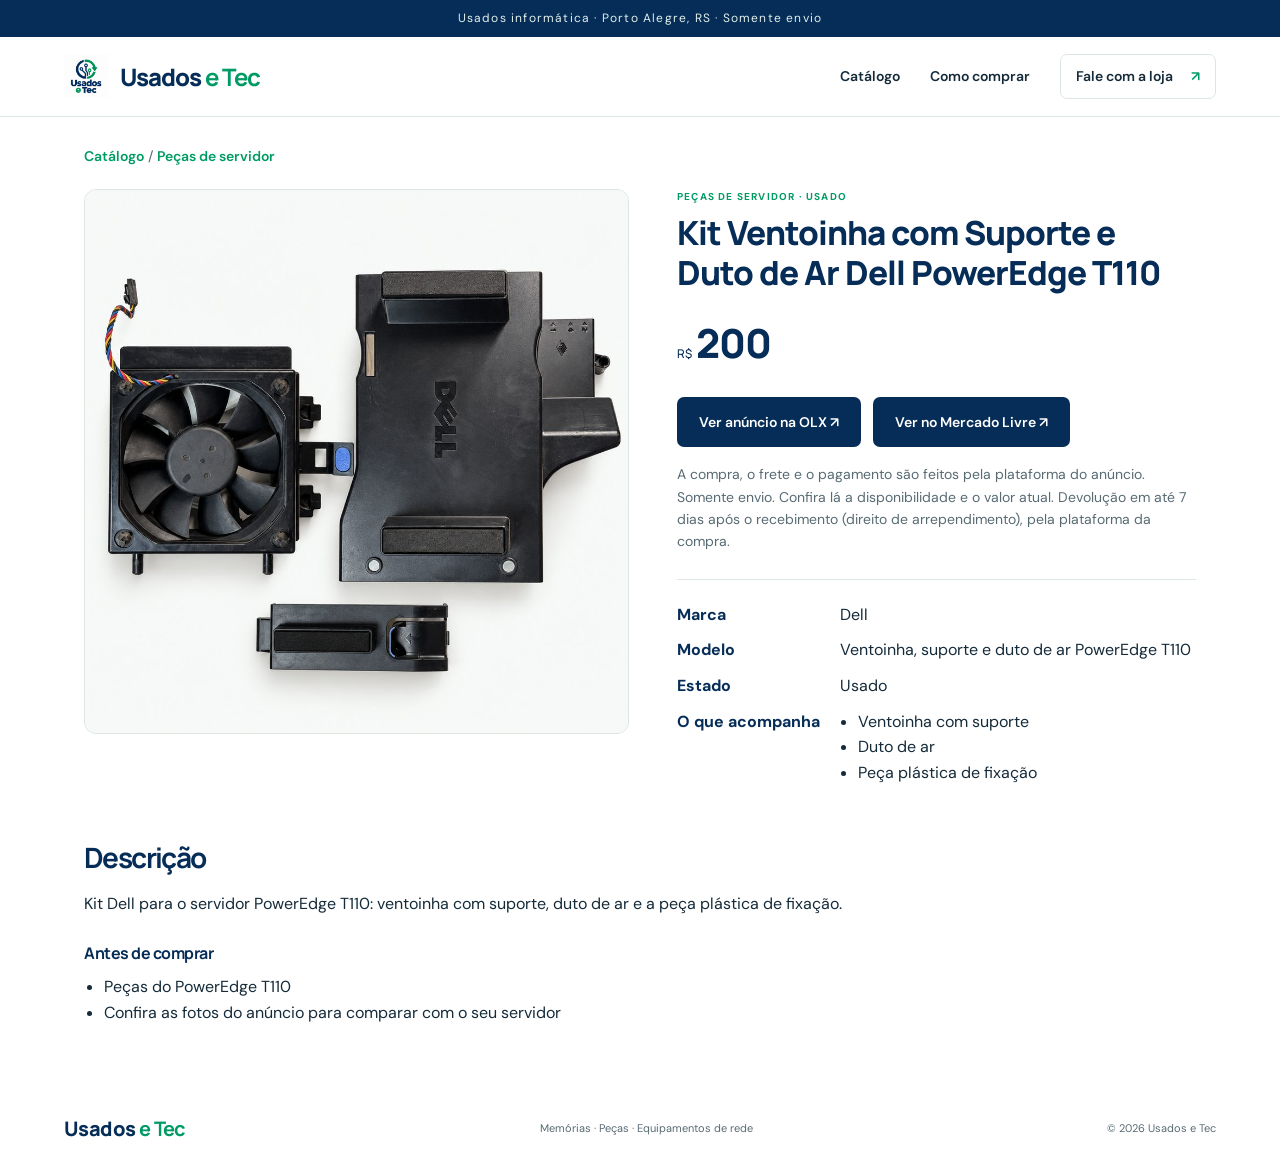
<file: produto/kit-ventoinha-duto-dell-poweredge-t110.html>
<!doctype html>
<html lang="pt-BR"><head><meta charset="utf-8"><meta name="viewport" content="width=device-width,initial-scale=1"><meta name="theme-color" content="#062d57">
<title>Kit Ventoinha com Suporte e Duto de Ar Dell PowerEdge T110 | Usados e Tec</title>
<meta name="description" content="Kit Dell para o servidor PowerEdge T110: ventoinha com suporte, duto de ar e a peça plástica de fixação. ANTES DE COMPRAR: Peças do PowerEdge T110 Confira ">
<link rel="canonical" href="https://usadosetec.com.br/produto/kit-ventoinha-duto-dell-poweredge-t110.html">
<meta property="og:type" content="product"><meta property="og:title" content="Kit Ventoinha com Suporte e Duto de Ar Dell PowerEdge T110"><meta property="og:description" content="Kit Dell para o servidor PowerEdge T110: ventoinha com suporte, duto de ar e a peça plástica de fixação. ANTES DE COMPRAR: Peças do PowerEdge T110 Confira "><meta property="og:image" content="https://usadosetec.com.br/assets/produtos/kit-ventoinha-duto-dell-poweredge-t110-1.jpg"><meta property="og:url" content="https://usadosetec.com.br/produto/kit-ventoinha-duto-dell-poweredge-t110.html">
<meta property="product:price:amount" content="200.00"><meta property="product:price:currency" content="BRL"><meta property="product:condition" content="used"><meta property="product:availability" content="in stock">
<link rel="icon" href="../assets/logo.png"><link rel="stylesheet" href="../style.css">
<script type="application/ld+json">{"@context": "https://schema.org", "@type": "Product", "name": "Kit Ventoinha com Suporte e Duto de Ar Dell PowerEdge T110", "description": "Kit Dell para o servidor PowerEdge T110: ventoinha com suporte, duto de ar e a peça plástica de fixação. ANTES DE COMPRAR: Peças do PowerEdge T110 Confira as fotos do anúncio para comparar com o seu servidor", "image": ["https://usadosetec.com.br/assets/produtos/kit-ventoinha-duto-dell-poweredge-t110-1.jpg"], "sku": "REF-002", "category": "Peças de servidor", "offers": {"@type": "Offer", "url": "https://usadosetec.com.br/produto/kit-ventoinha-duto-dell-poweredge-t110.html", "priceCurrency": "BRL", "price": "200.00", "validFrom": "2026-11-25", "priceValidUntil": "2027-01-24", "availability": "https://schema.org/InStock", "itemCondition": "https://schema.org/UsedCondition", "seller": {"@type": "Organization", "name": "Usados e Tec"}, "hasMerchantReturnPolicy": {"@type": "MerchantReturnPolicy", "applicableCountry": "BR", "returnPolicyCategory": "https://schema.org/MerchantReturnFiniteReturnWindow", "merchantReturnDays": 7, "returnMethod": "https://schema.org/ReturnByMail", "returnFees": "https://schema.org/FreeReturn"}}, "brand": {"@type": "Brand", "name": "Dell"}}</script>
<script type="application/ld+json">{"@context": "https://schema.org", "@type": "BreadcrumbList", "itemListElement": [{"@type": "ListItem", "position": 1, "name": "Catálogo", "item": "https://usadosetec.com.br/"}, {"@type": "ListItem", "position": 2, "name": "Peças de servidor", "item": "https://usadosetec.com.br/?categoria=pecas-de-servidor"}, {"@type": "ListItem", "position": 3, "name": "Kit Ventoinha com Suporte e Duto de Ar Dell PowerEdge T110", "item": "https://usadosetec.com.br/produto/kit-ventoinha-duto-dell-poweredge-t110.html"}]}</script>
</head>
<body>
<div class="topline">Usados informática · Porto Alegre, RS · Somente envio</div>
<header><a class="brand" href="../index.html" aria-label="Usados e Tec, início"><img src="../assets/logo.png" alt="Logo Usados e Tec"><span>Usados <b>e Tec</b></span></a><nav aria-label="Principal"><a href="../index.html#catalogo">Catálogo</a><a href="../index.html#como-comprar">Como comprar</a><a href="../index.html#contato" class="nav-contact">Fale com a loja <span aria-hidden="true">↗</span></a></nav></header>
<main class="product-page">
<p class="crumbs"><a href="../index.html#catalogo">Catálogo</a> / <a href="../index.html?categoria=pecas-de-servidor#catalogo">Peças de servidor</a></p>
<div class="pp-grid">
<div class="pp-photos"><img class="pp-main" src="../assets/produtos/kit-ventoinha-duto-dell-poweredge-t110-1.jpg" alt="Kit Ventoinha com Suporte e Duto de Ar Dell PowerEdge T110"></div>
<div class="pp-info">
<p class="category">Peças de servidor · Usado</p>
<h1>Kit Ventoinha com Suporte e Duto de Ar Dell PowerEdge T110</h1>
<span class="price"><small>R$</small>200</span>
<div class="pp-buy"><a class="button primary" href="https://www.olx.com.br/vi/1551110392" target="_blank" rel="noopener">Ver anúncio na OLX ↗</a><a class="button primary" href="https://produto.mercadolivre.com.br/MLB-7855570958" target="_blank" rel="noopener">Ver no Mercado Livre ↗</a></div>
<p class="pp-note">A compra, o frete e o pagamento são feitos pela plataforma do anúncio. Somente envio. Confira lá a disponibilidade e o valor atual. Devolução em até 7 dias após o recebimento (direito de arrependimento), pela plataforma da compra.</p>
<dl><dt>Marca</dt><dd>Dell</dd><dt>Modelo</dt><dd>Ventoinha, suporte e duto de ar PowerEdge T110</dd><dt>Estado</dt><dd>Usado</dd><dt>O que acompanha</dt><dd><ul><li>Ventoinha com suporte</li><li>Duto de ar</li><li>Peça plástica de fixação</li></ul></dd></dl>
</div>
</div>
<section class="pp-desc"><h2>Descrição</h2>
<p>Kit Dell para o servidor PowerEdge T110: ventoinha com suporte, duto de ar e a peça plástica de fixação.</p>
<h3>Antes de comprar</h3>
<ul><li>Peças do PowerEdge T110</li><li>Confira as fotos do anúncio para comparar com o seu servidor</li></ul>
</section>
</main>
<footer><a class="footer-brand" href="../index.html">Usados <b>e Tec</b></a><p>Memórias · Peças · Equipamentos de rede</p><span>© 2026 Usados e Tec</span></footer>
</body></html>
</file>
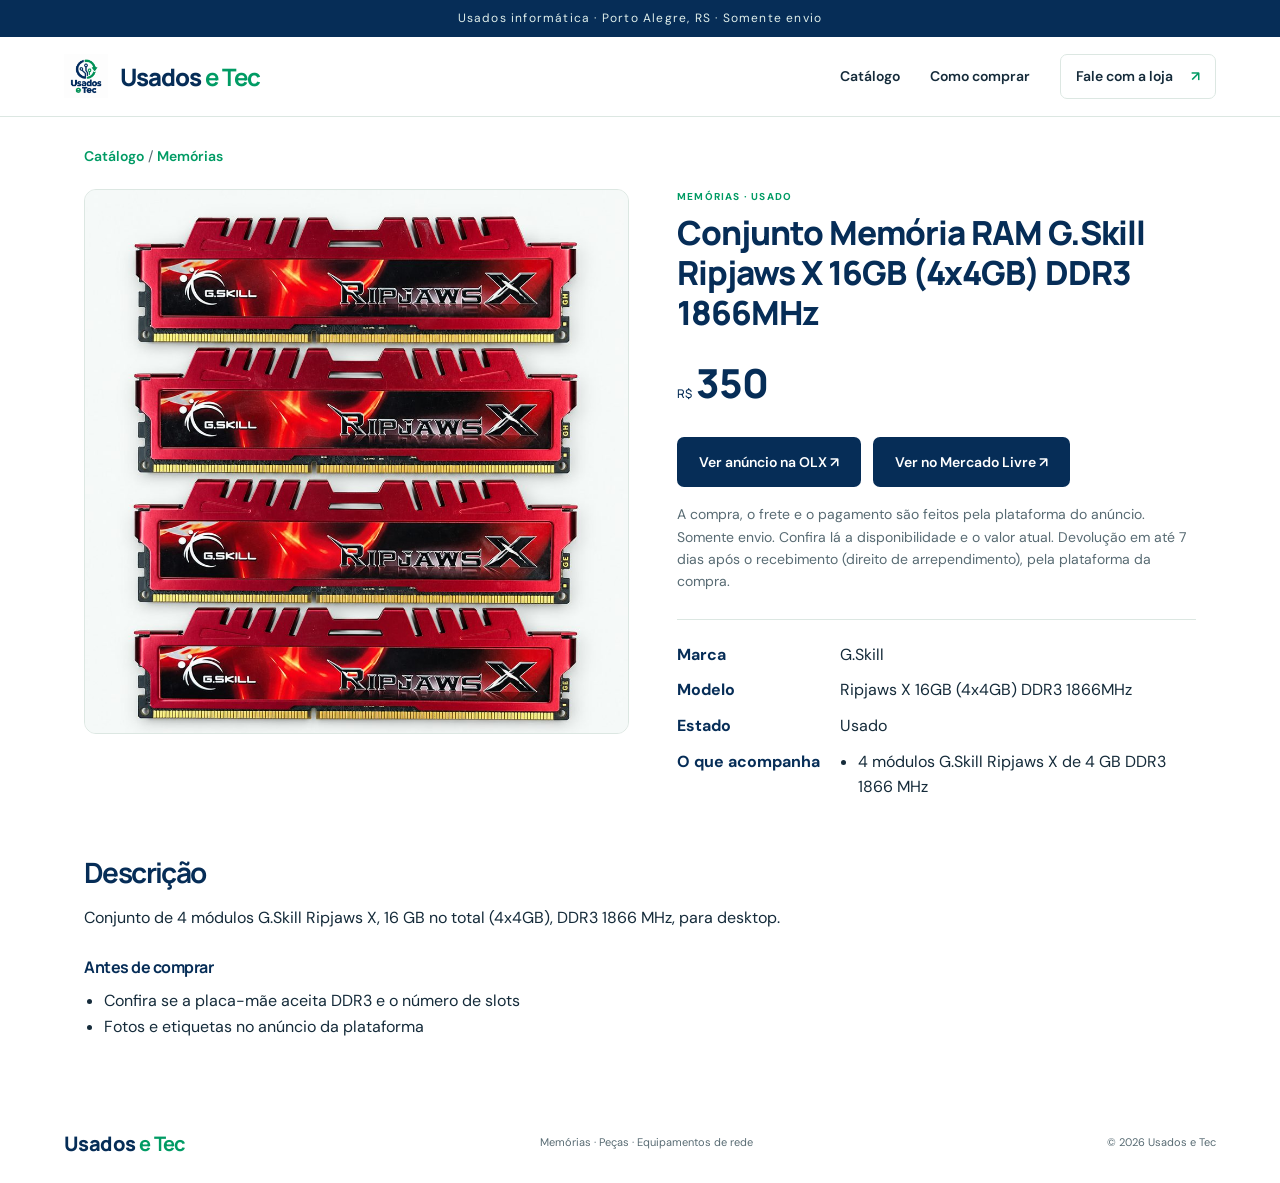
<file: produto/memoria-gskill-ripjaws-x-16gb-4x4gb-ddr3-1866.html>
<!doctype html>
<html lang="pt-BR"><head><meta charset="utf-8"><meta name="viewport" content="width=device-width,initial-scale=1"><meta name="theme-color" content="#062d57">
<title>Conjunto Memória RAM G.Skill Ripjaws X 16GB (4x4GB) DDR3 1866MHz | Usados e Tec</title>
<meta name="description" content="Conjunto de 4 módulos G.Skill Ripjaws X, 16 GB no total (4x4GB), DDR3 1866 MHz, para desktop. ANTES DE COMPRAR: Confira se a placa-mãe aceita DDR3 e o núme">
<link rel="canonical" href="https://usadosetec.com.br/produto/memoria-gskill-ripjaws-x-16gb-4x4gb-ddr3-1866.html">
<meta property="og:type" content="product"><meta property="og:title" content="Conjunto Memória RAM G.Skill Ripjaws X 16GB (4x4GB) DDR3 1866MHz"><meta property="og:description" content="Conjunto de 4 módulos G.Skill Ripjaws X, 16 GB no total (4x4GB), DDR3 1866 MHz, para desktop. ANTES DE COMPRAR: Confira se a placa-mãe aceita DDR3 e o núme"><meta property="og:image" content="https://usadosetec.com.br/assets/produtos/memoria-gskill-ripjaws-x-16gb-4x4gb-ddr3-1866-1.jpg"><meta property="og:url" content="https://usadosetec.com.br/produto/memoria-gskill-ripjaws-x-16gb-4x4gb-ddr3-1866.html">
<meta property="product:price:amount" content="350.00"><meta property="product:price:currency" content="BRL"><meta property="product:condition" content="used"><meta property="product:availability" content="in stock">
<link rel="icon" href="../assets/logo.png"><link rel="stylesheet" href="../style.css">
<script type="application/ld+json">{"@context": "https://schema.org", "@type": "Product", "name": "Conjunto Memória RAM G.Skill Ripjaws X 16GB (4x4GB) DDR3 1866MHz", "description": "Conjunto de 4 módulos G.Skill Ripjaws X, 16 GB no total (4x4GB), DDR3 1866 MHz, para desktop. ANTES DE COMPRAR: Confira se a placa-mãe aceita DDR3 e o número de slots Fotos e etiquetas no anúncio da plataforma", "image": ["https://usadosetec.com.br/assets/produtos/memoria-gskill-ripjaws-x-16gb-4x4gb-ddr3-1866-1.jpg"], "sku": "RAM-003", "category": "Memórias", "offers": {"@type": "Offer", "url": "https://usadosetec.com.br/produto/memoria-gskill-ripjaws-x-16gb-4x4gb-ddr3-1866.html", "priceCurrency": "BRL", "price": "350.00", "validFrom": "2026-11-25", "priceValidUntil": "2027-01-24", "availability": "https://schema.org/InStock", "itemCondition": "https://schema.org/UsedCondition", "seller": {"@type": "Organization", "name": "Usados e Tec"}, "hasMerchantReturnPolicy": {"@type": "MerchantReturnPolicy", "applicableCountry": "BR", "returnPolicyCategory": "https://schema.org/MerchantReturnFiniteReturnWindow", "merchantReturnDays": 7, "returnMethod": "https://schema.org/ReturnByMail", "returnFees": "https://schema.org/FreeReturn"}}, "brand": {"@type": "Brand", "name": "G.Skill"}}</script>
<script type="application/ld+json">{"@context": "https://schema.org", "@type": "BreadcrumbList", "itemListElement": [{"@type": "ListItem", "position": 1, "name": "Catálogo", "item": "https://usadosetec.com.br/"}, {"@type": "ListItem", "position": 2, "name": "Memórias", "item": "https://usadosetec.com.br/?categoria=memorias"}, {"@type": "ListItem", "position": 3, "name": "Conjunto Memória RAM G.Skill Ripjaws X 16GB (4x4GB) DDR3 1866MHz", "item": "https://usadosetec.com.br/produto/memoria-gskill-ripjaws-x-16gb-4x4gb-ddr3-1866.html"}]}</script>
</head>
<body>
<div class="topline">Usados informática · Porto Alegre, RS · Somente envio</div>
<header><a class="brand" href="../index.html" aria-label="Usados e Tec, início"><img src="../assets/logo.png" alt="Logo Usados e Tec"><span>Usados <b>e Tec</b></span></a><nav aria-label="Principal"><a href="../index.html#catalogo">Catálogo</a><a href="../index.html#como-comprar">Como comprar</a><a href="../index.html#contato" class="nav-contact">Fale com a loja <span aria-hidden="true">↗</span></a></nav></header>
<main class="product-page">
<p class="crumbs"><a href="../index.html#catalogo">Catálogo</a> / <a href="../index.html?categoria=memorias#catalogo">Memórias</a></p>
<div class="pp-grid">
<div class="pp-photos"><img class="pp-main" src="../assets/produtos/memoria-gskill-ripjaws-x-16gb-4x4gb-ddr3-1866-1.jpg" alt="Conjunto Memória RAM G.Skill Ripjaws X 16GB (4x4GB) DDR3 1866MHz"></div>
<div class="pp-info">
<p class="category">Memórias · Usado</p>
<h1>Conjunto Memória RAM G.Skill Ripjaws X 16GB (4x4GB) DDR3 1866MHz</h1>
<span class="price"><small>R$</small>350</span>
<div class="pp-buy"><a class="button primary" href="https://www.olx.com.br/vi/1551239840" target="_blank" rel="noopener">Ver anúncio na OLX ↗</a><a class="button primary" href="https://produto.mercadolivre.com.br/MLB-5433893897" target="_blank" rel="noopener">Ver no Mercado Livre ↗</a></div>
<p class="pp-note">A compra, o frete e o pagamento são feitos pela plataforma do anúncio. Somente envio. Confira lá a disponibilidade e o valor atual. Devolução em até 7 dias após o recebimento (direito de arrependimento), pela plataforma da compra.</p>
<dl><dt>Marca</dt><dd>G.Skill</dd><dt>Modelo</dt><dd>Ripjaws X 16GB (4x4GB) DDR3 1866MHz</dd><dt>Estado</dt><dd>Usado</dd><dt>O que acompanha</dt><dd><ul><li>4 módulos G.Skill Ripjaws X de 4 GB DDR3 1866 MHz</li></ul></dd></dl>
</div>
</div>
<section class="pp-desc"><h2>Descrição</h2>
<p>Conjunto de 4 módulos G.Skill Ripjaws X, 16 GB no total (4x4GB), DDR3 1866 MHz, para desktop.</p>
<h3>Antes de comprar</h3>
<ul><li>Confira se a placa-mãe aceita DDR3 e o número de slots</li><li>Fotos e etiquetas no anúncio da plataforma</li></ul>
</section>
</main>
<footer><a class="footer-brand" href="../index.html">Usados <b>e Tec</b></a><p>Memórias · Peças · Equipamentos de rede</p><span>© 2026 Usados e Tec</span></footer>
</body></html>
</file>
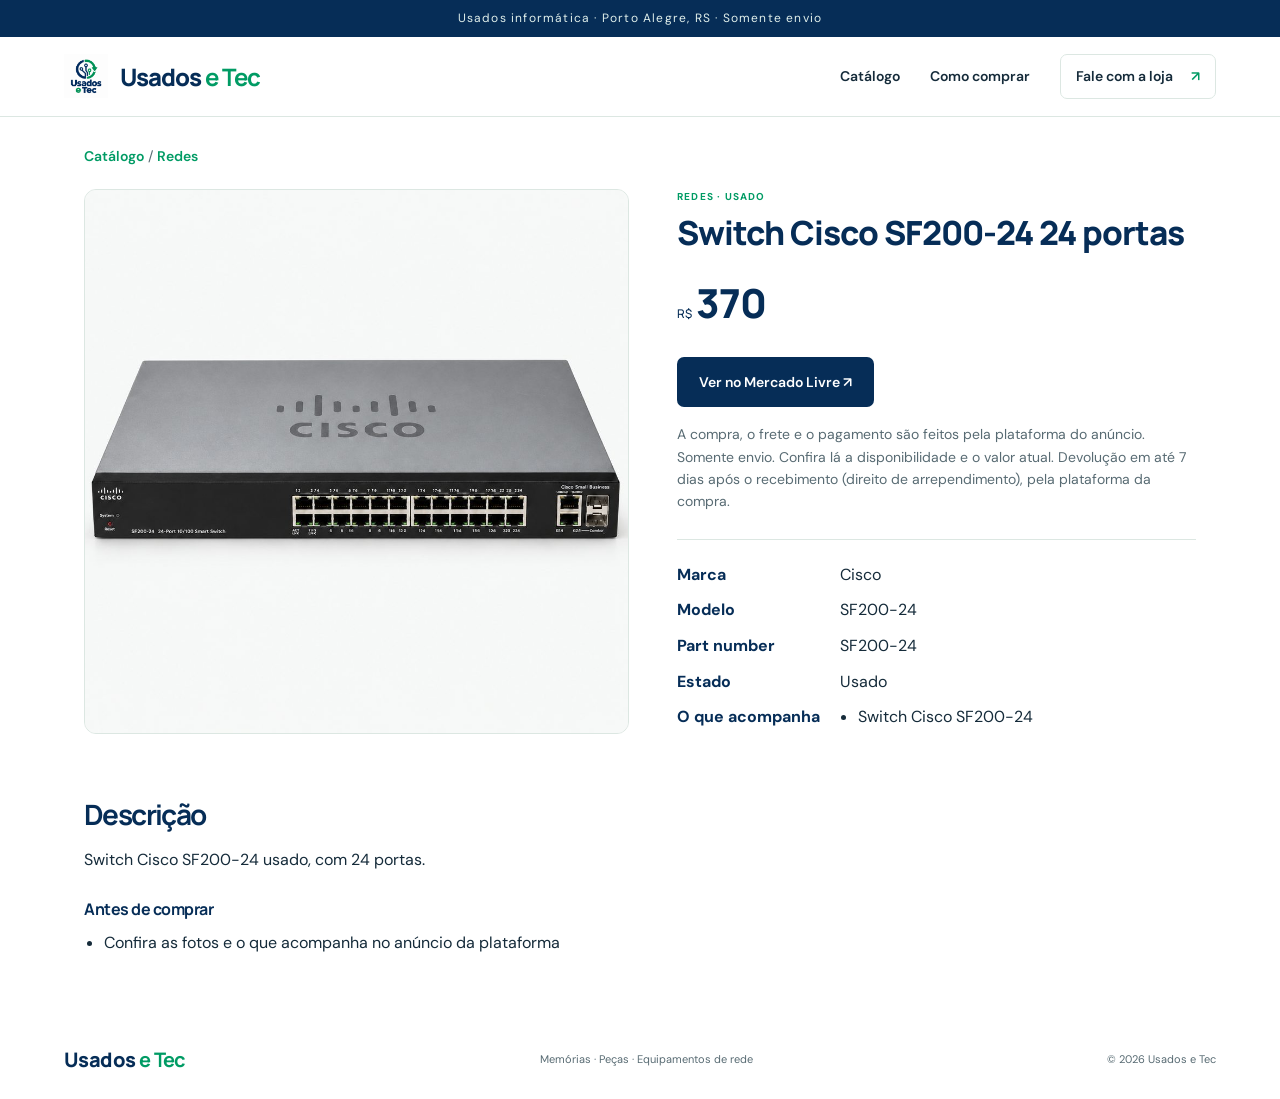
<file: produto/switch-cisco-sf200-24.html>
<!doctype html>
<html lang="pt-BR"><head><meta charset="utf-8"><meta name="viewport" content="width=device-width,initial-scale=1"><meta name="theme-color" content="#062d57">
<title>Switch Cisco SF200-24 24 portas | Usados e Tec</title>
<meta name="description" content="Switch Cisco SF200-24 usado, com 24 portas. ANTES DE COMPRAR: Confira as fotos e o que acompanha no anúncio da plataforma">
<link rel="canonical" href="https://usadosetec.com.br/produto/switch-cisco-sf200-24.html">
<meta property="og:type" content="product"><meta property="og:title" content="Switch Cisco SF200-24 24 portas"><meta property="og:description" content="Switch Cisco SF200-24 usado, com 24 portas. ANTES DE COMPRAR: Confira as fotos e o que acompanha no anúncio da plataforma"><meta property="og:image" content="https://usadosetec.com.br/assets/produtos/switch-cisco-sf200-24-1.jpg"><meta property="og:url" content="https://usadosetec.com.br/produto/switch-cisco-sf200-24.html">
<meta property="product:price:amount" content="370.00"><meta property="product:price:currency" content="BRL"><meta property="product:condition" content="used"><meta property="product:availability" content="in stock">
<link rel="icon" href="../assets/logo.png"><link rel="stylesheet" href="../style.css">
<script type="application/ld+json">{"@context": "https://schema.org", "@type": "Product", "name": "Switch Cisco SF200-24 24 portas", "description": "Switch Cisco SF200-24 usado, com 24 portas. ANTES DE COMPRAR: Confira as fotos e o que acompanha no anúncio da plataforma", "image": ["https://usadosetec.com.br/assets/produtos/switch-cisco-sf200-24-1.jpg"], "sku": "RED-001", "category": "Redes", "offers": {"@type": "Offer", "url": "https://usadosetec.com.br/produto/switch-cisco-sf200-24.html", "priceCurrency": "BRL", "price": "370.00", "validFrom": "2026-11-25", "priceValidUntil": "2027-01-24", "availability": "https://schema.org/InStock", "itemCondition": "https://schema.org/UsedCondition", "seller": {"@type": "Organization", "name": "Usados e Tec"}, "hasMerchantReturnPolicy": {"@type": "MerchantReturnPolicy", "applicableCountry": "BR", "returnPolicyCategory": "https://schema.org/MerchantReturnFiniteReturnWindow", "merchantReturnDays": 7, "returnMethod": "https://schema.org/ReturnByMail", "returnFees": "https://schema.org/FreeReturn"}}, "brand": {"@type": "Brand", "name": "Cisco"}, "mpn": "SF200-24"}</script>
<script type="application/ld+json">{"@context": "https://schema.org", "@type": "BreadcrumbList", "itemListElement": [{"@type": "ListItem", "position": 1, "name": "Catálogo", "item": "https://usadosetec.com.br/"}, {"@type": "ListItem", "position": 2, "name": "Redes", "item": "https://usadosetec.com.br/?categoria=redes"}, {"@type": "ListItem", "position": 3, "name": "Switch Cisco SF200-24 24 portas", "item": "https://usadosetec.com.br/produto/switch-cisco-sf200-24.html"}]}</script>
</head>
<body>
<div class="topline">Usados informática · Porto Alegre, RS · Somente envio</div>
<header><a class="brand" href="../index.html" aria-label="Usados e Tec, início"><img src="../assets/logo.png" alt="Logo Usados e Tec"><span>Usados <b>e Tec</b></span></a><nav aria-label="Principal"><a href="../index.html#catalogo">Catálogo</a><a href="../index.html#como-comprar">Como comprar</a><a href="../index.html#contato" class="nav-contact">Fale com a loja <span aria-hidden="true">↗</span></a></nav></header>
<main class="product-page">
<p class="crumbs"><a href="../index.html#catalogo">Catálogo</a> / <a href="../index.html?categoria=redes#catalogo">Redes</a></p>
<div class="pp-grid">
<div class="pp-photos"><img class="pp-main" src="../assets/produtos/switch-cisco-sf200-24-1.jpg" alt="Switch Cisco SF200-24 24 portas"></div>
<div class="pp-info">
<p class="category">Redes · Usado</p>
<h1>Switch Cisco SF200-24 24 portas</h1>
<span class="price"><small>R$</small>370</span>
<div class="pp-buy"><a class="button primary" href="https://produto.mercadolivre.com.br/MLB-5433871501" target="_blank" rel="noopener">Ver no Mercado Livre ↗</a></div>
<p class="pp-note">A compra, o frete e o pagamento são feitos pela plataforma do anúncio. Somente envio. Confira lá a disponibilidade e o valor atual. Devolução em até 7 dias após o recebimento (direito de arrependimento), pela plataforma da compra.</p>
<dl><dt>Marca</dt><dd>Cisco</dd><dt>Modelo</dt><dd>SF200-24</dd><dt>Part number</dt><dd>SF200-24</dd><dt>Estado</dt><dd>Usado</dd><dt>O que acompanha</dt><dd><ul><li>Switch Cisco SF200-24</li></ul></dd></dl>
</div>
</div>
<section class="pp-desc"><h2>Descrição</h2>
<p>Switch Cisco SF200-24 usado, com 24 portas.</p>
<h3>Antes de comprar</h3>
<ul><li>Confira as fotos e o que acompanha no anúncio da plataforma</li></ul>
</section>
</main>
<footer><a class="footer-brand" href="../index.html">Usados <b>e Tec</b></a><p>Memórias · Peças · Equipamentos de rede</p><span>© 2026 Usados e Tec</span></footer>
</body></html>
</file>
<file: style.css>
@import url('https://fonts.googleapis.com/css2?family=DM+Sans:wght@400;500;600;700&family=Manrope:wght@400;500;600;700;800&display=swap');
:root{--navy:#062d57;--green:#009b64;--ink:#152b3a;--muted:#586b73;--line:#dce7e2;--paper:#f7faf8}*{box-sizing:border-box}html{scroll-behavior:smooth;scroll-padding-top:100px}body{margin:0;background:#fff;color:var(--ink);font:16px/1.6 'DM Sans',Arial,sans-serif}a{color:inherit;text-decoration:none}button,input{font:inherit}button,a{ -webkit-tap-highlight-color:transparent}button{cursor:pointer}a:focus-visible,button:focus-visible,input:focus-visible,summary:focus-visible{outline:3px solid #3fa5e4;outline-offset:4px}img{max-width:100%}.topline{background:var(--navy);color:#e0efeb;text-align:center;padding:9px 20px;font-size:12px;letter-spacing:.1em}header{display:flex;align-items:center;justify-content:space-between;padding:17px max(5vw,24px);border-bottom:1px solid var(--line);background:rgba(255,255,255,.97);position:sticky;top:0;z-index:10}.brand{display:flex;align-items:center;gap:12px;color:var(--navy);font:800 24px Manrope,Arial,sans-serif;letter-spacing:-1px}.brand img{width:44px;height:44px;object-fit:contain}.brand b,.footer-brand b{color:var(--green)}nav{display:flex;align-items:center;gap:30px;font-size:14px;font-weight:600}.nav-contact{border:1px solid var(--line);border-radius:7px;padding:10px 15px}.nav-contact span{padding-left:15px;color:var(--green)}nav a:hover{color:var(--green)}h1,h2,h3,p{margin:0}h1,h2,h3{font-family:Manrope,Arial,sans-serif}h1{font-size:clamp(42px,4.5vw,72px);line-height:1.1;letter-spacing:-3px;font-weight:800;color:var(--navy)}h1 em{font-style:normal;color:var(--green)}h2{font-size:clamp(30px,3vw,44px);line-height:1.2;letter-spacing:-1.6px;color:var(--navy)}h3{font-size:18px;letter-spacing:-.5px}.hero{display:grid;grid-template-columns:1.1fr 1fr;min-height:620px;padding:64px 5vw 54px;gap:40px;background:linear-gradient(125deg,#fff 60%,#eef8f2)}.hero-copy{display:flex;flex-direction:column;align-items:flex-start;justify-content:center}.eyebrow{font-size:12px;font-weight:700;letter-spacing:.14em;text-transform:uppercase;margin-bottom:24px;color:var(--green)}.eyebrow span{display:inline-block;width:7px;height:7px;border-radius:50%;background:var(--green);margin-right:8px}.lead{font-size:18px;max-width:510px;color:var(--muted);margin-top:26px;line-height:1.7}.hero-actions{display:flex;gap:25px;align-items:center;margin-top:32px}.button{display:inline-flex;gap:28px;align-items:center;font-weight:600;font-size:14px;padding:14px 22px;border-radius:7px}.primary{background:var(--navy);color:white}.primary:hover{background:#09477d}.text-link{font-size:14px;font-weight:600;color:var(--navy)}.hero-foot{display:flex;gap:20px;margin-top:45px;border-top:1px solid var(--line);padding-top:18px;font-size:11px;color:var(--muted)}.hero-visual{position:relative;display:grid;place-items:center;overflow:hidden;border-radius:28px;background:#f1f7f3;min-height:440px;border:1px solid #e2ece5}.hero-logo{width:65%;position:relative;mix-blend-mode:multiply}.orbit{position:absolute;border:1px solid #c6e0d5;border-radius:50%;width:480px;height:480px;right:-250px;top:-240px}.orbit-two{width:580px;height:580px;right:-300px;top:-290px}.visual-caption{position:absolute;bottom:25px;left:25px;right:25px;display:flex;justify-content:space-between;font-size:9px;font-weight:700;letter-spacing:.12em;color:#54736b}.visual-caption span{font-weight:400}.principles{display:flex;justify-content:space-between;gap:25px;background:var(--navy);padding:22px 5vw;color:#ebf4f1;font-size:13px}.principles p{display:flex;align-items:center;gap:12px}.principles span{color:#65d4a4;font-size:20px}.catalog-section{padding:85px 5vw}.section-heading{display:flex;justify-content:space-between;align-items:flex-end;gap:24px;margin-bottom:34px}.section-heading .eyebrow{margin-bottom:15px}.section-heading>p{font-size:14px;color:var(--muted)}.catalog-controls{display:flex;justify-content:space-between;align-items:center;gap:20px;border-bottom:1px solid var(--line);padding-bottom:22px}.filters{display:flex;gap:8px;flex-wrap:wrap}.filters button{border:1px solid transparent;background:transparent;color:var(--muted);font-size:14px;padding:10px 18px;border-radius:6px}.filters button.active{color:var(--navy);border-color:#d5e6dd;background:#eef6f1;font-weight:700}.search{display:flex;align-items:center;gap:10px;border:1px solid var(--line);padding:9px 14px;border-radius:7px;min-width:285px}.search span{font-size:22px;color:var(--green)}.search input{border:0;background:none;width:100%;min-width:0;font-size:13px;color:var(--ink);outline:none}.results-line{display:flex;justify-content:space-between;font-size:12px;color:var(--muted);margin:17px 0 25px}.product-grid{display:grid;grid-template-columns:repeat(3,1fr);gap:30px 24px}.product{border:1px solid var(--line);border-radius:12px;overflow:hidden;background:white;display:flex;flex-direction:column;transition:transform .2s,box-shadow .2s}.product:hover{transform:translateY(-4px);box-shadow:0 12px 30px #062d570d}.photo-button{padding:0;background:#eff4f0;border:0;width:100%;height:235px;overflow:hidden;position:relative}.photo-button img{width:100%;height:100%;object-fit:contain;background:var(--paper);transition:transform .4s}.product:hover .photo-button img{transform:scale(1.04)}.condition{position:absolute;top:12px;left:12px;background:#ffffffed;padding:3px 9px;border-radius:4px;font-size:10px;color:var(--navy);font-weight:700}.product-body{padding:20px;display:flex;flex-direction:column;flex:1}.category{font-size:10px;text-transform:uppercase;letter-spacing:.12em;color:var(--green);font-weight:700;margin-bottom:8px}.product h3{font-size:16px;color:var(--navy);line-height:1.45;margin-bottom:9px}.model{font-size:11px;color:var(--muted);margin-bottom:20px;word-break:break-word}.card-bottom{display:flex;align-items:center;justify-content:space-between;margin-top:auto;gap:10px;border-top:1px solid #edf2ee;padding-top:15px}.price{font-family:Manrope,sans-serif;font-size:24px;font-weight:800;letter-spacing:-1px;color:var(--navy)}.price small{font-size:12px;font-weight:500;letter-spacing:0;margin-right:4px}.details-button{border:0;background:none;padding:7px 0;font-size:12px;font-weight:700;color:var(--green)}.ad-link{display:block;background:#f0f7f3;text-align:center;font-size:13px;font-weight:600;color:var(--navy);padding:12px;border-radius:5px;margin-top:15px}.ad-link:hover{background:#def0e5}.catalog-note{font-size:12px;color:var(--muted);line-height:1.8;margin-top:28px;max-width:800px}.empty{grid-column:1/-1;padding:50px;background:var(--paper);text-align:center;border-radius:10px}.how-section{background:var(--paper);display:grid;grid-template-columns:1fr 1fr;gap:10vw;padding:75px 7vw;border-top:1px solid var(--line);border-bottom:1px solid var(--line)}.how-section>div>p:last-child{color:var(--muted);font-size:15px;max-width:380px;margin-top:23px}.how-section ol{list-style:none;padding:0;margin:0;display:flex;flex-direction:column;gap:30px}.how-section li{display:flex;gap:20px}.how-section li>span{font:700 13px Manrope,sans-serif;color:var(--green);padding-top:4px}.how-section li p{font-size:14px;color:var(--muted);margin-top:7px;max-width:420px}.about{padding:85px 8vw;display:grid;grid-template-columns:.8fr 1fr;gap:10vw;align-items:center}.about-mark{border-radius:50%;background:#f0f7f2;aspect-ratio:1;display:grid;place-items:center;max-width:350px;border:1px solid var(--line)}.about-mark img{width:65%;mix-blend-mode:multiply}.about p:not(.eyebrow){color:var(--muted);font-size:15px;margin-top:22px}.faq{padding:0 8vw 80px}.faq .section-heading{margin-bottom:24px}.faq details{border-top:1px solid var(--line);padding:19px 0}.faq details:last-child{border-bottom:1px solid var(--line)}summary{cursor:pointer;list-style:none;display:flex;justify-content:space-between;gap:18px;font-weight:600;font-size:15px}summary:after{content:'+';font-size:21px;color:var(--green);line-height:1}details[open] summary:after{content:'−'}details p{padding:15px 35px 0 0;color:var(--muted);font-size:14px;max-width:850px}.contact{background:var(--navy);color:white;padding:65px 7vw;display:flex;align-items:center;justify-content:space-between;gap:35px}.contact h2{color:white}.contact .eyebrow{color:#65d4a4}.contact p:last-child{color:#c2d2de;margin-top:20px;font-size:14px}.contact>a{border-bottom:1px solid #64819b;padding:15px 0;font-size:clamp(16px,2vw,25px);white-space:nowrap}.contact>a span{color:#65d4a4;padding-left:15px}footer{display:flex;align-items:center;justify-content:space-between;padding:26px 5vw;gap:20px;font-size:11px;color:var(--muted)}.footer-brand{font:800 20px Manrope,sans-serif;color:var(--navy);letter-spacing:-.6px}dialog{border:0;border-radius:15px;padding:0;width:min(850px,92vw);color:var(--ink);box-shadow:0 30px 90px #0003}dialog::backdrop{background:#062d5788;backdrop-filter:blur(3px)}.close-dialog{position:absolute;right:12px;top:12px;border:1px solid var(--line);border-radius:50%;background:#fff;width:35px;height:35px;font-size:24px;z-index:2}.detail-layout{display:grid;grid-template-columns:1fr 1fr}.detail-layout>img{width:100%;height:100%;min-height:430px;object-fit:contain;background:var(--paper)}.detail-info{padding:48px 30px 30px}.detail-info h2{font-size:25px;letter-spacing:-.6px}.detail-info .price{display:block;margin:20px 0}.detail-info dl{font-size:13px}.detail-info dt{font-weight:700;margin-top:16px;color:var(--navy)}.detail-info dd{margin:5px 0;color:var(--muted)}.detail-info .ad-link{margin-top:25px}.detail-info>p:last-child{font-size:11px;color:var(--muted);margin-top:12px}@media(min-width:1550px){main,header,footer,.topline{padding-left:max(5vw,calc((100vw - 1450px)/2));padding-right:max(5vw,calc((100vw - 1450px)/2))}main{padding:0}.hero,.catalog-section{padding-left:max(5vw,calc((100vw - 1450px)/2));padding-right:max(5vw,calc((100vw - 1450px)/2))}}@media(max-width:900px){nav{gap:17px}.hero{gap:25px;padding-top:45px;min-height:530px}h1{letter-spacing:-2px}.hero-foot{flex-wrap:wrap;gap:10px}.hero-visual{min-height:350px}.visual-caption{font-size:8px}.visual-caption span{display:none}.principles{font-size:11px;gap:12px}.product-grid{grid-template-columns:repeat(2,1fr)}.catalog-controls{flex-direction:column;align-items:stretch}.search{min-width:0}.about{gap:5vw}.contact{flex-direction:column;align-items:flex-start}.how-section{gap:5vw}}@media(max-width:600px){header{padding:12px 20px}.brand{font-size:20px;gap:6px}.brand img{width:35px;height:35px}nav a:not(.nav-contact){display:none}.nav-contact{font-size:11px;padding:8px 10px}.nav-contact span{padding-left:5px}.topline{font-size:9px;letter-spacing:.06em}.hero{display:flex;flex-direction:column;padding:37px 22px 30px;gap:32px}h1{font-size:43px;letter-spacing:-2px}.eyebrow{font-size:9px;letter-spacing:.1em;margin-bottom:20px}.lead{font-size:16px;margin-top:21px}.hero-actions{gap:19px}.button{padding:13px 16px;font-size:12px;gap:18px}.text-link{font-size:12px}.hero-foot{font-size:9px;margin-top:30px;gap:12px}.hero-visual{min-height:300px}.hero-logo{width:58%}.principles{flex-direction:column;padding:18px 22px;gap:9px;font-size:12px}.principles span{font-size:17px}.catalog-section{padding:48px 20px}.section-heading{display:block;margin-bottom:25px}.section-heading>p{margin-top:15px;font-size:13px}h2{font-size:31px;letter-spacing:-1px}.filters{gap:3px}.filters button{padding:8px 11px;font-size:12px}.product-grid{grid-template-columns:1fr;gap:24px}.photo-button{height:265px}.product-body{padding:21px}.product h3{font-size:18px}.how-section{grid-template-columns:1fr;padding:45px 24px;gap:35px}.about{grid-template-columns:1fr;padding:50px 24px;gap:30px}.about-mark{width:210px;margin:auto}.faq{padding:0 24px 45px}summary{font-size:14px}.contact{padding:42px 24px;gap:20px}.contact>a{font-size:17px}footer{flex-direction:column;align-items:flex-start;padding:25px 24px;gap:9px}.detail-layout{grid-template-columns:1fr}.detail-layout>img{height:230px;min-height:0}.detail-info{padding:25px}.detail-info h2{font-size:24px}}@media(prefers-reduced-motion:reduce){html{scroll-behavior:auto}*{transition:none!important}}

/* ---- gerado por site/gerar_site.py: páginas de produto ---- */
.product[hidden]{display:none}
.product h3 a:hover{color:var(--green)}
.product .ad-link+.ad-link{margin-top:6px}
.product-page{padding:28px max(5vw,16px) 64px;max-width:1240px;margin:0 auto}
.crumbs{font-size:14px;color:var(--muted);margin-bottom:22px}.crumbs a{color:var(--green);font-weight:600}
.pp-grid{display:grid;grid-template-columns:minmax(0,1.05fr) minmax(0,1fr);gap:48px;align-items:start}
.pp-main{width:100%;aspect-ratio:1;object-fit:contain;background:var(--paper);border:1px solid var(--line);border-radius:12px}
.pp-thumbs{display:grid;grid-template-columns:repeat(auto-fill,minmax(96px,1fr));gap:10px;margin-top:12px}
.pp-thumbs img{width:100%;aspect-ratio:1;object-fit:cover;border:1px solid var(--line);border-radius:8px;background:var(--paper)}
.product-page h1{font-size:clamp(26px,2.6vw,36px);letter-spacing:-1px;line-height:1.2;margin:8px 0 18px}
.pp-info .price{display:block;font-size:40px;margin-bottom:22px}
.pp-buy{display:flex;flex-wrap:wrap;gap:12px}
.pp-note{font-size:14px;color:var(--muted);margin:16px 0 26px}
.pp-info dl{display:grid;grid-template-columns:max-content 1fr;gap:10px 20px;margin:0;border-top:1px solid var(--line);padding-top:22px}
.pp-info dt{font-weight:700;color:var(--navy)}.pp-info dd{margin:0}.pp-info dd ul{margin:0;padding-left:18px}
.pp-desc{margin-top:56px;max-width:780px}.pp-desc h2{font-size:28px;margin-bottom:16px}
.pp-desc h3{font-size:16px;margin:24px 0 8px;color:var(--navy)}.pp-desc p{margin:0 0 10px}.pp-desc ul{margin:0;padding-left:20px}
@media (max-width:820px){.pp-grid{grid-template-columns:1fr;gap:28px}.pp-info dl{grid-template-columns:1fr;gap:2px}.pp-info dd{margin-bottom:10px}}
</file>
